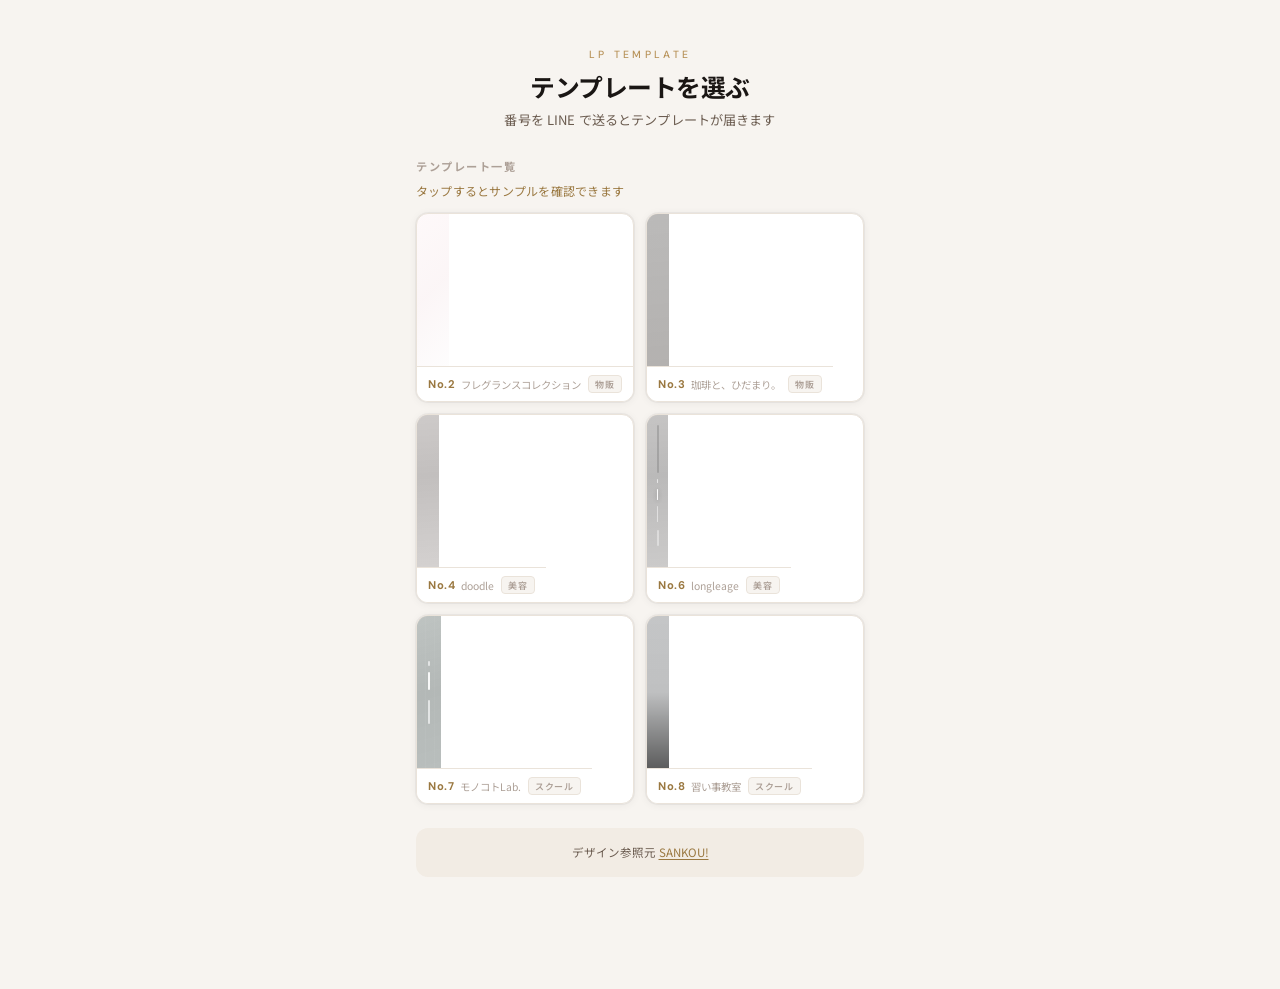
<file: index.html>
<!DOCTYPE html>
<html lang="ja">
<head>
  <meta charset="UTF-8">
  <meta name="viewport" content="width=device-width, initial-scale=1.0, viewport-fit=cover">
  <meta name="theme-color" content="#F7F4F0">
  <title>LP テンプレート選択</title>
  <link rel="preconnect" href="https://fonts.googleapis.com">
  <link rel="preconnect" href="https://fonts.gstatic.com" crossorigin>
  <link href="https://fonts.googleapis.com/css2?family=Noto+Sans+JP:wght@300;400;500;700&family=DM+Sans:wght@300;400;500;700&display=swap" rel="stylesheet">
  <link rel="stylesheet" href="css/style.css">
</head>
<body>

  <div class="page">

    <!-- ヘッダー -->
    <header class="header">
      <span class="header-eyebrow">LP TEMPLATE</span>
      <h1 class="header-title">テンプレートを選ぶ</h1>
      <p class="header-sub">番号を LINE で送るとテンプレートが届きます</p>
    </header>

    <!-- テンプレート一覧 -->
    <section class="section">
      <p class="section-label">テンプレート一覧</p>
      <p class="templates-hint">タップするとサンプルを確認できます</p>
      <div class="templates-grid" id="templates-grid"></div>
    </section>

    <!-- デザイン参照元 -->
    <section class="section section-note">
      <div class="note-card">
        <p class="note-source">
          デザイン参照元
          <a href="https://sankoudesign.com/" target="_blank" rel="noopener noreferrer" class="note-link">SANKOU!</a>
        </p>
      </div>
    </section>

    <!-- アクションバー（画面下固定） -->
    <div class="action-bar" id="action-bar" hidden>
      <div class="action-num">
        <span class="action-num-label">選択中</span>
        <span class="action-num-value" id="action-num-value">—</span>
      </div>
      <button type="button" class="btn-preview-open" id="btn-preview-open">サンプルを見る</button>
      <a class="btn-line" id="btn-line" href="#" target="_blank" rel="noopener noreferrer">
        <span class="btn-line-icon"></span>
        <span>LINE で送る</span>
      </a>
    </div>

  </div>

  <!-- モーダル（ボトムシート） -->
  <div class="modal" id="modal" hidden aria-modal="true" role="dialog" aria-label="サンプル LP プレビュー">
    <div class="modal-backdrop" id="modal-backdrop"></div>
    <div class="modal-sheet" id="modal-sheet">

      <div class="modal-handle"></div>

      <div class="modal-header">
        <div class="modal-header-info">
          <span class="modal-num" id="modal-num">No.1</span>
          <span class="modal-name" id="modal-name"></span>
        </div>
        <button type="button" class="modal-close" id="modal-close" aria-label="閉じる">
          <span class="modal-close-icon"></span>
        </button>
      </div>

      <div class="modal-body">
        <div class="modal-loading" id="modal-loading">
          <div class="loading-spinner"></div>
          <p>読み込み中…</p>
        </div>
        <iframe
          id="modal-iframe"
          class="modal-iframe"
          src="about:blank"
          title="LP サンプルプレビュー"
          scrolling="yes"
          loading="lazy"
        ></iframe>
      </div>

      <div class="modal-footer">
        <p class="modal-footer-note">この番号を LINE で送ると案内が届きます</p>
        <a class="btn-line-modal" id="btn-line-modal" href="#" target="_blank" rel="noopener noreferrer">
          <span class="btn-line-icon"></span>
          <span id="btn-line-modal-text">LINE で送る</span>
        </a>
      </div>

    </div>
  </div>

  <script src="js/app.js"></script>
</body>
</html>
</file>
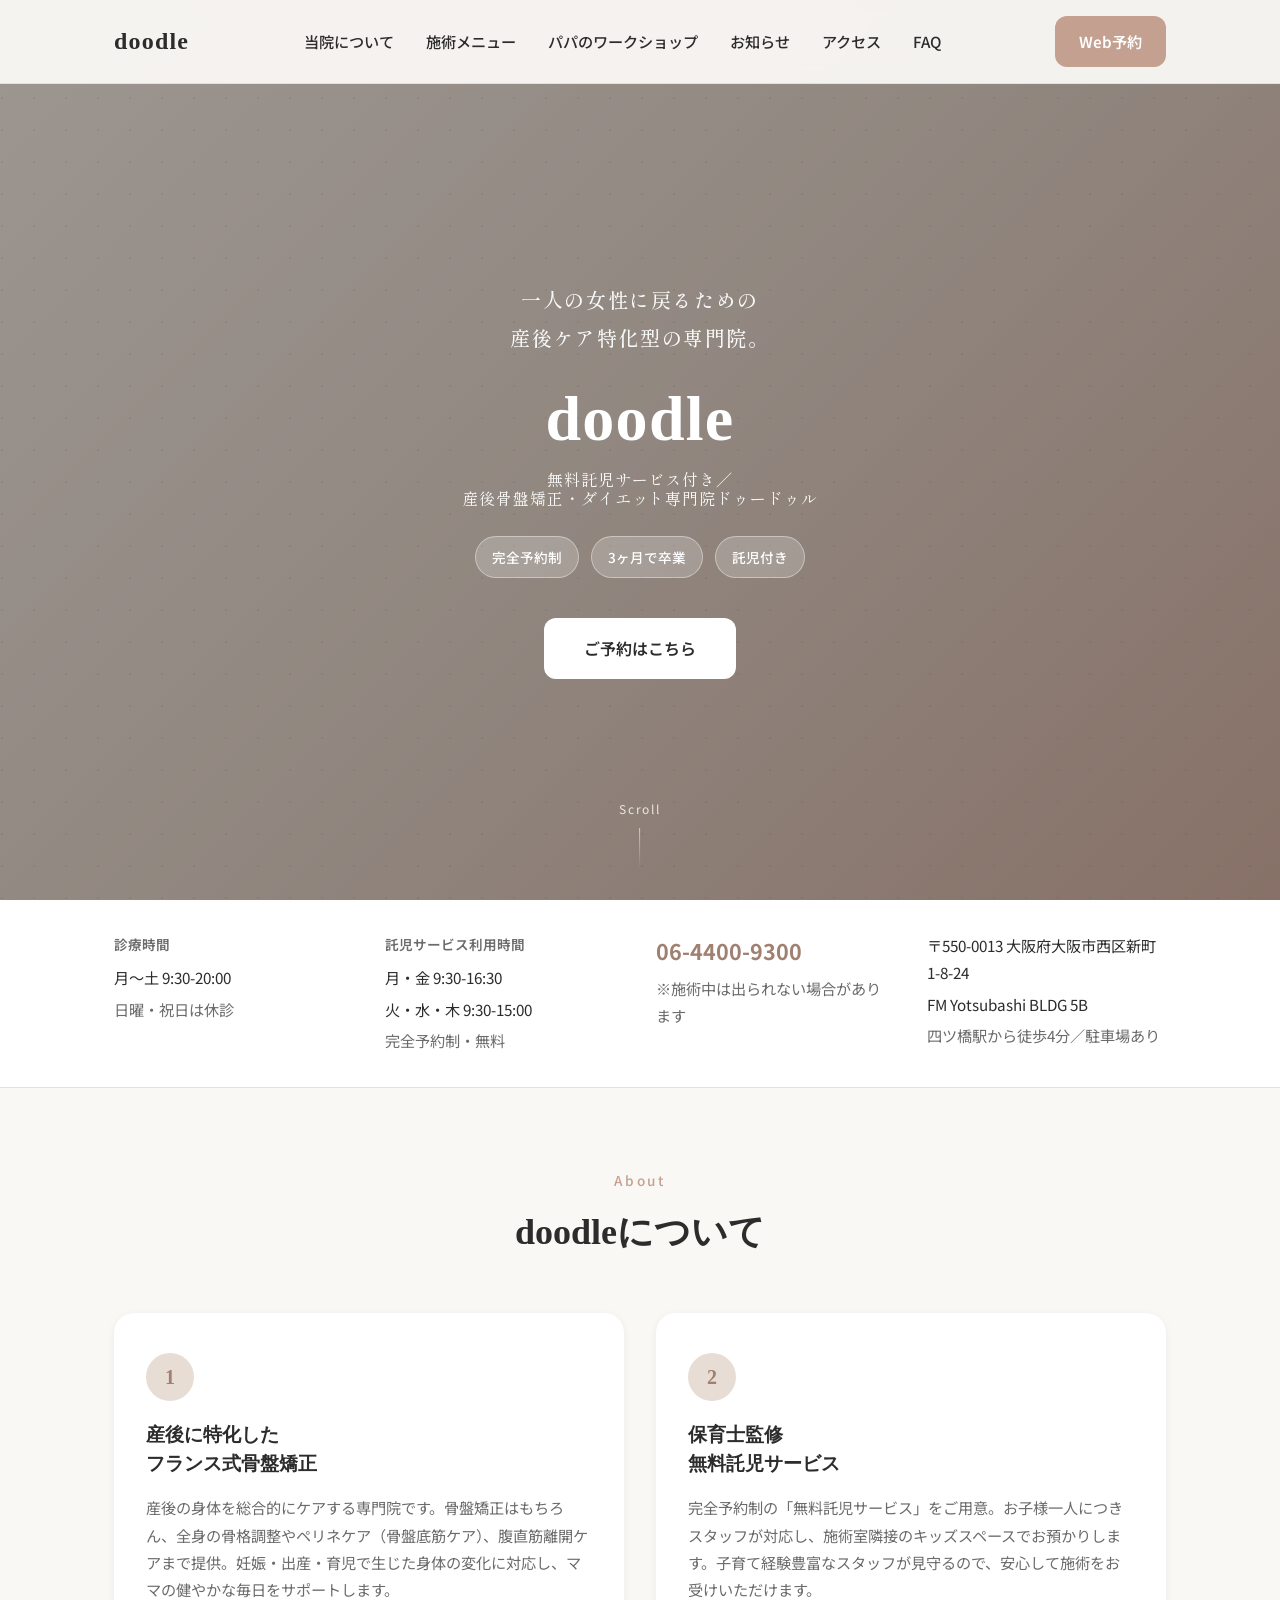
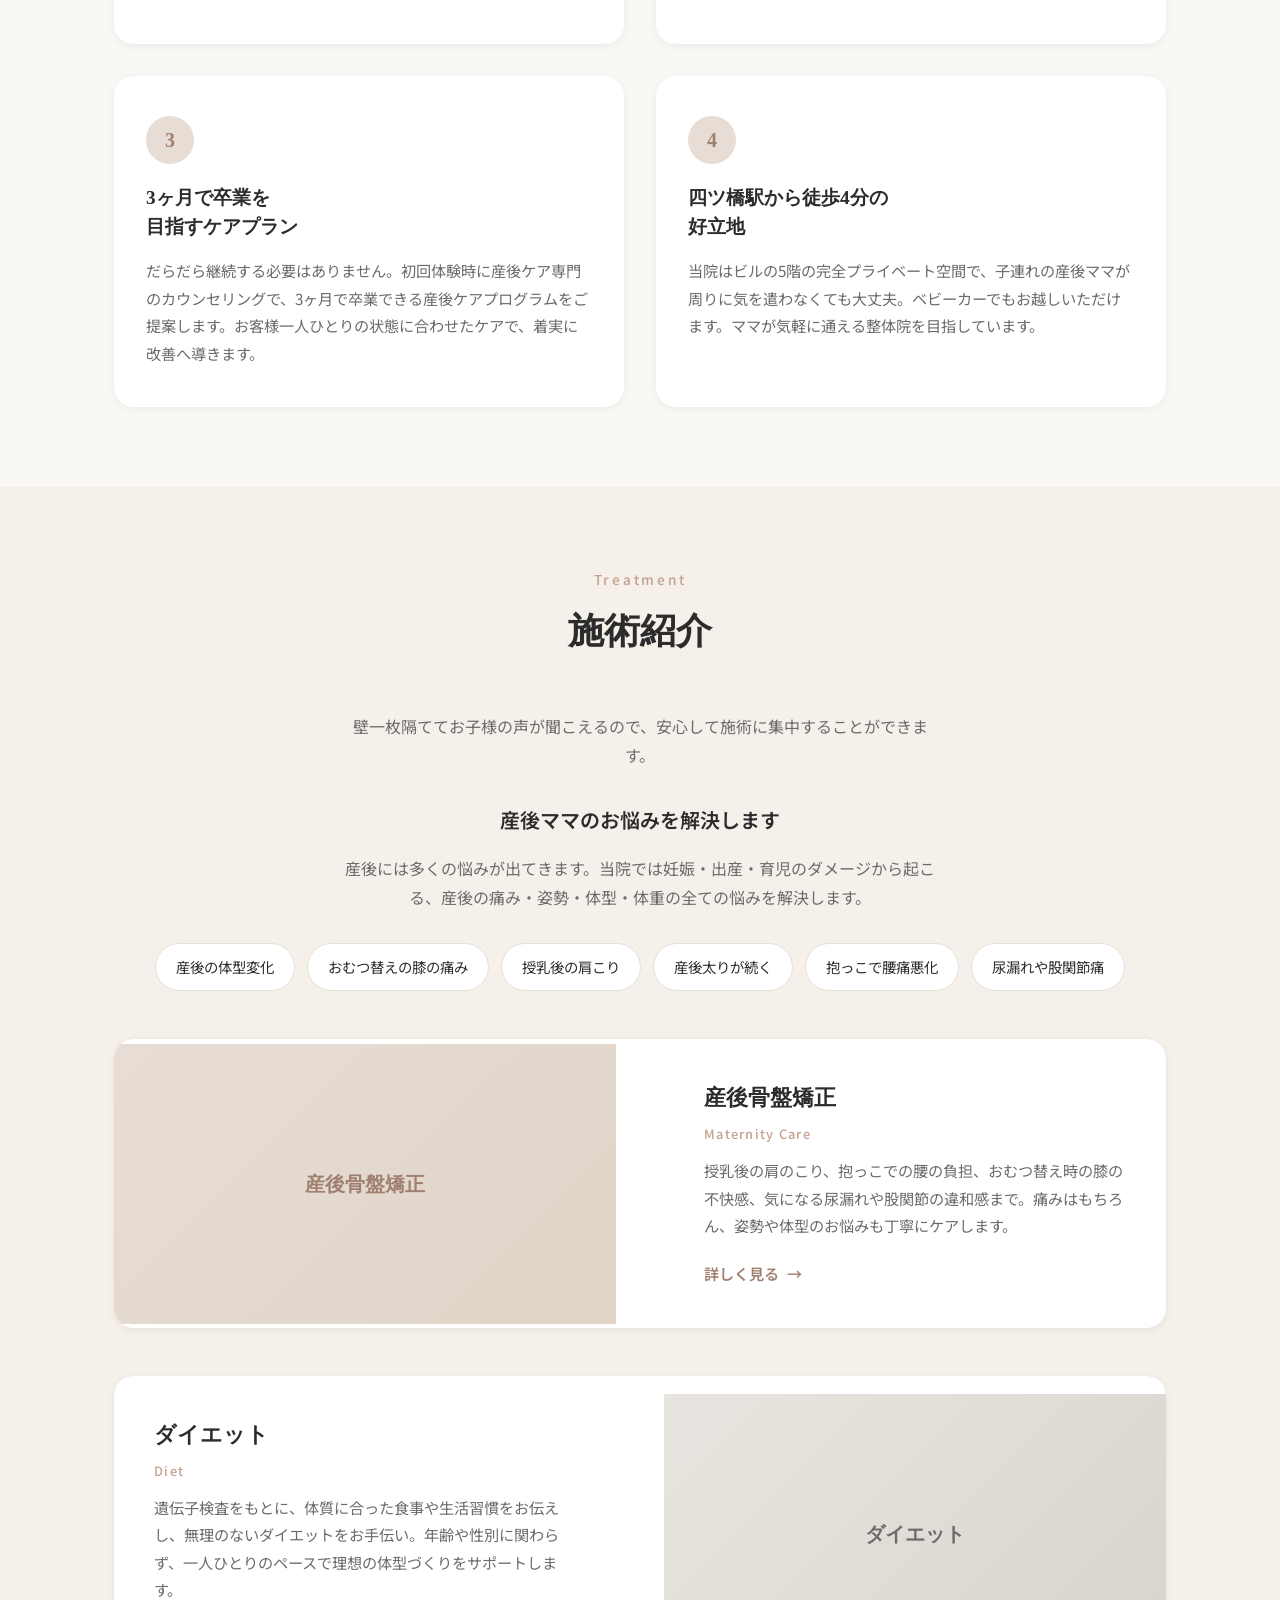
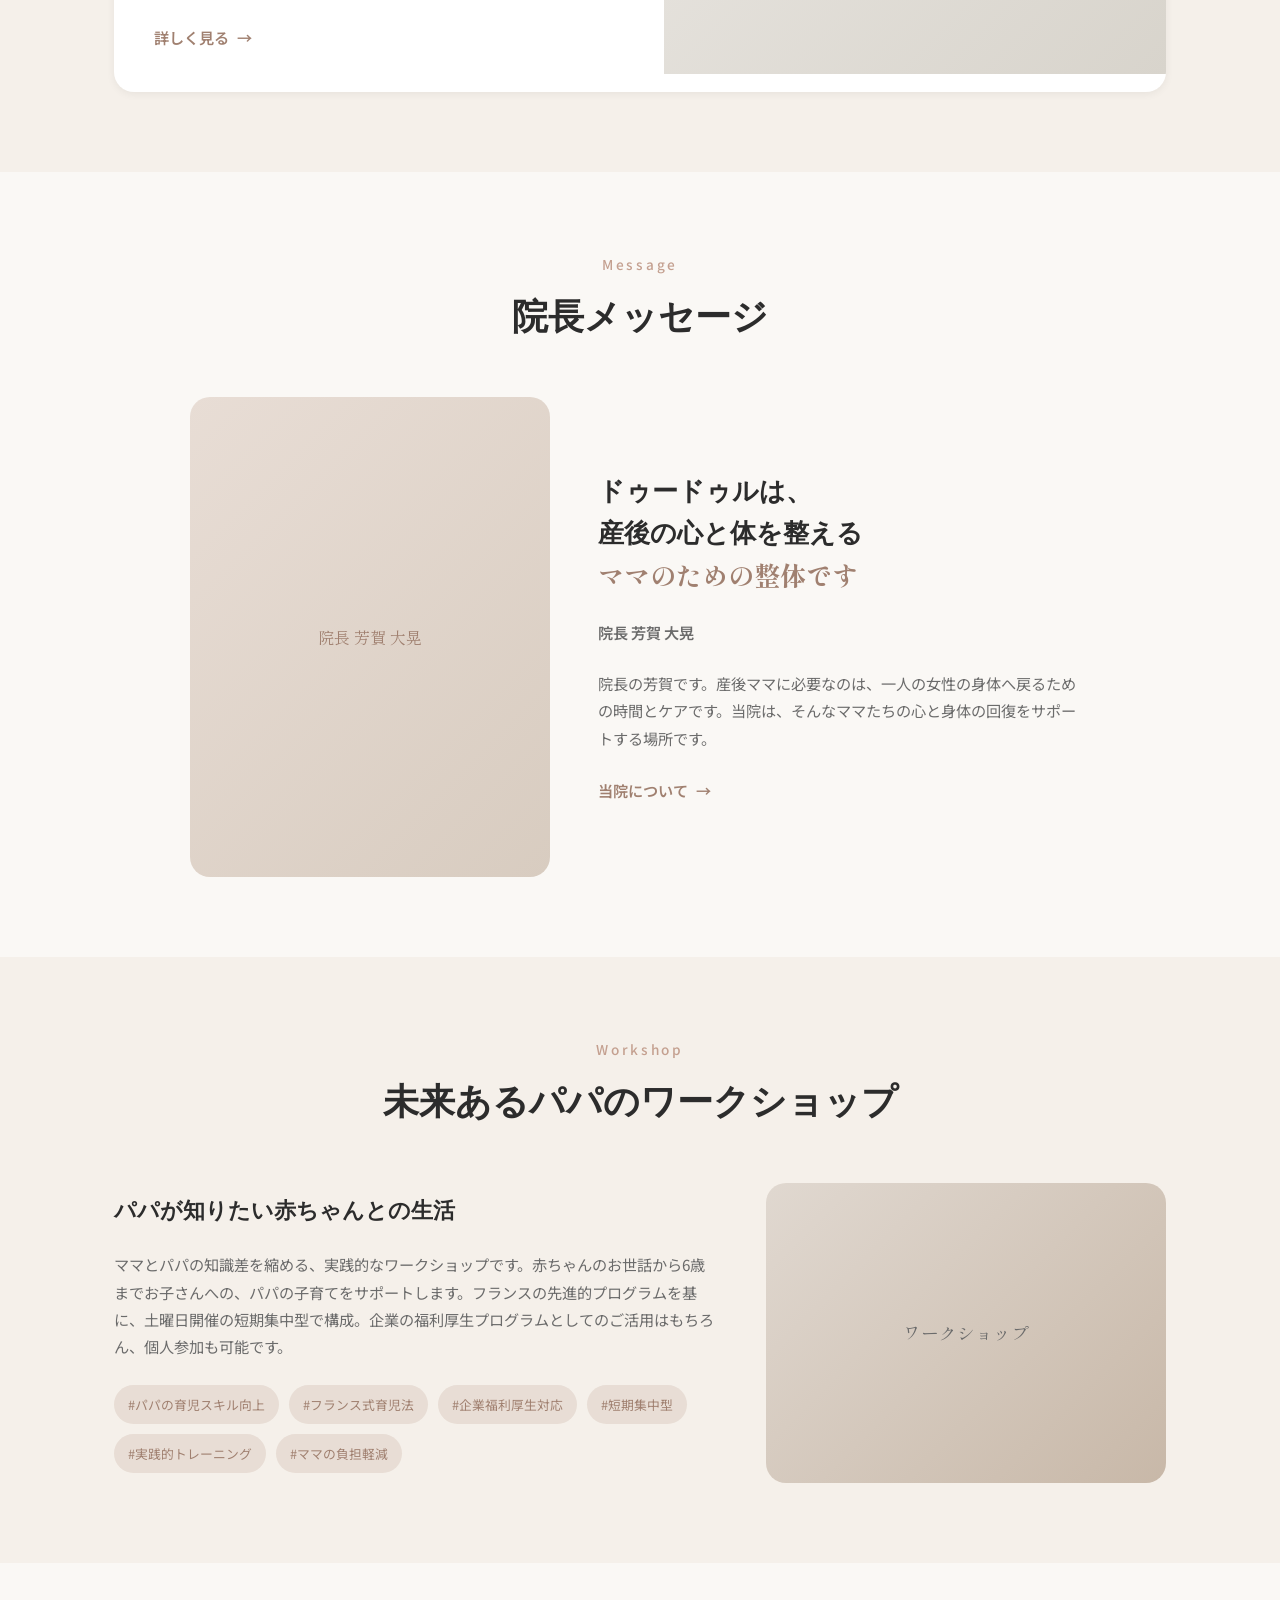
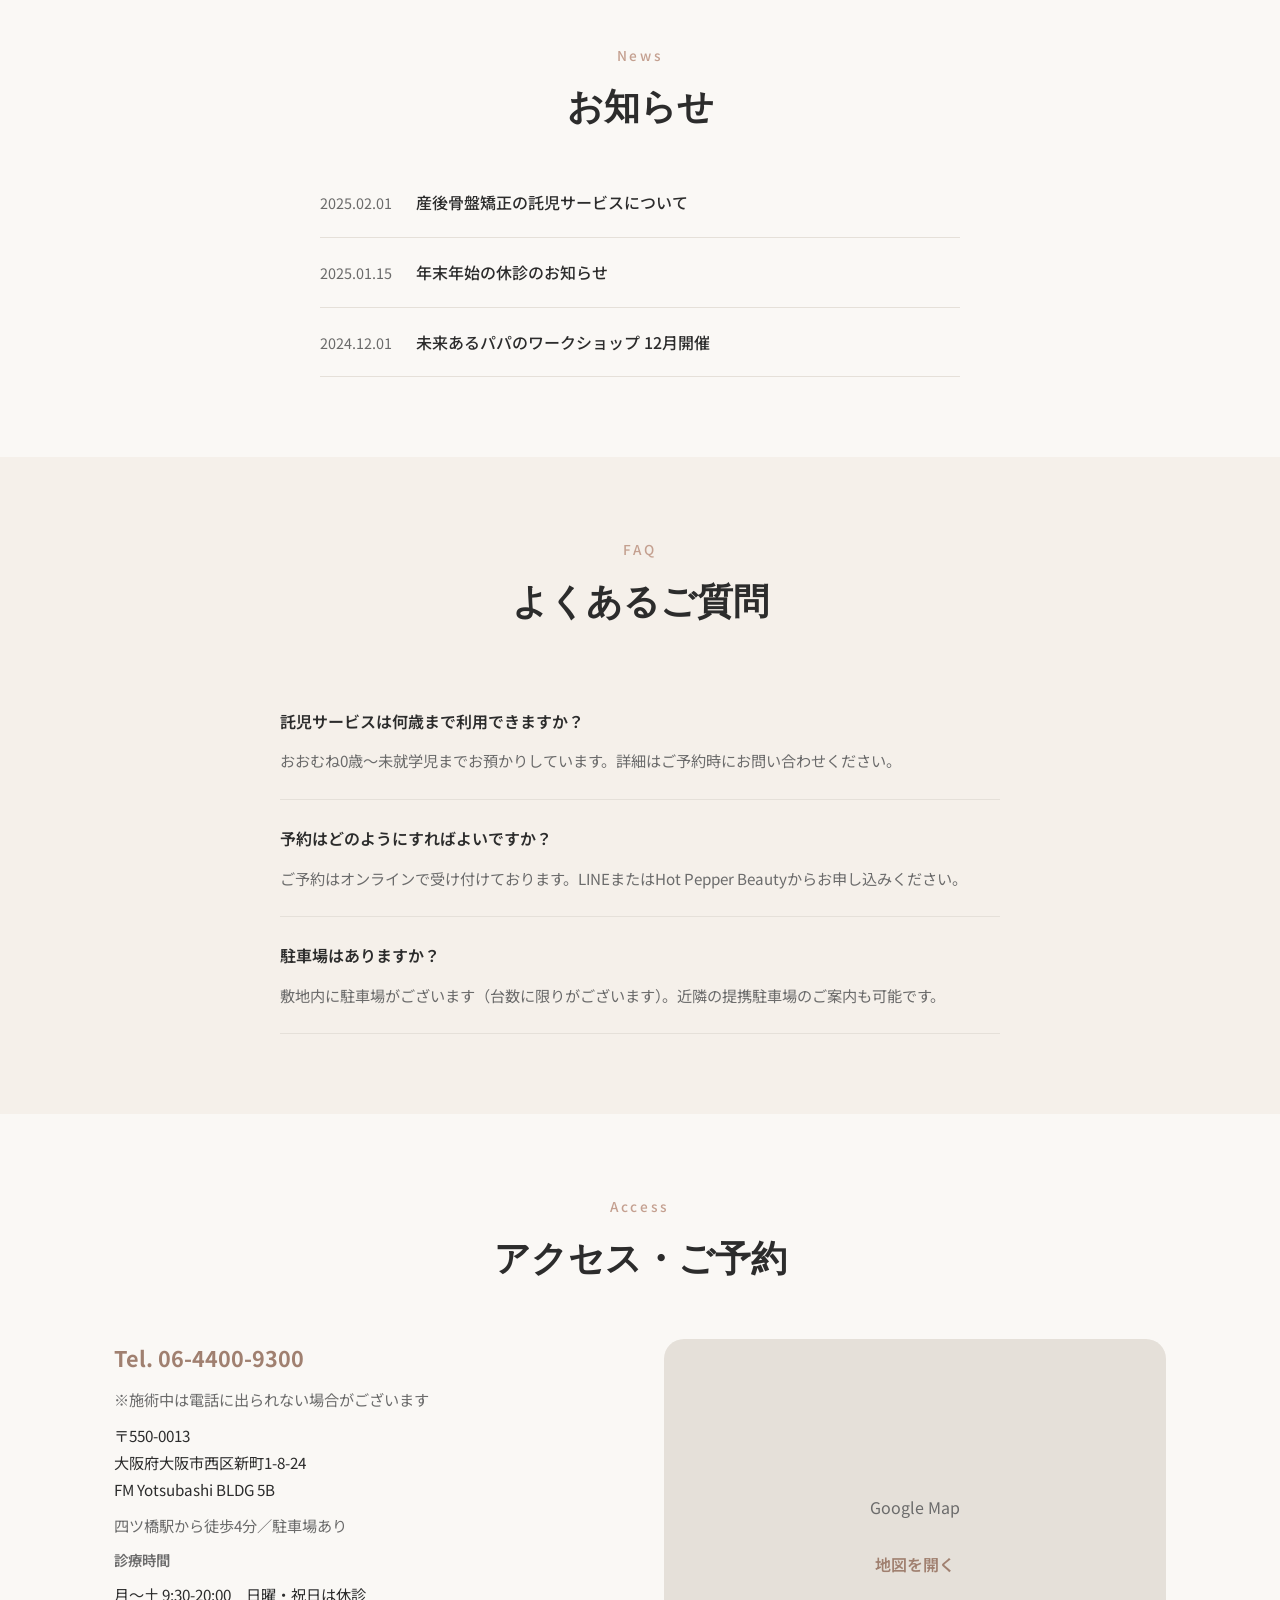
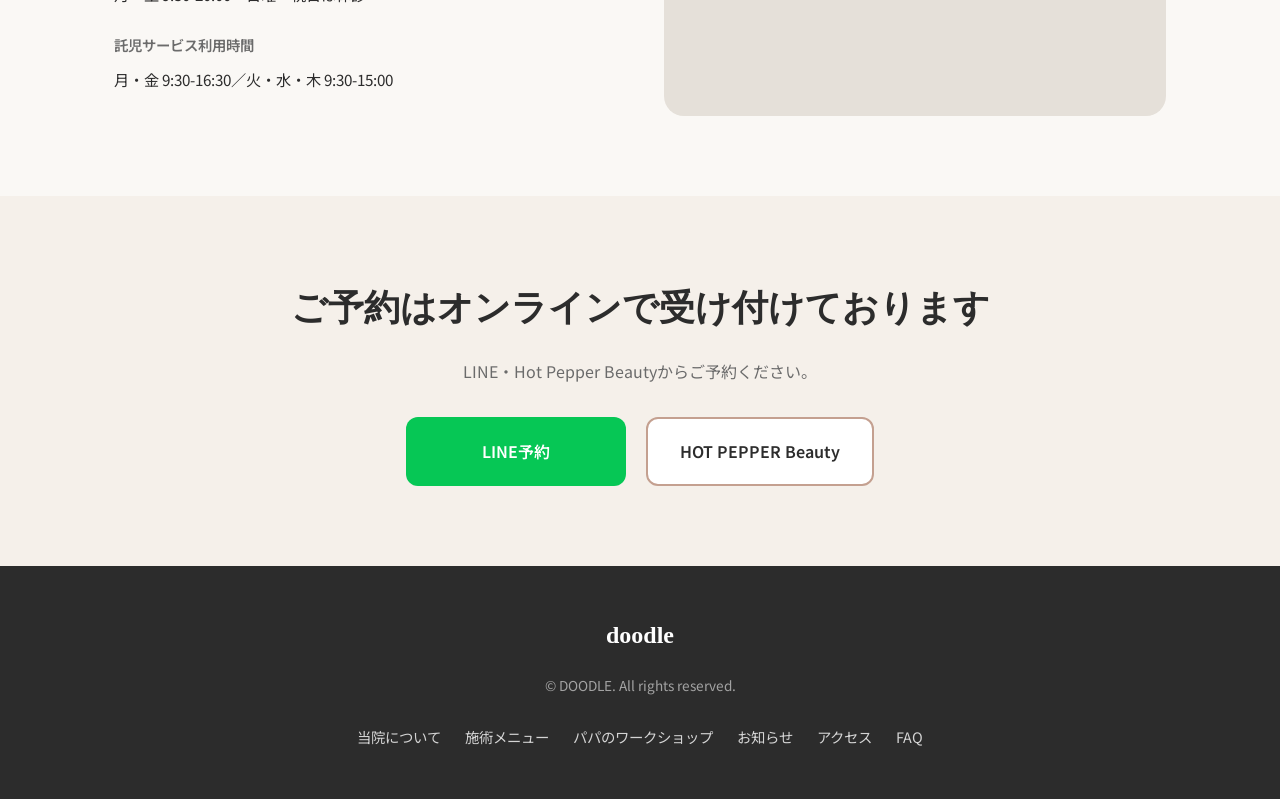
<file: templates/biyou-doodle/index.html>
<!DOCTYPE html>
<html lang="ja">
<head>
  <meta charset="UTF-8">
  <meta name="viewport" content="width=device-width, initial-scale=1.0">
  <meta name="description" content="doodle｜赤ちゃんと通える産後骨盤矯正・ダイエット専門院。無料託児・完全予約制・3ヶ月で卒業を目指すケアプラン。心斎橋・四ツ橋駅から徒歩3分。">
  <title>doodle｜赤ちゃんと通える産後骨盤矯正・ダイエット専門院</title>
  <link rel="icon" href="data:image/svg+xml,<svg xmlns='http://www.w3.org/2000/svg' viewBox='0 0 32 32'><rect width='32' height='32' fill='%23c4a090' rx='6'/><text x='16' y='22' font-family='serif' font-size='18' font-weight='bold' fill='%23fff' text-anchor='middle'>d</text></svg>">
  <link rel="preconnect" href="https://fonts.googleapis.com">
  <link rel="preconnect" href="https://fonts.gstatic.com" crossorigin>
  <link href="https://fonts.googleapis.com/css2?family=Noto+Sans+JP:wght@300;400;500;600;700&family=Shippori+Mincho:wght@400;500;600;700&display=swap" rel="stylesheet">
  <link rel="stylesheet" href="styles.css">
</head>
<body>
  <a href="#main" class="skip-link">メインコンテンツへスキップ</a>
  <!-- ヘッダー -->
  <header class="header" id="header">
    <div class="header-inner">
      <a href="#" class="logo">doodle</a>
      <nav class="nav" aria-label="メインメニュー">
        <ul class="nav-list">
          <li><a href="#about">当院について</a></li>
          <li><a href="#treatment">施術メニュー</a></li>
          <li><a href="#workshop">パパのワークショップ</a></li>
          <li><a href="#news">お知らせ</a></li>
          <li><a href="#access">アクセス</a></li>
          <li><a href="#faq">FAQ</a></li>
        </ul>
      </nav>
      <div class="header-cta">
        <a href="#reserve" class="btn btn-primary">Web予約</a>
      </div>
      <button type="button" class="hamburger" aria-label="メニューを開く" aria-expanded="false">
        <span></span>
        <span></span>
        <span></span>
      </button>
    </div>
    <div class="header-drawer">
      <nav class="drawer-nav">
        <ul>
          <li><a href="#about">当院について</a></li>
          <li><a href="#treatment">施術メニュー</a></li>
          <li><a href="#workshop">パパのワークショップ</a></li>
          <li><a href="#news">お知らせ</a></li>
          <li><a href="#access">アクセス</a></li>
          <li><a href="#faq">FAQ</a></li>
          <li><a href="#reserve" class="btn btn-primary">Web予約</a></li>
        </ul>
      </nav>
    </div>
  </header>

  <main id="main">
    <!-- ヒーロー -->
    <section class="hero">
      <div class="hero-bg">
        <div class="hero-overlay"></div>
        <div class="hero-pattern"></div>
      </div>
      <div class="hero-content">
        <p class="hero-catch">一人の女性に戻るための<br>産後ケア特化型の専門院。</p>
        <h1 class="hero-title">
          <span class="hero-logo">doodle</span>
          <span class="hero-sub">無料託児サービス付き／<br>産後骨盤矯正・ダイエット専門院ドゥードゥル</span>
        </h1>
        <div class="hero-badges">
          <span class="badge">完全予約制</span>
          <span class="badge">3ヶ月で卒業</span>
          <span class="badge">託児付き</span>
        </div>
        <a href="#reserve" class="btn btn-hero">ご予約はこちら</a>
      </div>
      <div class="hero-scroll">
        <span>Scroll</span>
        <div class="scroll-line"></div>
      </div>
    </section>

    <!-- 診療・託児バー -->
    <section class="info-bar">
      <div class="container">
        <div class="info-bar-grid">
          <div class="info-item">
            <h3>診療時間</h3>
            <p>月～土 9:30-20:00</p>
            <p class="muted">日曜・祝日は休診</p>
          </div>
          <div class="info-item">
            <h3>託児サービス利用時間</h3>
            <p>月・金 9:30-16:30</p>
            <p>火・水・木 9:30-15:00</p>
            <p class="muted">完全予約制・無料</p>
          </div>
          <div class="info-item info-tel">
            <p class="tel-num"><a href="tel:06-4400-9300">06-4400-9300</a></p>
            <p class="muted">※施術中は出られない場合があります</p>
          </div>
          <div class="info-item info-address">
            <p>〒550-0013 大阪府大阪市西区新町1-8-24</p>
            <p>FM Yotsubashi BLDG 5B</p>
            <p class="muted">四ツ橋駅から徒歩4分／駐車場あり</p>
          </div>
        </div>
      </div>
    </section>

    <!-- About 当院について -->
    <section class="section section-about" id="about">
      <div class="container">
        <h2 class="section-title">
          <span class="section-title-en">About</span>
          doodleについて
        </h2>
        <div class="about-cards">
          <article class="about-card">
            <div class="about-card-icon">
              <span class="icon-circle">1</span>
            </div>
            <h3>産後に特化した<br>フランス式骨盤矯正</h3>
            <p>産後の身体を総合的にケアする専門院です。骨盤矯正はもちろん、全身の骨格調整やペリネケア（骨盤底筋ケア）、腹直筋離開ケアまで提供。妊娠・出産・育児で生じた身体の変化に対応し、ママの健やかな毎日をサポートします。</p>
          </article>
          <article class="about-card">
            <div class="about-card-icon">
              <span class="icon-circle">2</span>
            </div>
            <h3>保育士監修<br>無料託児サービス</h3>
            <p>完全予約制の「無料託児サービス」をご用意。お子様一人につきスタッフが対応し、施術室隣接のキッズスペースでお預かりします。子育て経験豊富なスタッフが見守るので、安心して施術をお受けいただけます。</p>
          </article>
          <article class="about-card">
            <div class="about-card-icon">
              <span class="icon-circle">3</span>
            </div>
            <h3>3ヶ月で卒業を<br>目指すケアプラン</h3>
            <p>だらだら継続する必要はありません。初回体験時に産後ケア専門のカウンセリングで、3ヶ月で卒業できる産後ケアプログラムをご提案します。お客様一人ひとりの状態に合わせたケアで、着実に改善へ導きます。</p>
          </article>
          <article class="about-card">
            <div class="about-card-icon">
              <span class="icon-circle">4</span>
            </div>
            <h3>四ツ橋駅から徒歩4分の<br>好立地</h3>
            <p>当院はビルの5階の完全プライベート空間で、子連れの産後ママが周りに気を遣わなくても大丈夫。ベビーカーでもお越しいただけます。ママが気軽に通える整体院を目指しています。</p>
          </article>
        </div>
      </div>
    </section>

    <!-- 施術メニュー -->
    <section class="section section-treatment" id="treatment">
      <div class="container">
        <h2 class="section-title">
          <span class="section-title-en">Treatment</span>
          施術紹介
        </h2>
        <p class="section-lead">壁一枚隔ててお子様の声が聞こえるので、安心して施術に集中することができます。</p>
        <h3 class="subsection-title">産後ママのお悩みを解決します</h3>
        <p class="section-lead">産後には多くの悩みが出てきます。当院では妊娠・出産・育児のダメージから起こる、産後の痛み・姿勢・体型・体重の全ての悩みを解決します。</p>
        <ul class="complaint-tags">
          <li>産後の体型変化</li>
          <li>おむつ替えの膝の痛み</li>
          <li>授乳後の肩こり</li>
          <li>産後太りが続く</li>
          <li>抱っこで腰痛悪化</li>
          <li>尿漏れや股関節痛</li>
        </ul>
        <div class="treatment-cards">
          <article class="treatment-card">
            <div class="treatment-card-visual">
              <div class="treatment-placeholder">
                <span>産後骨盤矯正</span>
              </div>
            </div>
            <div class="treatment-card-body">
              <h4>産後骨盤矯正 <small>Maternity Care</small></h4>
              <p>授乳後の肩のこり、抱っこでの腰の負担、おむつ替え時の膝の不快感、気になる尿漏れや股関節の違和感まで。痛みはもちろん、姿勢や体型のお悩みも丁寧にケアします。</p>
              <a href="#reserve" class="link-arrow">詳しく見る</a>
            </div>
          </article>
          <article class="treatment-card">
            <div class="treatment-card-visual">
              <div class="treatment-placeholder treatment-placeholder-diet">
                <span>ダイエット</span>
              </div>
            </div>
            <div class="treatment-card-body">
              <h4>ダイエット <small>Diet</small></h4>
              <p>遺伝子検査をもとに、体質に合った食事や生活習慣をお伝えし、無理のないダイエットをお手伝い。年齢や性別に関わらず、一人ひとりのペースで理想の体型づくりをサポートします。</p>
              <a href="#reserve" class="link-arrow">詳しく見る</a>
            </div>
          </article>
        </div>
      </div>
    </section>

    <!-- 院長メッセージ -->
    <section class="section section-message" id="message">
      <div class="container">
        <h2 class="section-title">
          <span class="section-title-en">Message</span>
          院長メッセージ
        </h2>
        <div class="message-block">
          <div class="message-photo">
            <div class="message-placeholder">
              <span>院長 芳賀 大晃</span>
            </div>
          </div>
          <div class="message-content">
            <h3>ドゥードゥルは、<br>産後の心と体を整える<br><strong>ママのための整体です</strong></h3>
            <p class="message-name">院長 芳賀 大晃</p>
            <p>院長の芳賀です。産後ママに必要なのは、一人の女性の身体へ戻るための時間とケアです。当院は、そんなママたちの心と身体の回復をサポートする場所です。</p>
            <a href="#about" class="link-arrow">当院について</a>
          </div>
        </div>
      </div>
    </section>

    <!-- パパのワークショップ -->
    <section class="section section-workshop" id="workshop">
      <div class="container">
        <h2 class="section-title">
          <span class="section-title-en">Workshop</span>
          未来あるパパのワークショップ
        </h2>
        <div class="workshop-content">
          <div class="workshop-text">
            <h3>パパが知りたい赤ちゃんとの生活</h3>
            <p>ママとパパの知識差を縮める、実践的なワークショップです。赤ちゃんのお世話から6歳までお子さんへの、パパの子育てをサポートします。フランスの先進的プログラムを基に、土曜日開催の短期集中型で構成。企業の福利厚生プログラムとしてのご活用はもちろん、個人参加も可能です。</p>
            <ul class="workshop-tags">
              <li>#パパの育児スキル向上</li>
              <li>#フランス式育児法</li>
              <li>#企業福利厚生対応</li>
              <li>#短期集中型</li>
              <li>#実践的トレーニング</li>
              <li>#ママの負担軽減</li>
            </ul>
          </div>
          <div class="workshop-visual">
            <div class="workshop-placeholder">
              <span>ワークショップ</span>
            </div>
          </div>
        </div>
      </div>
    </section>

    <!-- お知らせ -->
    <section class="section section-news" id="news">
      <div class="container">
        <h2 class="section-title">
          <span class="section-title-en">News</span>
          お知らせ
        </h2>
        <ul class="news-list">
          <li>
            <time datetime="2025-02-01">2025.02.01</time>
            <a href="#">産後骨盤矯正の託児サービスについて</a>
          </li>
          <li>
            <time datetime="2025-01-15">2025.01.15</time>
            <a href="#">年末年始の休診のお知らせ</a>
          </li>
          <li>
            <time datetime="2024-12-01">2024.12.01</time>
            <a href="#">未来あるパパのワークショップ 12月開催</a>
          </li>
        </ul>
      </div>
    </section>

    <!-- FAQ -->
    <section class="section section-faq" id="faq">
      <div class="container">
        <h2 class="section-title">
          <span class="section-title-en">FAQ</span>
          よくあるご質問
        </h2>
        <dl class="faq-list">
          <div class="faq-item">
            <dt>託児サービスは何歳まで利用できますか？</dt>
            <dd>おおむね0歳～未就学児までお預かりしています。詳細はご予約時にお問い合わせください。</dd>
          </div>
          <div class="faq-item">
            <dt>予約はどのようにすればよいですか？</dt>
            <dd>ご予約はオンラインで受け付けております。LINEまたはHot Pepper Beautyからお申し込みください。</dd>
          </div>
          <div class="faq-item">
            <dt>駐車場はありますか？</dt>
            <dd>敷地内に駐車場がございます（台数に限りがございます）。近隣の提携駐車場のご案内も可能です。</dd>
          </div>
        </dl>
      </div>
    </section>

    <!-- アクセス・予約 -->
    <section class="section section-access" id="access">
      <div class="container">
        <h2 class="section-title">
          <span class="section-title-en">Access</span>
          アクセス・ご予約
        </h2>
        <div class="access-grid">
          <div class="access-info">
            <div class="access-address">
              <p class="access-tel"><a href="tel:06-4400-9300">Tel. 06-4400-9300</a></p>
              <p class="muted">※施術中は電話に出られない場合がございます</p>
              <p>〒550-0013<br>大阪府大阪市西区新町1-8-24<br>FM Yotsubashi BLDG 5B</p>
              <p class="muted">四ツ橋駅から徒歩4分／駐車場あり</p>
            </div>
            <div class="access-hours">
              <h4>診療時間</h4>
              <p>月～土 9:30-20:00　日曜・祝日は休診</p>
              <h4>託児サービス利用時間</h4>
              <p>月・金 9:30-16:30／火・水・木 9:30-15:00</p>
            </div>
          </div>
          <div class="access-map">
            <div class="map-placeholder">
              <p>Google Map</p>
              <a href="https://www.google.com/maps?q=大阪府大阪市西区新町1-8-24" target="_blank" rel="noopener">地図を開く</a>
            </div>
          </div>
        </div>
      </div>
    </section>

    <!-- CTA 予約 -->
    <section class="section section-reserve" id="reserve">
      <div class="container">
        <h2 class="section-title">ご予約はオンラインで受け付けております</h2>
        <p class="section-lead">LINE・Hot Pepper Beautyからご予約ください。</p>
        <div class="reserve-buttons">
          <a href="#" class="btn btn-reserve btn-line">LINE予約</a>
          <a href="#" class="btn btn-reserve btn-hpb">HOT PEPPER Beauty</a>
        </div>
      </div>
    </section>
  </main>

  <!-- フッター -->
  <footer class="footer">
    <div class="container">
      <div class="footer-inner">
        <a href="#" class="footer-logo">doodle</a>
        <p class="footer-copy">© DOODLE. All rights reserved.</p>
        <ul class="footer-links">
          <li><a href="#about">当院について</a></li>
          <li><a href="#treatment">施術メニュー</a></li>
          <li><a href="#workshop">パパのワークショップ</a></li>
          <li><a href="#news">お知らせ</a></li>
          <li><a href="#access">アクセス</a></li>
          <li><a href="#faq">FAQ</a></li>
        </ul>
      </div>
    </div>
  </footer>

  <script src="script.js"></script>
</body>
</html>
</file>
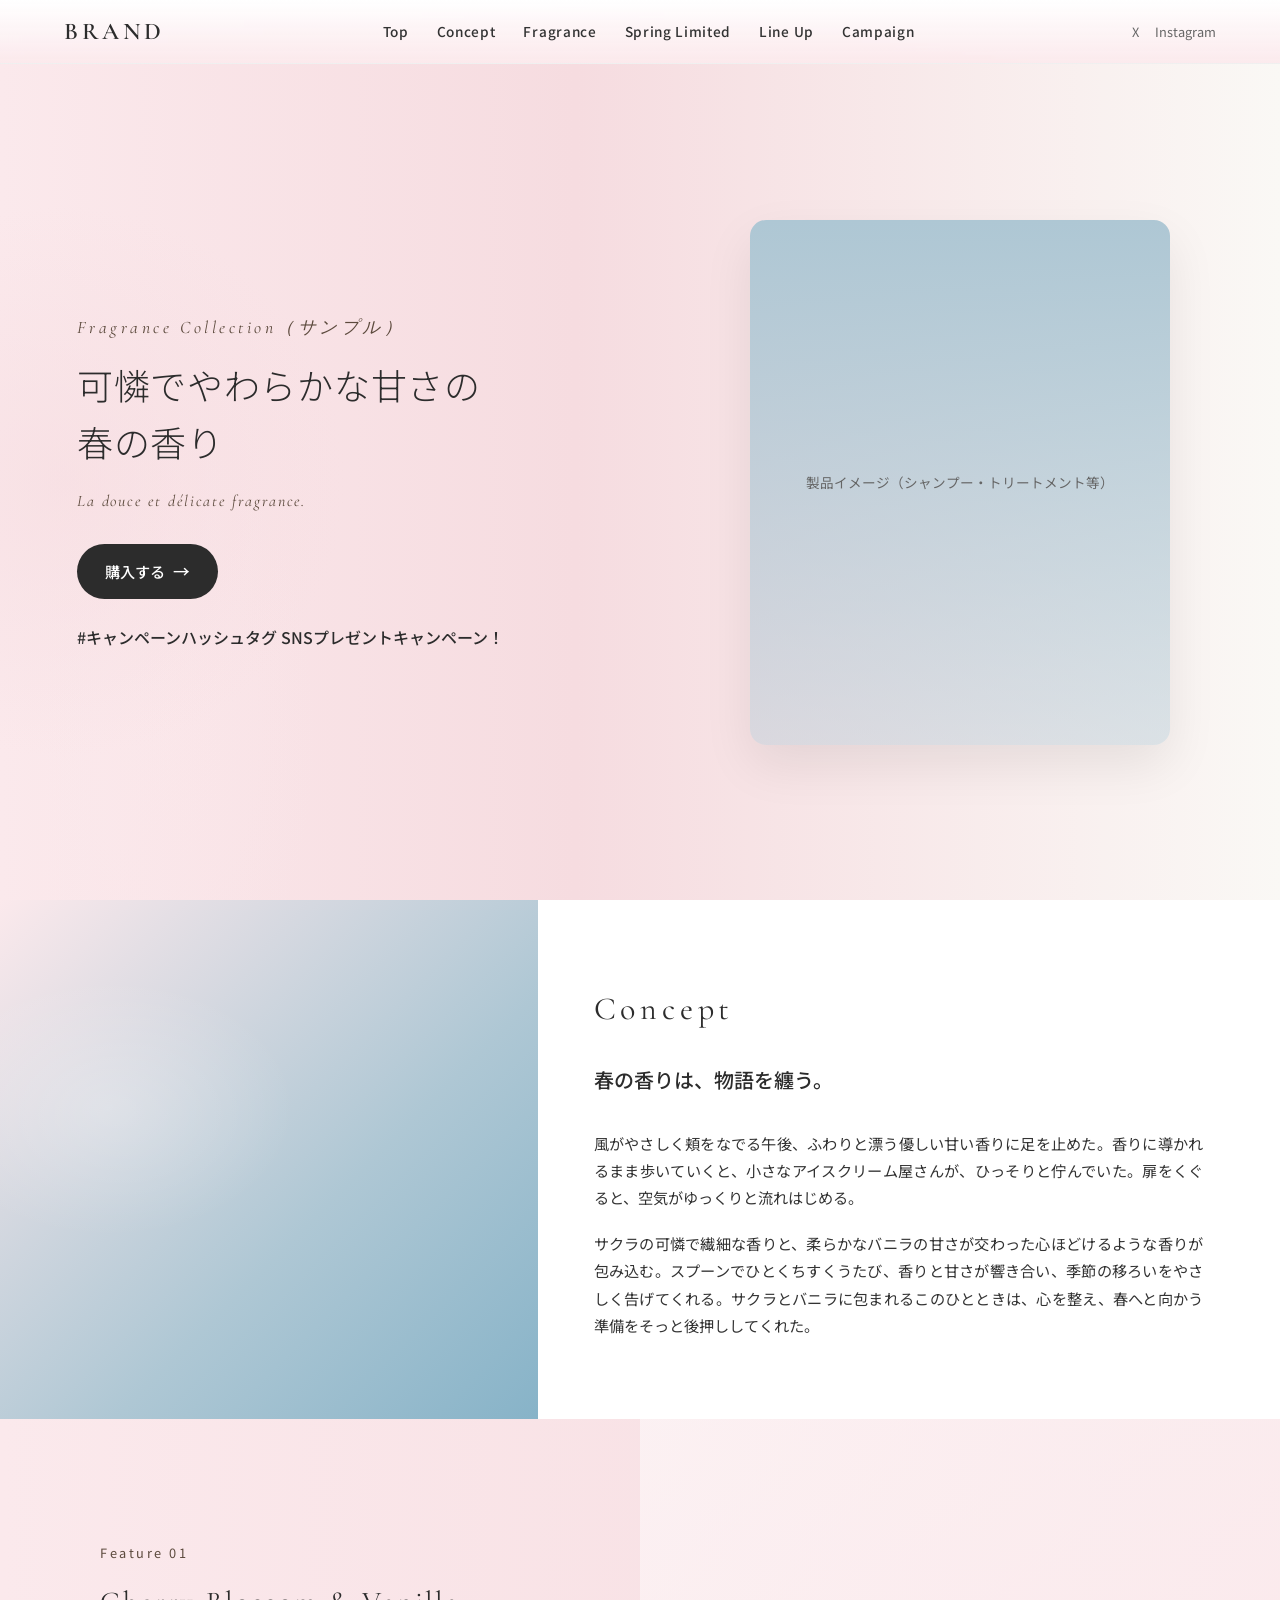
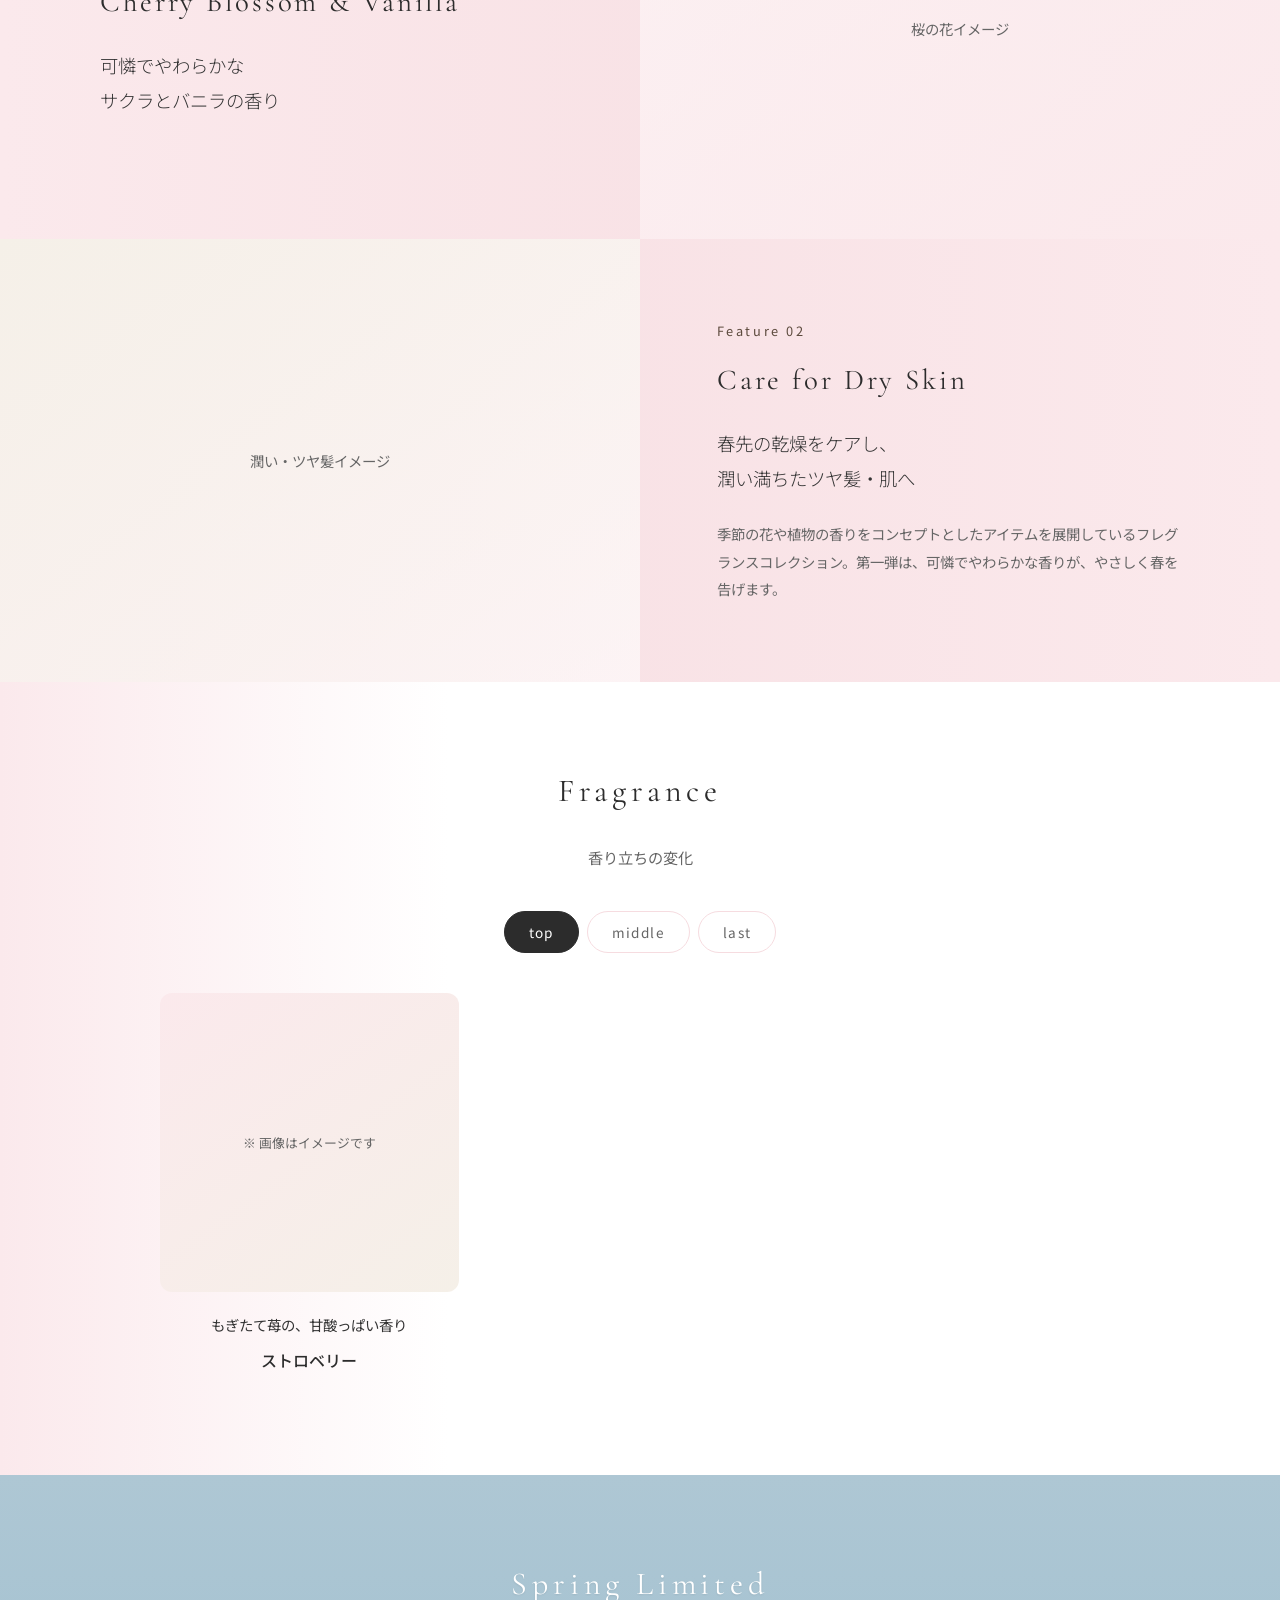
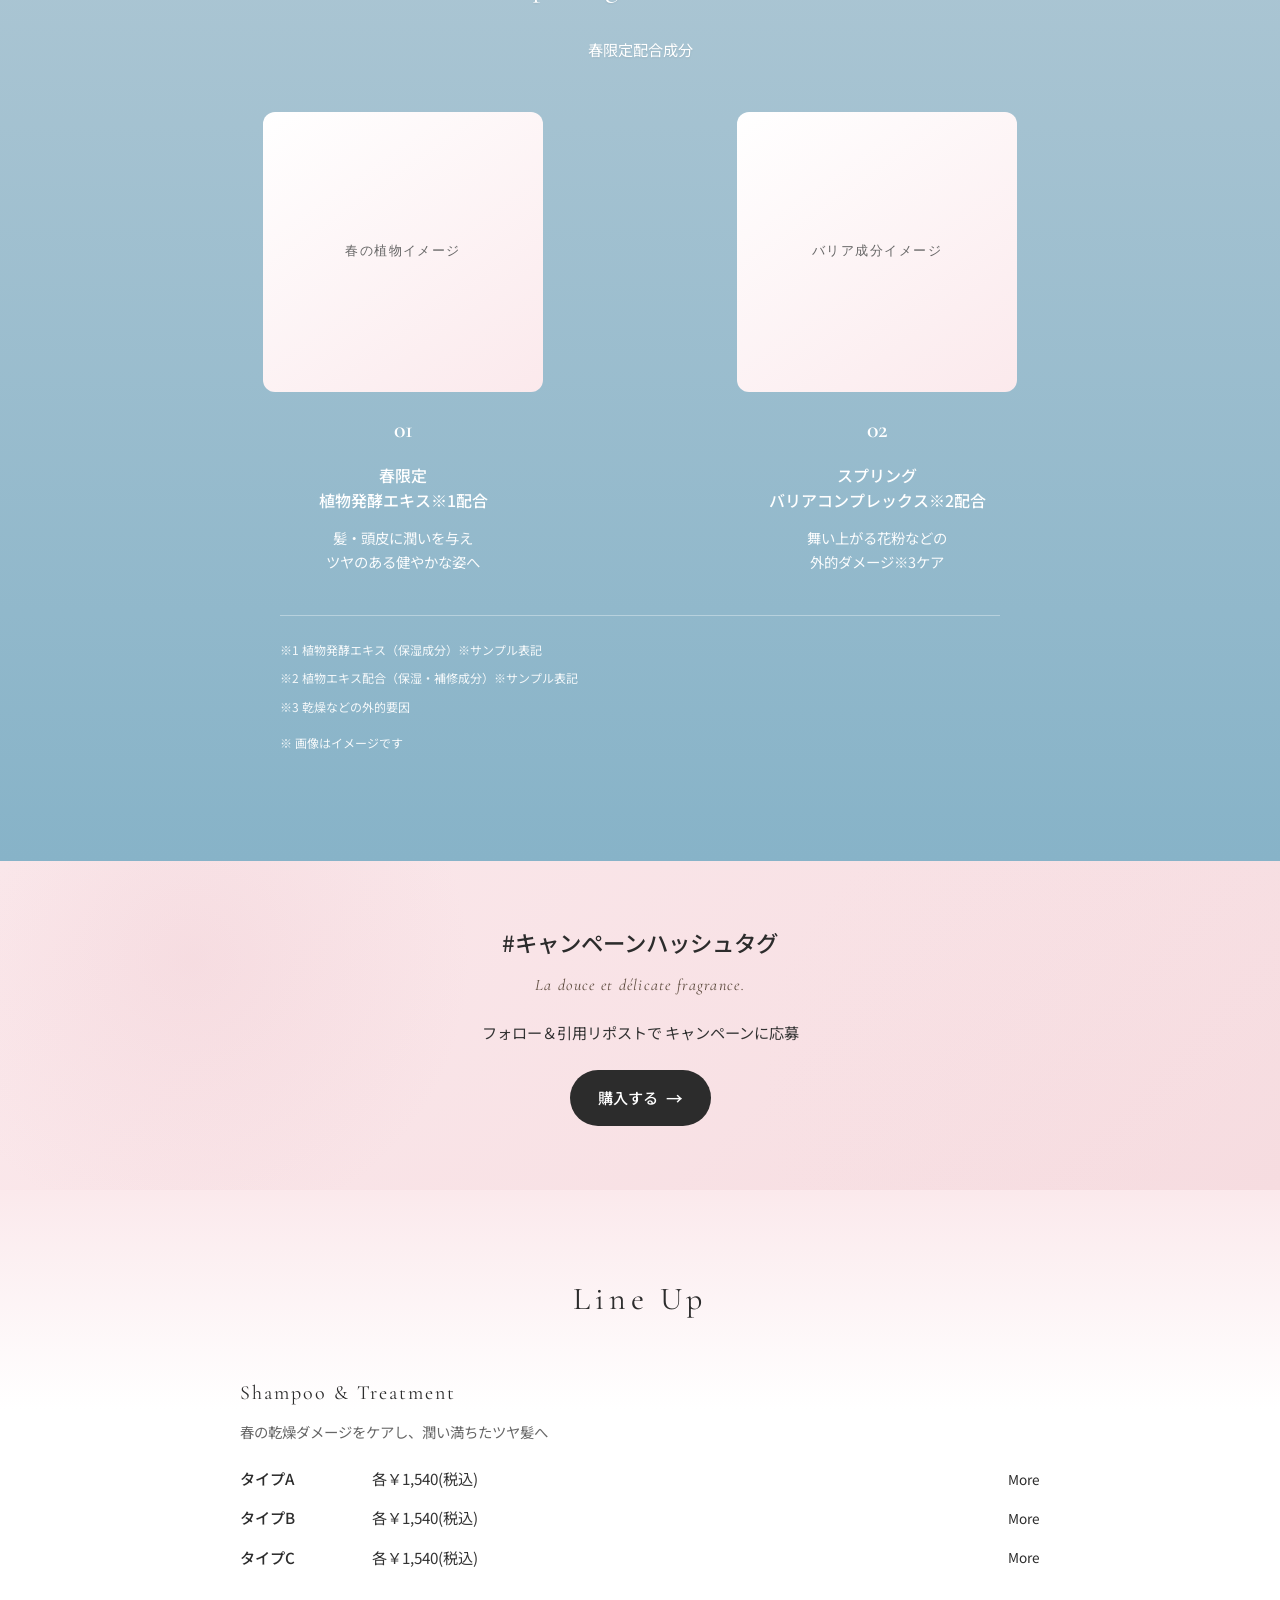
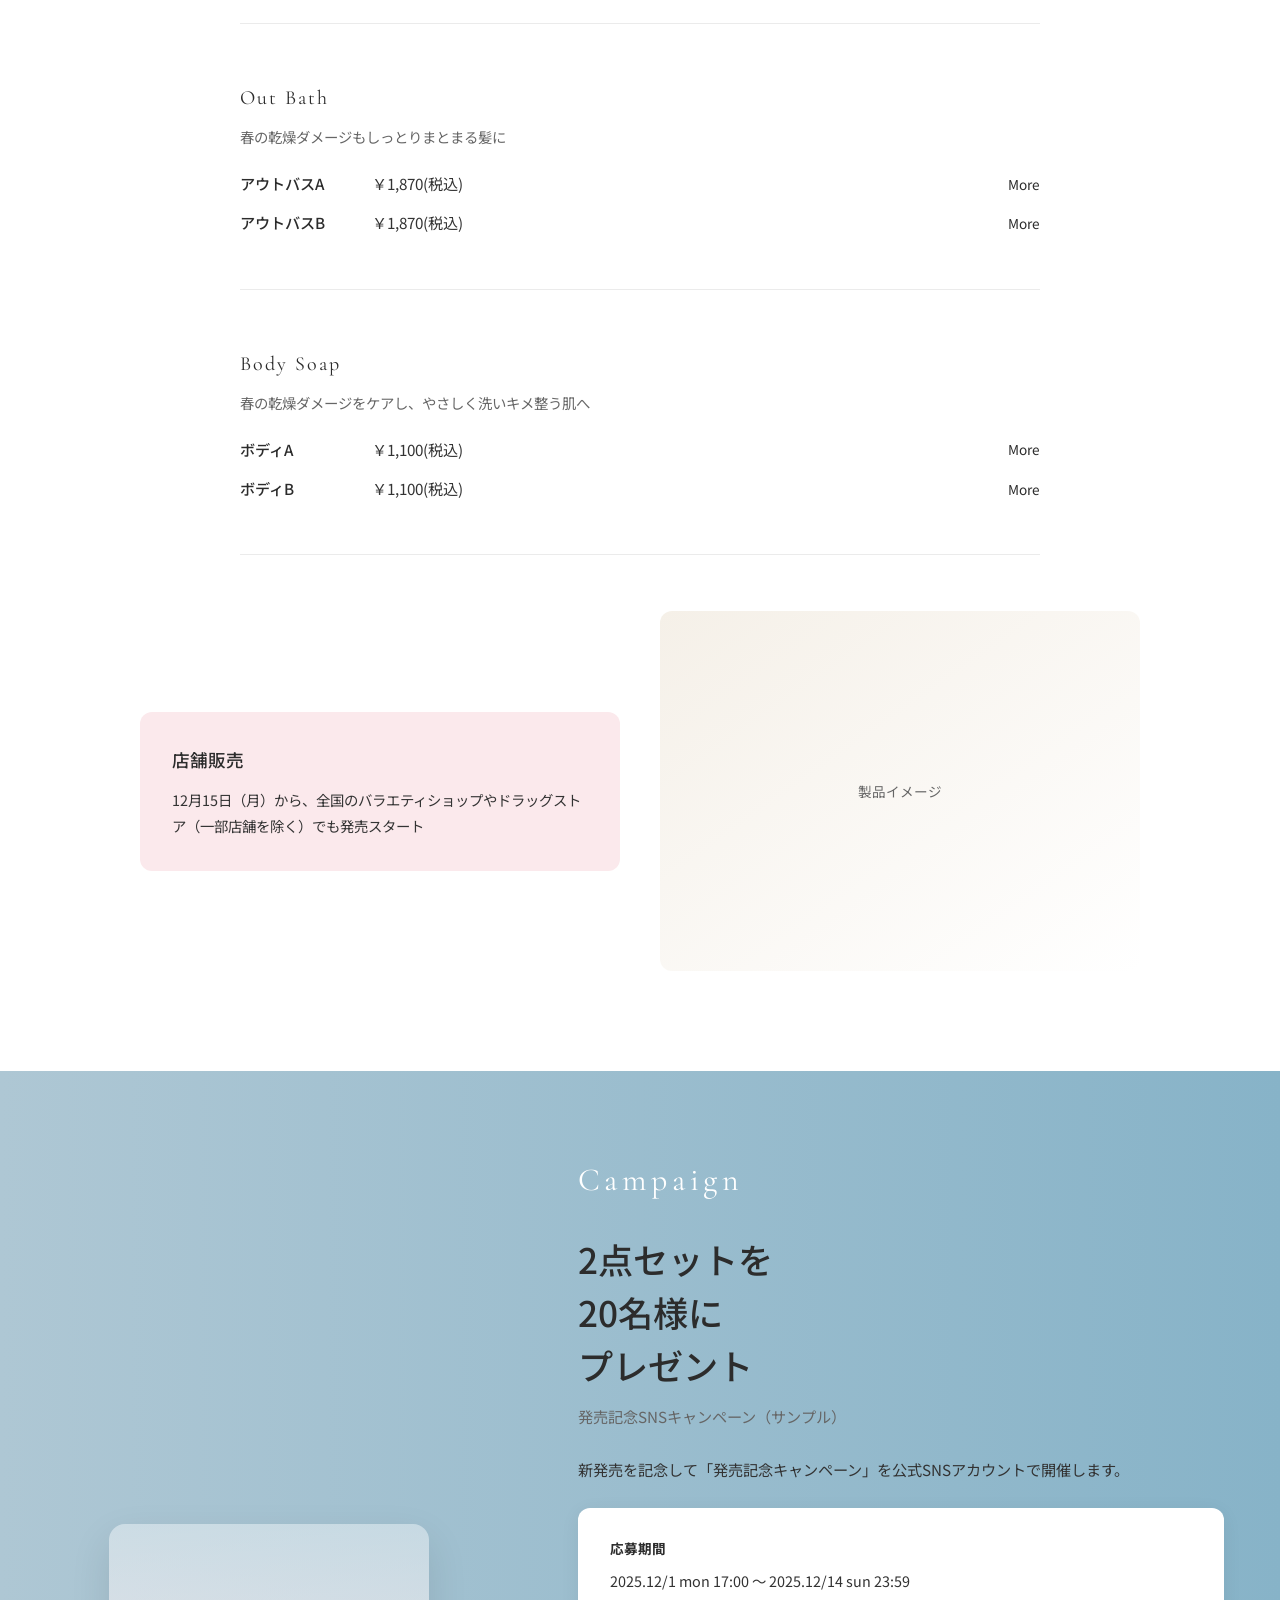
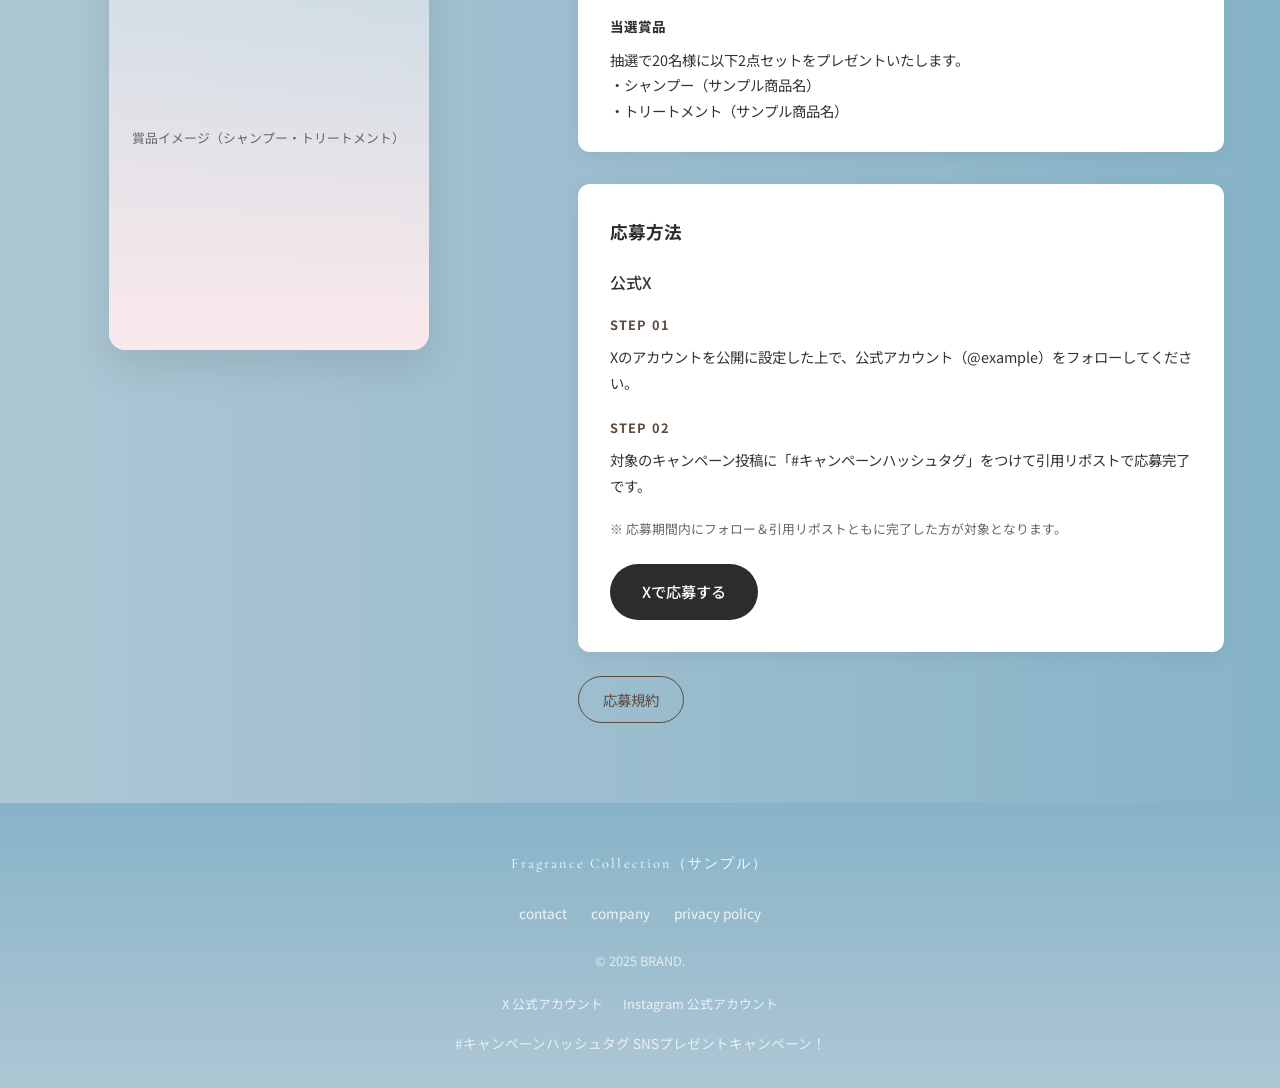
<file: templates/biyou/index.html>
<!DOCTYPE html>
<html lang="ja">
<head>
  <meta charset="UTF-8">
  <meta name="viewport" content="width=device-width, initial-scale=1.0">
  <title>サンプルLP | フレグランスコレクション</title>
  <link rel="stylesheet" href="styles.css">
  <link rel="preconnect" href="https://fonts.googleapis.com">
  <link rel="preconnect" href="https://fonts.gstatic.com" crossorigin>
  <link href="https://fonts.googleapis.com/css2?family=Cormorant+Garamond:ital,wght@0,400;0,600;1,400&family=Noto+Sans+JP:wght@300;400;500;700&display=swap" rel="stylesheet">
</head>
<body>
  <!-- ヘッダー -->
  <header class="header">
    <div class="header-inner">
      <h1 class="logo">BRAND</h1>
      <nav class="nav">
        <a href="#top">Top</a>
        <a href="#concept">Concept</a>
        <a href="#fragrance">Fragrance</a>
        <a href="#spring-limited">Spring Limited</a>
        <a href="#lineup">Line Up</a>
        <a href="#campaign">Campaign</a>
      </nav>
      <div class="header-sns">
        <a href="#" class="sns-link" aria-label="X 公式">X</a>
        <a href="#" class="sns-link" aria-label="Instagram 公式">Instagram</a>
      </div>
    </div>
  </header>

  <!-- メインビジュアル・ヒーロー -->
  <section id="top" class="hero">
    <div class="hero-inner">
      <div class="hero-left">
        <div class="hero-bg-texture" aria-hidden="true"></div>
        <div class="hero-content">
          <p class="hero-en">Fragrance Collection（サンプル）</p>
          <h2 class="hero-ttl">可憐でやわらかな甘さの<br>春の香り</h2>
          <p class="hero-sub">La douce et délicate fragrance.</p>
          <a href="#campaign" class="btn-purchase">購入する <span class="btn-arrow">→</span></a>
        </div>
        <p class="hero-campaign-text">#キャンペーンハッシュタグ SNSプレゼントキャンペーン！</p>
      </div>
      <div class="hero-right">
        <div class="hero-product-area">
          <span class="img-placeholder">製品イメージ（シャンプー・トリートメント等）</span>
        </div>
      </div>
    </div>
  </section>

  <!-- Concept -->
  <section id="concept" class="section concept">
    <div class="concept-inner">
      <div class="concept-left">
        <div class="concept-bg-texture" aria-hidden="true"></div>
      </div>
      <div class="concept-right">
        <h2 class="section-ttl">Concept</h2>
        <p class="concept-lead">春の香りは、物語を纏う。</p>
        <div class="concept-story">
          <p>風がやさしく頬をなでる午後、ふわりと漂う優しい甘い香りに足を止めた。香りに導かれるまま歩いていくと、小さなアイスクリーム屋さんが、ひっそりと佇んでいた。扉をくぐると、空気がゆっくりと流れはじめる。</p>
          <p>サクラの可憐で繊細な香りと、柔らかなバニラの甘さが交わった心ほどけるような香りが包み込む。スプーンでひとくちすくうたび、香りと甘さが響き合い、季節の移ろいをやさしく告げてくれる。サクラとバニラに包まれるこのひとときは、心を整え、春へと向かう準備をそっと後押ししてくれた。</p>
        </div>
      </div>
    </div>
  </section>

  <!-- Feature 01 -->
  <section class="section feature feature-01">
    <div class="feature-inner">
      <div class="feature-copy">
        <span class="feature-label">Feature 01</span>
        <h2 class="feature-ttl">Cherry Blossom & Vanilla</h2>
        <p class="feature-desc">可憐でやわらかな<br>サクラとバニラの香り</p>
      </div>
      <div class="feature-visual">
        <span class="img-placeholder">桜の花イメージ</span>
      </div>
    </div>
  </section>

  <!-- Feature 02 -->
  <section class="section feature feature-02">
    <div class="feature-inner">
      <div class="feature-visual">
        <span class="img-placeholder">潤い・ツヤ髪イメージ</span>
      </div>
      <div class="feature-copy">
        <span class="feature-label">Feature 02</span>
        <h2 class="feature-ttl">Care for Dry Skin</h2>
        <p class="feature-desc">春先の乾燥をケアし、<br>潤い満ちたツヤ髪・肌へ</p>
        <p class="feature-note">季節の花や植物の香りをコンセプトとしたアイテムを展開しているフレグランスコレクション。第一弾は、可憐でやわらかな香りが、やさしく春を告げます。</p>
      </div>
    </div>
  </section>

  <!-- Fragrance -->
  <section id="fragrance" class="section fragrance">
    <h2 class="section-ttl">Fragrance</h2>
    <p class="fragrance-subttl">香り立ちの変化</p>
    <div class="fragrance-tabs">
      <button type="button" class="fragrance-tab active" data-tab="top">top</button>
      <button type="button" class="fragrance-tab" data-tab="middle">middle</button>
      <button type="button" class="fragrance-tab" data-tab="last">last</button>
    </div>
    <div class="fragrance-cards">
      <div class="fragrance-card active" data-card="top">
        <div class="fragrance-card-img"><span class="img-placeholder">※ 画像はイメージです</span></div>
        <p class="fragrance-card-desc">もぎたて苺の、甘酸っぱい香り</p>
        <p class="fragrance-card-name">ストロベリー</p>
      </div>
      <div class="fragrance-card" data-card="middle">
        <div class="fragrance-card-img"><span class="img-placeholder">※ 画像はイメージです</span></div>
        <p class="fragrance-card-desc">可憐で、みずみずしい香り</p>
        <p class="fragrance-card-name">サクラ・ミュゲ</p>
      </div>
      <div class="fragrance-card" data-card="last">
        <div class="fragrance-card-img"><span class="img-placeholder">※ 画像はイメージです</span></div>
        <p class="fragrance-card-desc">奥行きのある、やわらかな甘さ</p>
        <p class="fragrance-card-name">バニラ</p>
      </div>
    </div>
  </section>

  <!-- Spring Limited -->
  <section id="spring-limited" class="section spring-limited">
    <h2 class="section-ttl">Spring Limited</h2>
    <p class="spring-limited-subttl">春限定配合成分</p>
    <div class="spring-limited-items">
      <div class="spring-item">
        <div class="spring-item-img"><span class="img-placeholder">春の植物イメージ</span></div>
        <span class="spring-item-num">01</span>
        <h3 class="spring-item-ttl">春限定<br>植物発酵エキス※1配合</h3>
        <p class="spring-item-desc">髪・頭皮に潤いを与え<br>ツヤのある健やかな姿へ</p>
      </div>
      <div class="spring-item">
        <div class="spring-item-img"><span class="img-placeholder">バリア成分イメージ</span></div>
        <span class="spring-item-num">02</span>
        <h3 class="spring-item-ttl">スプリング<br>バリアコンプレックス※2配合</h3>
        <p class="spring-item-desc">舞い上がる花粉などの<br>外的ダメージ※3ケア</p>
      </div>
    </div>
    <div class="spring-notes">
      <p>※1 植物発酵エキス（保湿成分）※サンプル表記</p>
      <p>※2 植物エキス配合（保湿・補修成分）※サンプル表記</p>
      <p>※3 乾燥などの外的要因</p>
      <p class="img-note">※ 画像はイメージです</p>
    </div>
  </section>

  <!-- Campaign Banner ミドル -->
  <section class="section campaign-banner-mid">
    <div class="campaign-banner-mid-texture" aria-hidden="true"></div>
    <p class="campaign-hashtag">#キャンペーンハッシュタグ</p>
    <p class="campaign-en">La douce et délicate fragrance.</p>
    <p class="campaign-cta">フォロー＆引用リポストで キャンペーンに応募</p>
    <a href="#campaign" class="btn-purchase">購入する <span class="btn-arrow">→</span></a>
  </section>

  <!-- Line Up -->
  <section id="lineup" class="section lineup">
    <h2 class="section-ttl">Line Up</h2>
    <div class="lineup-block">
      <h3 class="lineup-block-ttl">Shampoo & Treatment</h3>
      <p class="lineup-block-desc">春の乾燥ダメージをケアし、潤い満ちたツヤ髪へ</p>
      <ul class="lineup-products">
        <li><span class="product-type">タイプA</span> 各￥1,540(税込) <a href="#">More</a></li>
        <li><span class="product-type">タイプB</span> 各￥1,540(税込) <a href="#">More</a></li>
        <li><span class="product-type">タイプC</span> 各￥1,540(税込) <a href="#">More</a></li>
      </ul>
    </div>
    <div class="lineup-block">
      <h3 class="lineup-block-ttl">Out Bath</h3>
      <p class="lineup-block-desc">春の乾燥ダメージもしっとりまとまる髪に</p>
      <ul class="lineup-products">
        <li><span class="product-type">アウトバスA</span> ￥1,870(税込) <a href="#">More</a></li>
        <li><span class="product-type">アウトバスB</span> ￥1,870(税込) <a href="#">More</a></li>
      </ul>
    </div>
    <div class="lineup-block">
      <h3 class="lineup-block-ttl">Body Soap</h3>
      <p class="lineup-block-desc">春の乾燥ダメージをケアし、やさしく洗いキメ整う肌へ</p>
      <ul class="lineup-products">
        <li><span class="product-type">ボディA</span> ￥1,100(税込) <a href="#">More</a></li>
        <li><span class="product-type">ボディB</span> ￥1,100(税込) <a href="#">More</a></li>
      </ul>
    </div>
    <div class="lineup-store-wrap">
      <div class="lineup-store">
        <h3 class="lineup-store-ttl">店舗販売</h3>
        <p>12月15日（月）から、全国のバラエティショップやドラッグストア（一部店舗を除く）でも発売スタート</p>
      </div>
      <div class="lineup-store-visual">
        <span class="img-placeholder">製品イメージ</span>
      </div>
    </div>
  </section>

  <!-- Campaign -->
  <section id="campaign" class="section campaign">
    <div class="campaign-inner">
      <div class="campaign-left">
        <div class="campaign-product-area">
          <span class="img-placeholder">賞品イメージ（シャンプー・トリートメント）</span>
        </div>
      </div>
      <div class="campaign-right">
        <h2 class="section-ttl">Campaign</h2>
        <div class="campaign-head">
          <p class="campaign-head-ttl">2点セットを<br>20名様に<br>プレゼント</p>
          <p class="campaign-head-sub">発売記念SNSキャンペーン（サンプル）</p>
        </div>
        <p class="campaign-desc">新発売を記念して「発売記念キャンペーン」を公式SNSアカウントで開催します。</p>
        <dl class="campaign-dl">
          <dt>応募期間</dt>
          <dd>2025.12/1 mon 17:00 ～ 2025.12/14 sun 23:59</dd>
          <dt>当選賞品</dt>
          <dd>抽選で20名様に以下2点セットをプレゼントいたします。<br>
            ・シャンプー（サンプル商品名）<br>
            ・トリートメント（サンプル商品名）
          </dd>
        </dl>
        <div class="campaign-method">
          <h3>応募方法</h3>
          <h4>公式X</h4>
          <div class="campaign-steps">
            <div class="campaign-step">
              <span class="step-num">STEP 01</span>
              <p>Xのアカウントを公開に設定した上で、公式アカウント（@example）をフォローしてください。</p>
            </div>
            <div class="campaign-step">
              <span class="step-num">STEP 02</span>
              <p>対象のキャンペーン投稿に「#キャンペーンハッシュタグ」をつけて引用リポストで応募完了です。</p>
            </div>
          </div>
          <p class="campaign-note">※ 応募期間内にフォロー＆引用リポストともに完了した方が対象となります。</p>
          <a href="#" class="btn-apply">Xで応募する</a>
        </div>
        <button type="button" class="btn-terms" data-modal="terms">応募規約</button>
      </div>
    </div>
  </section>

  <!-- フッター -->
  <footer class="footer">
    <p class="footer-en">Fragrance Collection（サンプル）</p>
    <nav class="footer-nav">
      <a href="#">contact</a>
      <a href="#">company</a>
      <a href="#">privacy policy</a>
    </nav>
    <p class="footer-copy">© 2025 BRAND.</p>
    <div class="footer-sns">
      <a href="#">X 公式アカウント</a>
      <a href="#">Instagram 公式アカウント</a>
    </div>
    <p class="footer-campaign">#キャンペーンハッシュタグ SNSプレゼントキャンペーン！</p>
  </footer>

  <!-- モーダル：応募規約 -->
  <div id="modal-terms" class="modal" role="dialog" aria-labelledby="modal-terms-ttl" aria-hidden="true">
    <div class="modal-overlay" data-close="terms"></div>
    <div class="modal-inner">
      <div class="modal-header">
        <h2 id="modal-terms-ttl">応募規約</h2>
        <button type="button" class="modal-close" data-close="terms" aria-label="閉じる">&times;</button>
      </div>
      <div class="modal-body">
        <p>当社が企画・実施する「発売記念SNSキャンペーン」（以下「本キャンペーン」といいます）にご応募いただく前に、本応募規約をよくお読みください。なお、本キャンペーンにご応募いただいた方（以下「応募者」といいます）は、ご応募いただいた時点で、以下の内容に同意いただいたものとみなします。</p>
        <h3>応募期間</h3>
        <p>2025年12月1日（月）17:00～12月14日（日）23:59</p>
        <h3>プレゼント</h3>
        <p>抽選で20名様に以下2点セットをプレゼントします<br>・シャンプー（サンプル商品名）<br>・トリートメント（サンプル商品名）</p>
        <h3>応募方法</h3>
        <p>１）Xのアカウントを公開に設定したうえで、公式アカウント（@example）をフォローしてください。<br>２）対象のキャンペーン投稿をリポストで応募完了です。<br>※応募期間内にフォロー＆リポストともに完了した方が対象となります。</p>
        <h3>当選発表</h3>
        <p>・応募期間終了後、厳正なる抽選のうえ、当選者を決定いたします。<br>・当選者には、公式アカウントからダイレクトメッセージにてプレゼント発送に関するご案内及びプレゼントの発送先のご確認（個人情報の安全な受け渡し）をさせていただきます。<br>・ダイレクトメッセージの送信（当選発表）は12月下旬頃、プレゼントの発送は1月中旬頃を予定しておりますが、諸事情により遅れることがございます。</p>
        <h3>注意事項</h3>
        <p>・お一人様1回限りの応募とさせていただきます。当キャンペーン内での重複当選は無効とし、個人情報取得後に重複当選が発覚した場合は、1当選分のみを有効とさせていただきます。<br>・本応募規約に違反した場合、その他、不正な応募であると当社が判断した場合、応募や当選権利が無効もしくは取消しとなることがございます。<br>・Xのメッセージ受信拒否や登録メールアドレスが変更されているなどの理由で当選のご案内がお届けできない場合や、指定する期間中にご返信を確認できない場合は、当選権利が無効もしくは取消しとなることがございます。<br>・ご応募は日本国内にお住まいの方に限らせていただき、プレゼントの発送は日本国内に限らせていただきます。</p>
        <h3>キャンペーンに関するお問い合わせ</h3>
        <p>お問い合わせ窓口<br>TEL:000-0000-0000<br>受付時間:9:00～18:00（土・日・祝・当社指定の休日を除く。）※サンプル表記</p>
      </div>
    </div>
  </div>

  <script src="script.js"></script>
</body>
</html>
</file>
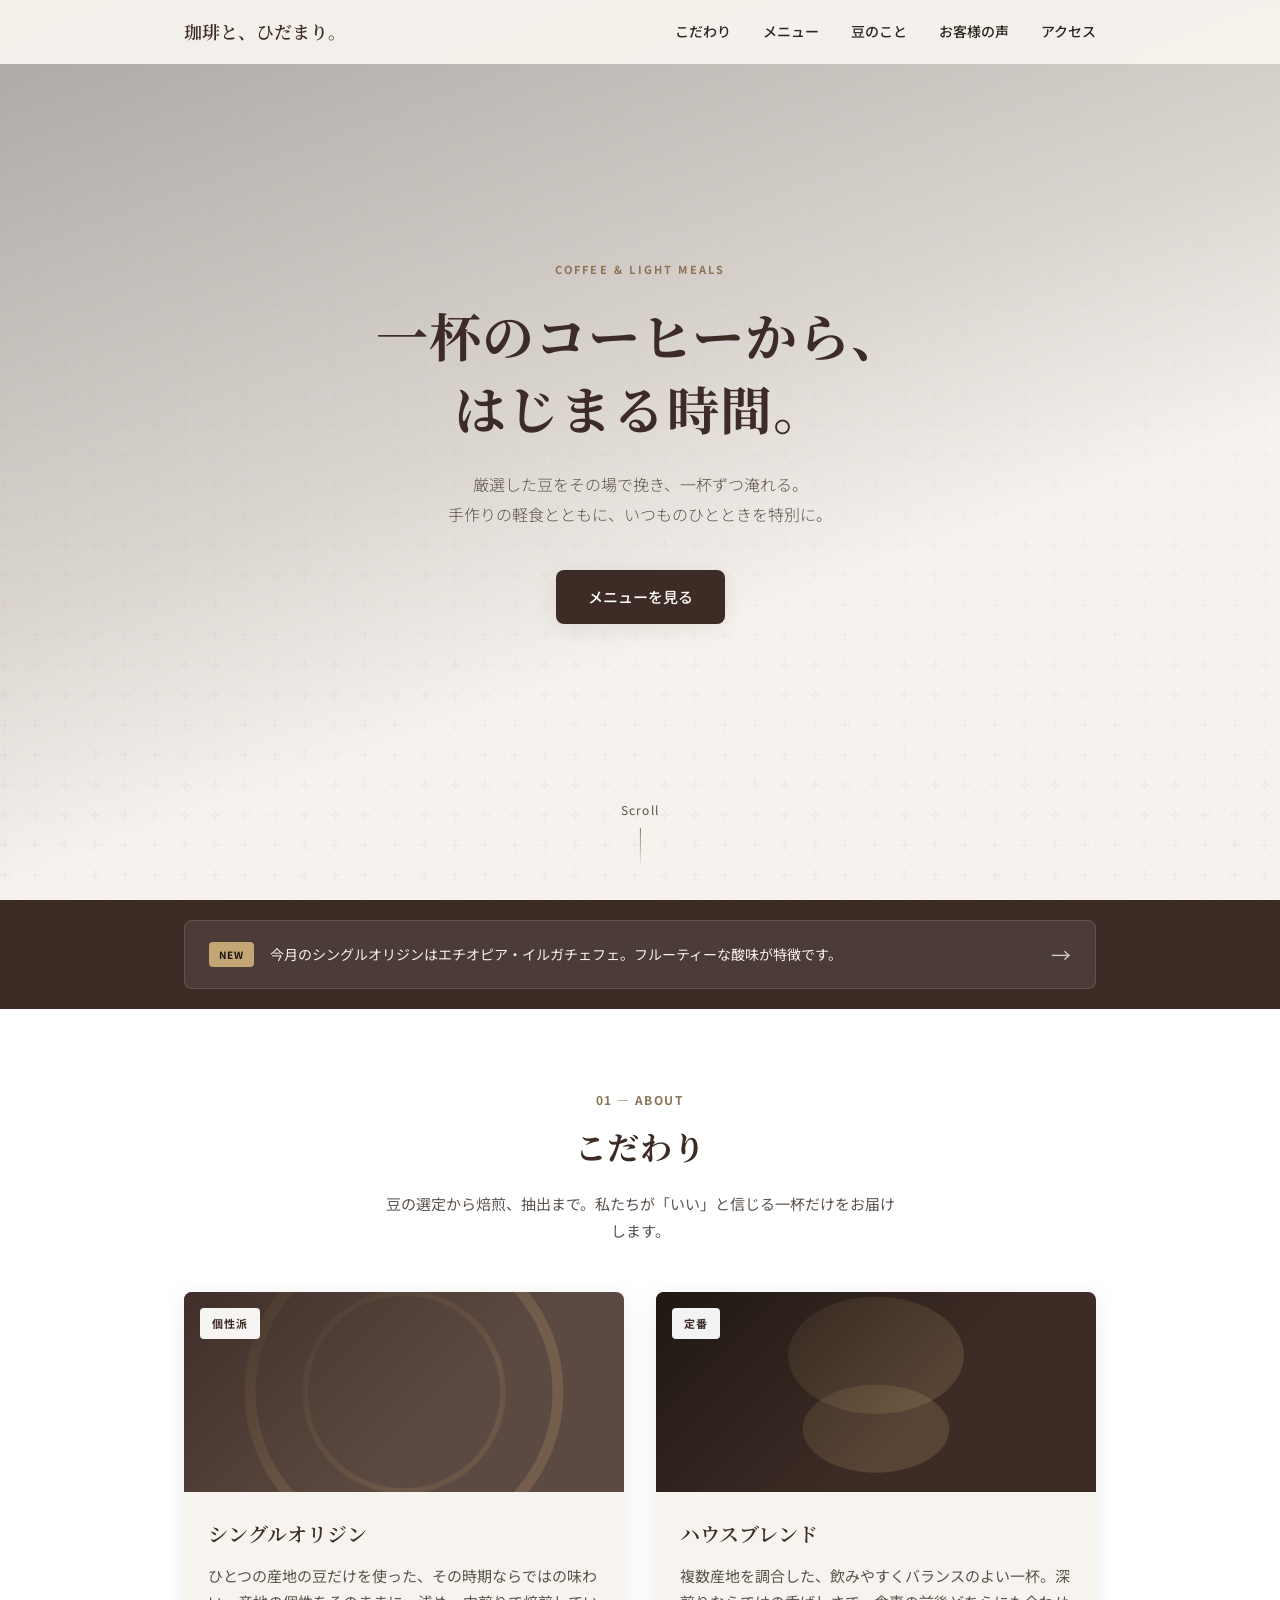
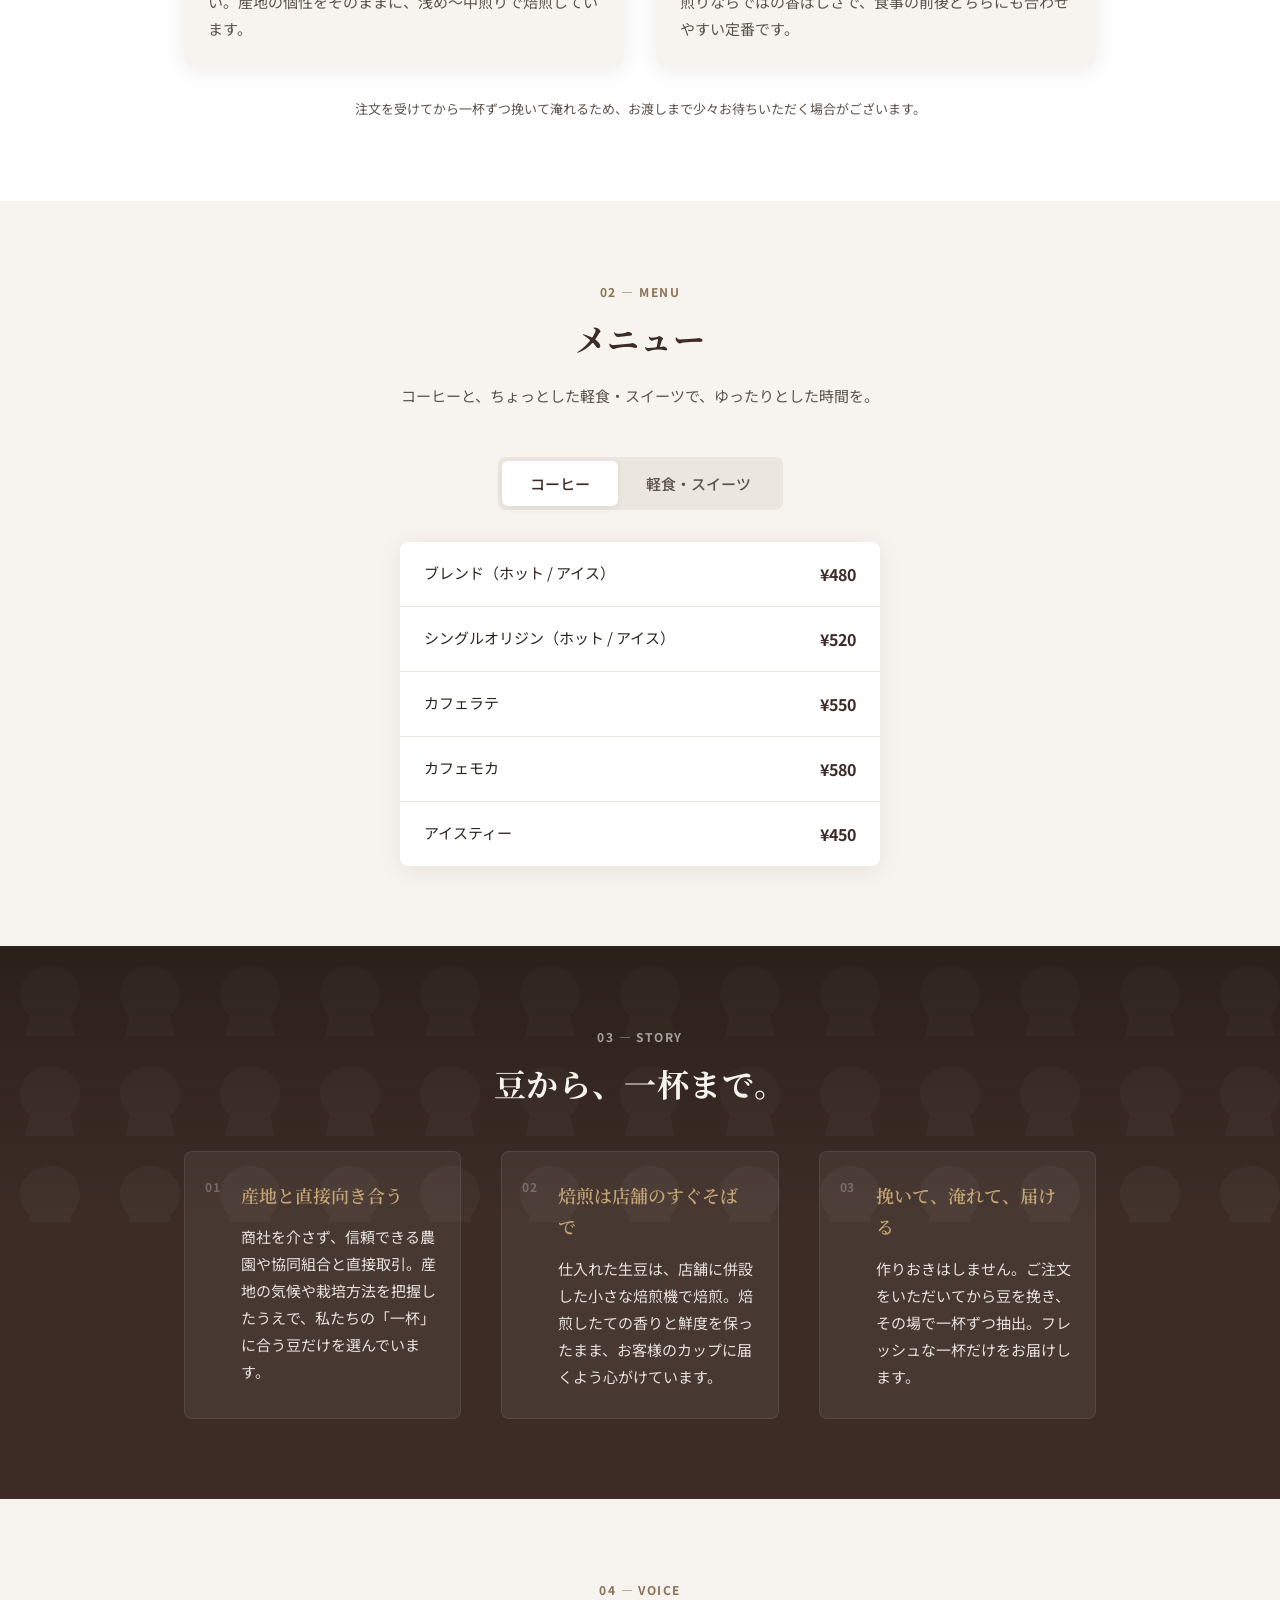
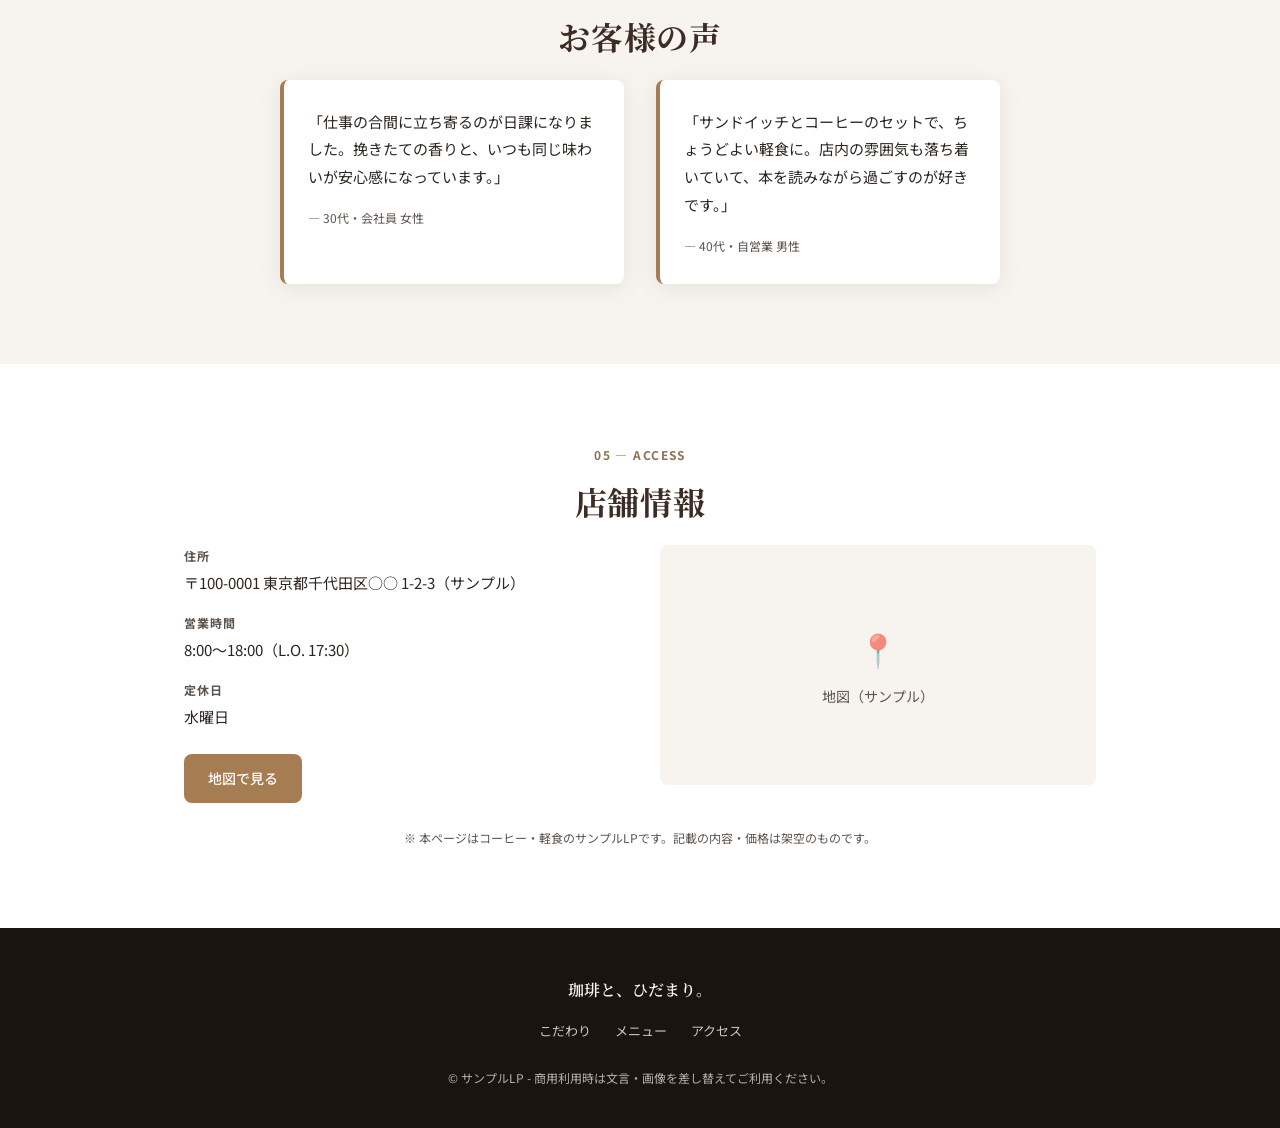
<file: templates/butuhan/index.html>
<!DOCTYPE html>
<html lang="ja">
<head>
  <meta charset="UTF-8">
  <meta name="viewport" content="width=device-width, initial-scale=1.0">
  <meta name="description" content="一杯のコーヒーから、はじまる時間。厳選豆と手作りの軽食で、いつものひとときを特別に。">
  <title>珈琲と、ひだまり。｜コーヒーと軽食のサンプルLP</title>
  <link rel="preconnect" href="https://fonts.googleapis.com">
  <link rel="preconnect" href="https://fonts.gstatic.com" crossorigin>
  <link href="https://fonts.googleapis.com/css2?family=Noto+Serif+JP:wght@400;600;700&family=Noto+Sans+JP:wght@300;400;500;700&display=swap" rel="stylesheet">
  <link rel="stylesheet" href="styles.css">
</head>
<body>
  <a href="#main" class="skip-link">メインコンテンツへスキップ</a>

  <header class="header" id="header">
    <div class="header-inner">
      <a href="#" class="logo">珈琲と、ひだまり。</a>
      <nav class="nav" aria-label="メインメニュー">
        <a href="#about">こだわり</a>
        <a href="#menu">メニュー</a>
        <a href="#story">豆のこと</a>
        <a href="#voice">お客様の声</a>
        <a href="#access">アクセス</a>
      </nav>
      <button type="button" class="nav-toggle" aria-label="メニューを開く" aria-expanded="false">
        <span class="nav-toggle-line"></span>
        <span class="nav-toggle-line"></span>
        <span class="nav-toggle-line"></span>
      </button>
    </div>
    <div class="nav-sp" id="nav-sp">
      <a href="#about">こだわり</a>
      <a href="#menu">メニュー</a>
      <a href="#story">豆のこと</a>
      <a href="#voice">お客様の声</a>
      <a href="#access">アクセス</a>
    </div>
  </header>

  <main id="main">
    <section class="hero">
      <div class="hero-bg" aria-hidden="true"></div>
      <div class="hero-grain" aria-hidden="true"></div>
      <div class="hero-inner">
        <p class="hero-label" data-inview>COFFEE & LIGHT MEALS</p>
        <h1 class="hero-catch" data-inview>一杯のコーヒーから、<br>はじまる時間。</h1>
        <p class="hero-lead" data-inview>厳選した豆をその場で挽き、一杯ずつ淹れる。<br class="u-pc">手作りの軽食とともに、いつものひとときを特別に。</p>
        <a href="#menu" class="hero-cta" data-inview>メニューを見る</a>
      </div>
      <div class="hero-scroll" aria-hidden="true">
        <span>Scroll</span>
        <span class="hero-scroll-line"></span>
      </div>
    </section>

    <section class="campaign" data-inview>
      <div class="container">
        <a href="#menu" class="campaign-inner">
          <span class="campaign-badge">NEW</span>
          <span class="campaign-text">今月のシングルオリジンはエチオピア・イルガチェフェ。フルーティーな酸味が特徴です。</span>
          <span class="campaign-arrow" aria-hidden="true">→</span>
        </a>
      </div>
    </section>

    <section id="about" class="section about">
      <div class="container">
        <p class="section-label" data-inview>01 — ABOUT</p>
        <h2 class="section-ttl" data-inview>こだわり</h2>
        <p class="section-lead" data-inview>豆の選定から焙煎、抽出まで。私たちが「いい」と信じる一杯だけをお届けします。</p>
        <div class="about-grid">
          <article class="about-card" data-inview>
            <div class="about-card-img about-card-img--single">
              <span class="about-card-tag">個性派</span>
            </div>
            <div class="about-card-body">
              <h3 class="about-card-ttl">シングルオリジン</h3>
              <p class="about-card-desc">ひとつの産地の豆だけを使った、その時期ならではの味わい。産地の個性をそのままに、浅め〜中煎りで焙煎しています。</p>
            </div>
          </article>
          <article class="about-card" data-inview>
            <div class="about-card-img about-card-img--blend">
              <span class="about-card-tag">定番</span>
            </div>
            <div class="about-card-body">
              <h3 class="about-card-ttl">ハウスブレンド</h3>
              <p class="about-card-desc">複数産地を調合した、飲みやすくバランスのよい一杯。深煎りならではの香ばしさで、食事の前後どちらにも合わせやすい定番です。</p>
            </div>
          </article>
        </div>
        <p class="about-note" data-inview>注文を受けてから一杯ずつ挽いて淹れるため、お渡しまで少々お待ちいただく場合がございます。</p>
      </div>
    </section>

    <section id="menu" class="section menu">
      <div class="container">
        <p class="section-label" data-inview>02 — MENU</p>
        <h2 class="section-ttl" data-inview>メニュー</h2>
        <p class="section-lead" data-inview>コーヒーと、ちょっとした軽食・スイーツで、ゆったりとした時間を。</p>
        <div class="menu-tabs" role="tablist" data-inview>
          <button type="button" class="menu-tab is-active" id="tab-coffee" role="tab" data-tab="coffee" aria-selected="true" aria-controls="panel-coffee">コーヒー</button>
          <button type="button" class="menu-tab" id="tab-food" role="tab" data-tab="food" aria-selected="false" aria-controls="panel-food">軽食・スイーツ</button>
        </div>
        <div class="menu-panels">
          <div class="menu-panel is-active" id="panel-coffee" role="tabpanel" aria-labelledby="tab-coffee">
            <ul class="menu-list">
              <li class="menu-item">
                <span class="menu-name">ブレンド（ホット / アイス）</span>
                <span class="menu-price">¥480</span>
              </li>
              <li class="menu-item">
                <span class="menu-name">シングルオリジン（ホット / アイス）</span>
                <span class="menu-price">¥520</span>
              </li>
              <li class="menu-item">
                <span class="menu-name">カフェラテ</span>
                <span class="menu-price">¥550</span>
              </li>
              <li class="menu-item">
                <span class="menu-name">カフェモカ</span>
                <span class="menu-price">¥580</span>
              </li>
              <li class="menu-item">
                <span class="menu-name">アイスティー</span>
                <span class="menu-price">¥450</span>
              </li>
            </ul>
          </div>
          <div class="menu-panel" id="panel-food" role="tabpanel" aria-labelledby="tab-food" hidden>
            <ul class="menu-list">
              <li class="menu-item">
                <span class="menu-name">日替わりサンドイッチ</span>
                <span class="menu-price">¥680</span>
              </li>
              <li class="menu-item">
                <span class="menu-name">トーストセット（バター / ジャム）</span>
                <span class="menu-price">¥420</span>
              </li>
              <li class="menu-item">
                <span class="menu-name">本日のスープ</span>
                <span class="menu-price">¥350</span>
              </li>
              <li class="menu-item">
                <span class="menu-name">焼き菓子（日替わり）</span>
                <span class="menu-price">¥380</span>
              </li>
              <li class="menu-item">
                <span class="menu-name">ケーキセット（ドリンク付き）</span>
                <span class="menu-price">¥780</span>
              </li>
            </ul>
          </div>
        </div>
      </div>
    </section>

    <section id="story" class="section story">
      <div class="story-visual" aria-hidden="true"></div>
      <div class="container">
        <p class="section-label section-label--light" data-inview>03 — STORY</p>
        <h2 class="section-ttl" data-inview>豆から、一杯まで。</h2>
        <div class="story-content">
          <div class="story-block" data-inview>
            <span class="story-num" aria-hidden="true">01</span>
            <h3 class="story-ttl">産地と直接向き合う</h3>
            <p>商社を介さず、信頼できる農園や協同組合と直接取引。産地の気候や栽培方法を把握したうえで、私たちの「一杯」に合う豆だけを選んでいます。</p>
          </div>
          <div class="story-block" data-inview>
            <span class="story-num" aria-hidden="true">02</span>
            <h3 class="story-ttl">焙煎は店舗のすぐそばで</h3>
            <p>仕入れた生豆は、店舗に併設した小さな焙煎機で焙煎。焙煎したての香りと鮮度を保ったまま、お客様のカップに届くよう心がけています。</p>
          </div>
          <div class="story-block" data-inview>
            <span class="story-num" aria-hidden="true">03</span>
            <h3 class="story-ttl">挽いて、淹れて、届ける</h3>
            <p>作りおきはしません。ご注文をいただいてから豆を挽き、その場で一杯ずつ抽出。フレッシュな一杯だけをお届けします。</p>
          </div>
        </div>
      </div>
    </section>

    <section id="voice" class="section voice">
      <div class="container">
        <p class="section-label" data-inview>04 — VOICE</p>
        <h2 class="section-ttl" data-inview>お客様の声</h2>
        <div class="voice-list">
          <blockquote class="voice-item" data-inview>
            <p class="voice-text">「仕事の合間に立ち寄るのが日課になりました。挽きたての香りと、いつも同じ味わいが安心感になっています。」</p>
            <footer class="voice-meta">— 30代・会社員 女性</footer>
          </blockquote>
          <blockquote class="voice-item" data-inview>
            <p class="voice-text">「サンドイッチとコーヒーのセットで、ちょうどよい軽食に。店内の雰囲気も落ち着いていて、本を読みながら過ごすのが好きです。」</p>
            <footer class="voice-meta">— 40代・自営業 男性</footer>
          </blockquote>
        </div>
      </div>
    </section>

    <section id="access" class="section access">
      <div class="container">
        <p class="section-label" data-inview>05 — ACCESS</p>
        <h2 class="section-ttl" data-inview>店舗情報</h2>
        <div class="access-inner">
          <div class="access-info" data-inview>
            <dl class="access-dl">
              <dt>住所</dt>
              <dd>〒100-0001 東京都千代田区○○ 1-2-3（サンプル）</dd>
              <dt>営業時間</dt>
              <dd>8:00〜18:00（L.O. 17:30）</dd>
              <dt>定休日</dt>
              <dd>水曜日</dd>
            </dl>
            <a href="#" class="access-cta">地図で見る</a>
          </div>
          <div class="access-map" data-inview>
            <div class="access-map-placeholder" aria-hidden="true">
              <span class="access-map-icon" aria-hidden="true">📍</span>
              <span>地図（サンプル）</span>
            </div>
          </div>
        </div>
        <p class="access-note">※ 本ページはコーヒー・軽食のサンプルLPです。記載の内容・価格は架空のものです。</p>
      </div>
    </section>
  </main>

  <footer class="footer">
    <div class="container">
      <p class="footer-logo">珈琲と、ひだまり。</p>
      <nav class="footer-nav" aria-label="フッターナビゲーション">
        <a href="#about">こだわり</a>
        <a href="#menu">メニュー</a>
        <a href="#access">アクセス</a>
      </nav>
      <p class="footer-copy">&copy; サンプルLP - 商用利用時は文言・画像を差し替えてご利用ください。</p>
    </div>
  </footer>

  <script src="script.js"></script>
</body>
</html>
</file>
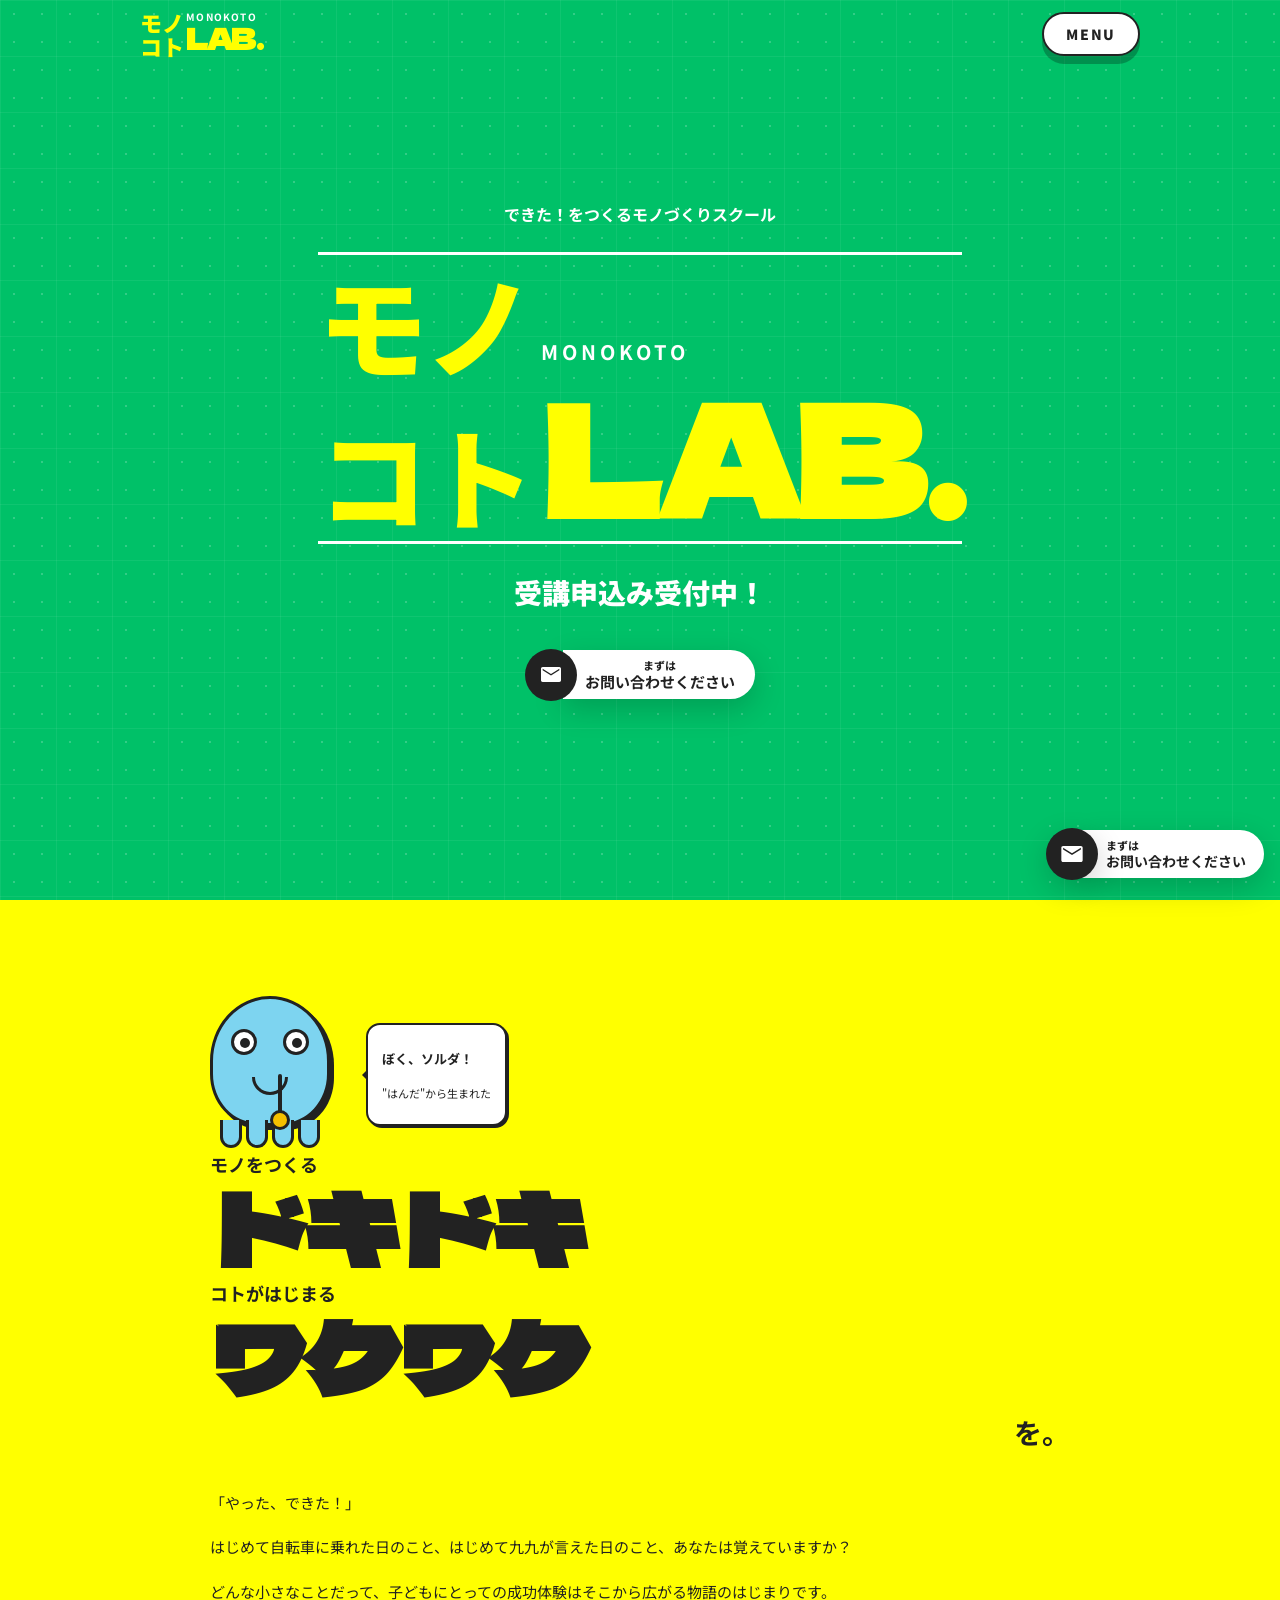
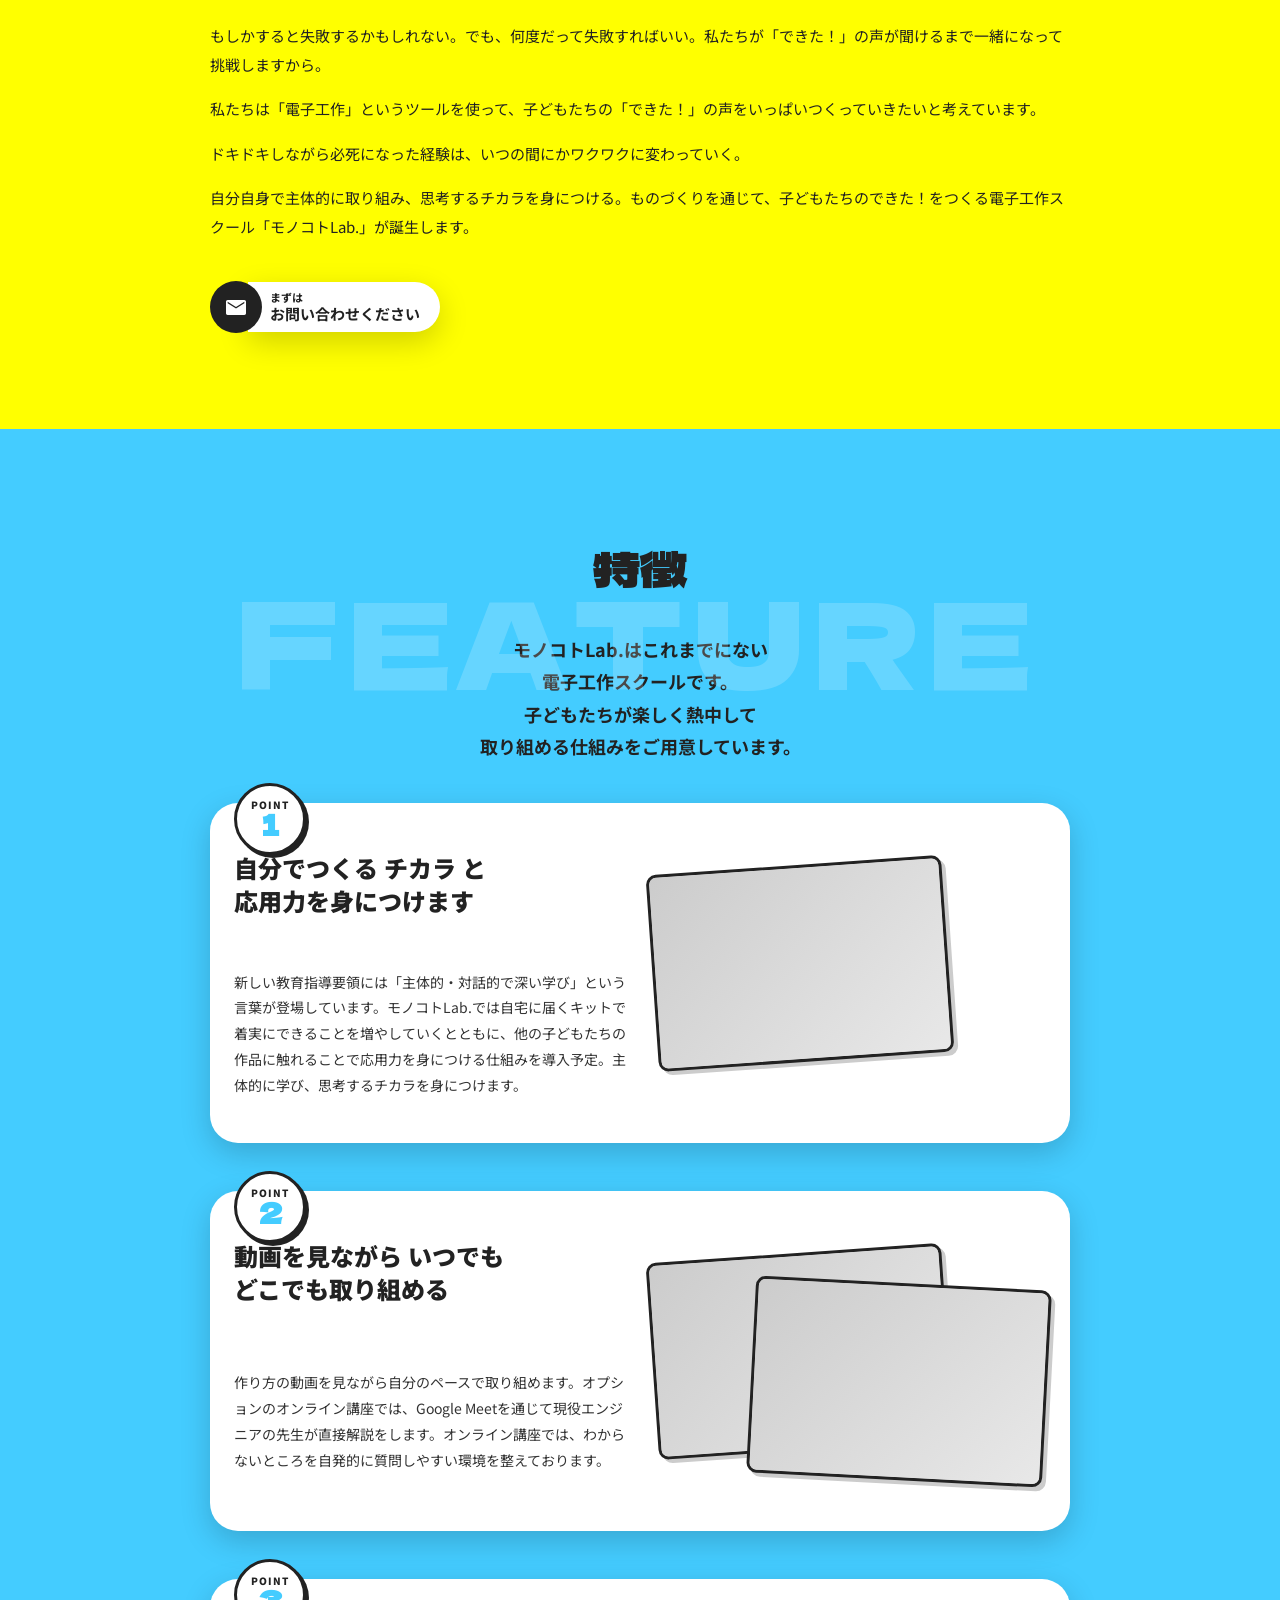
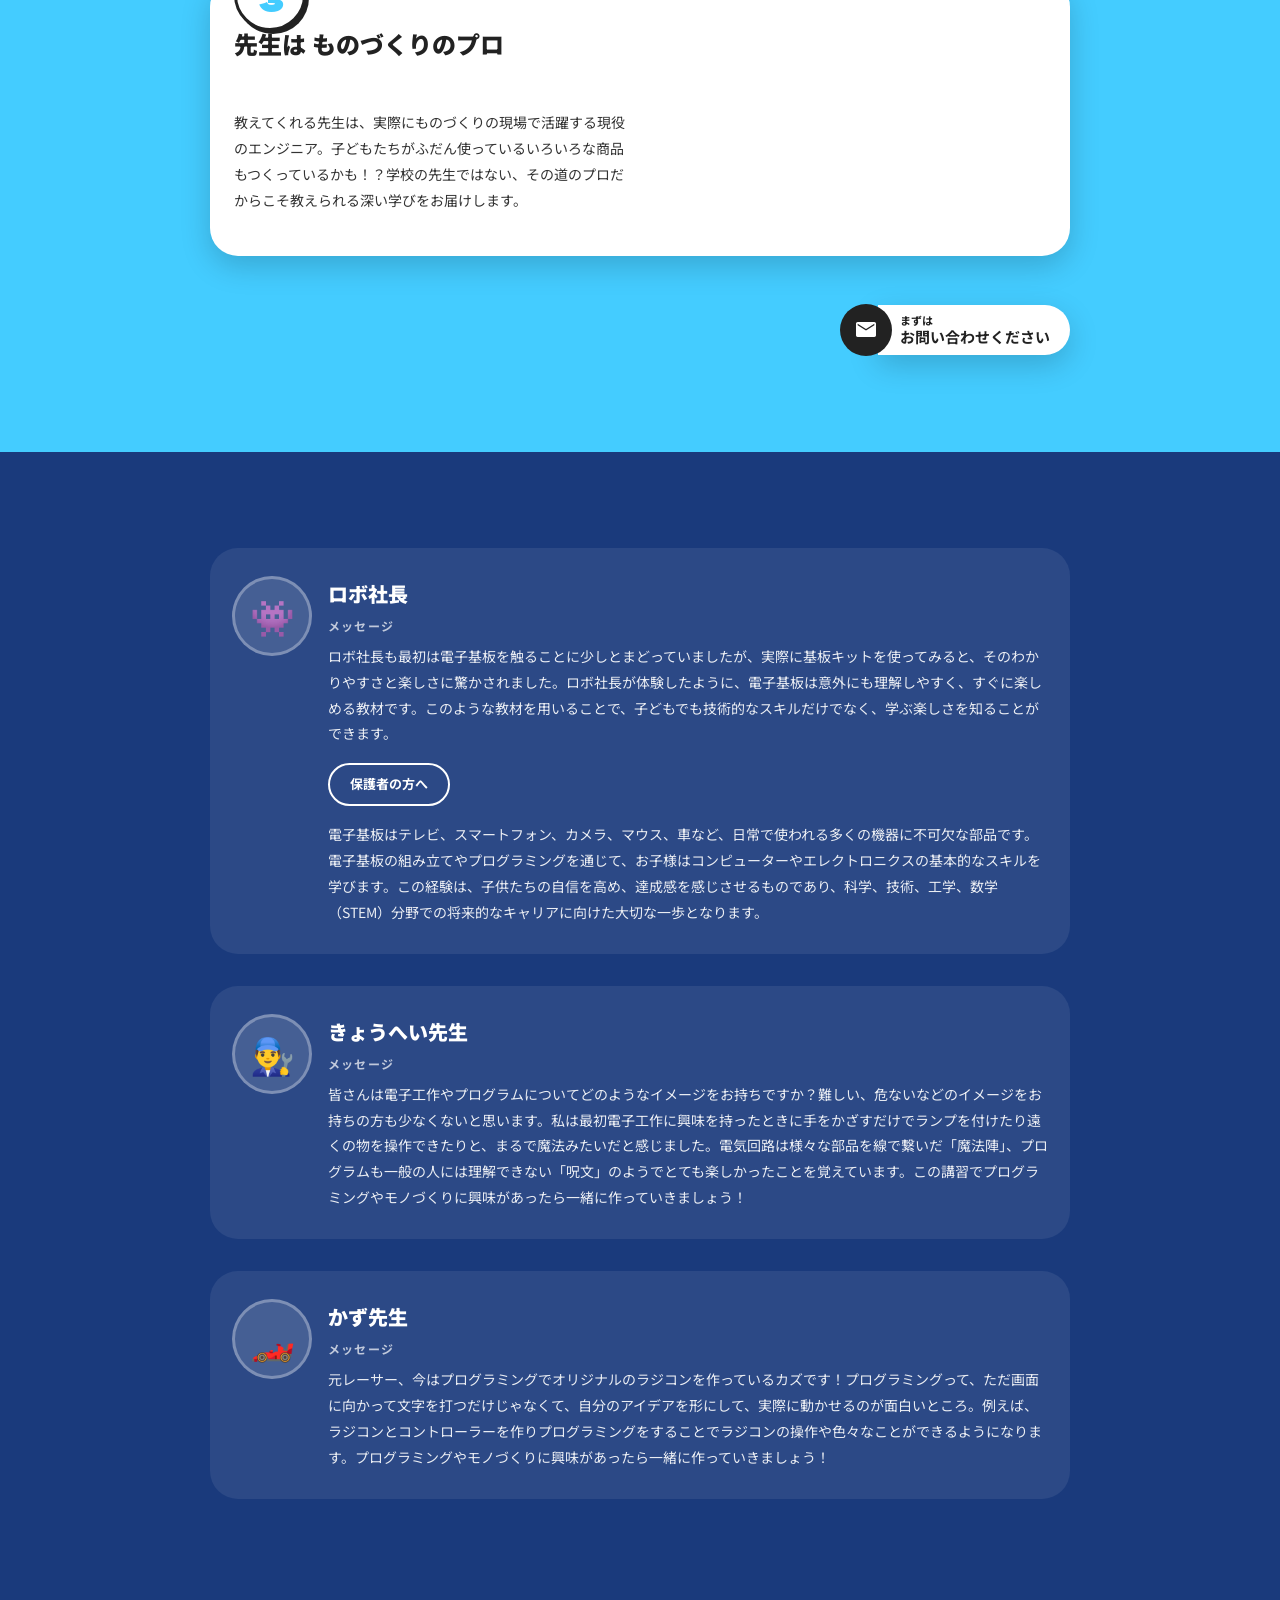
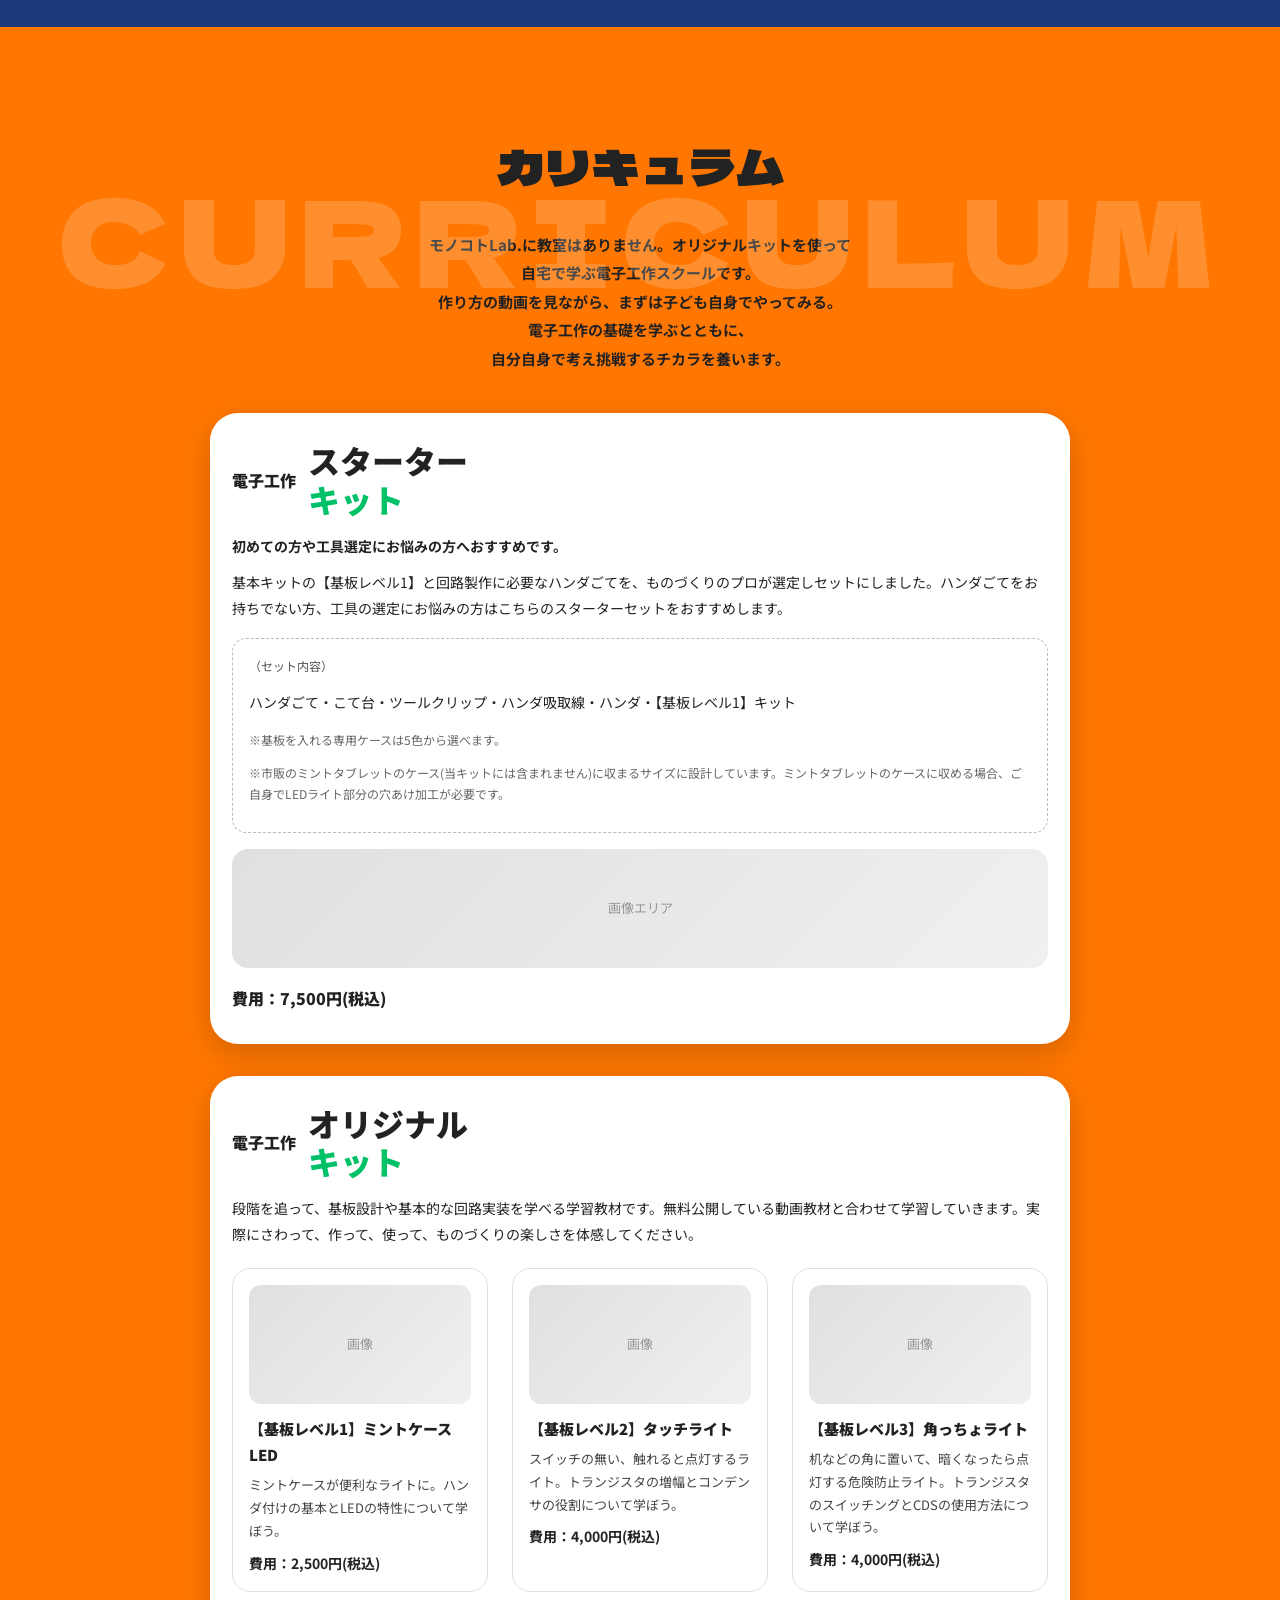
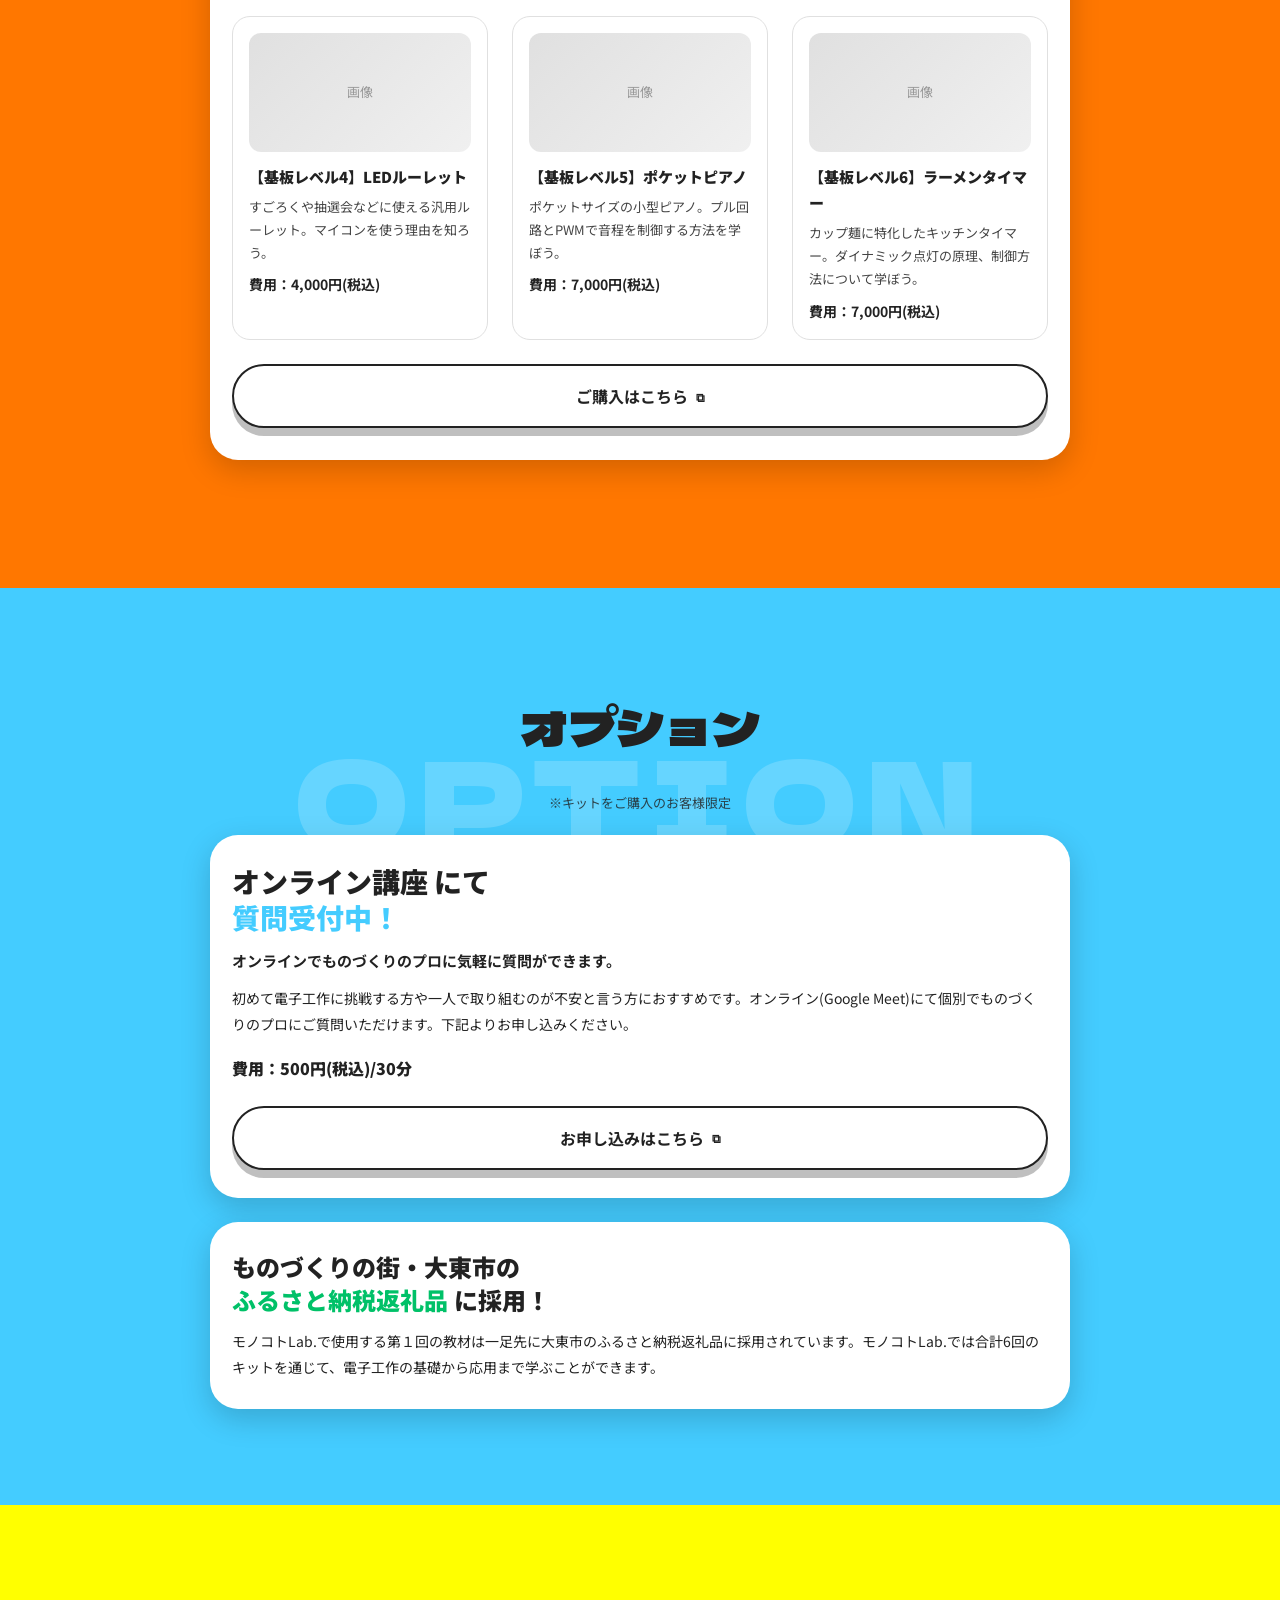
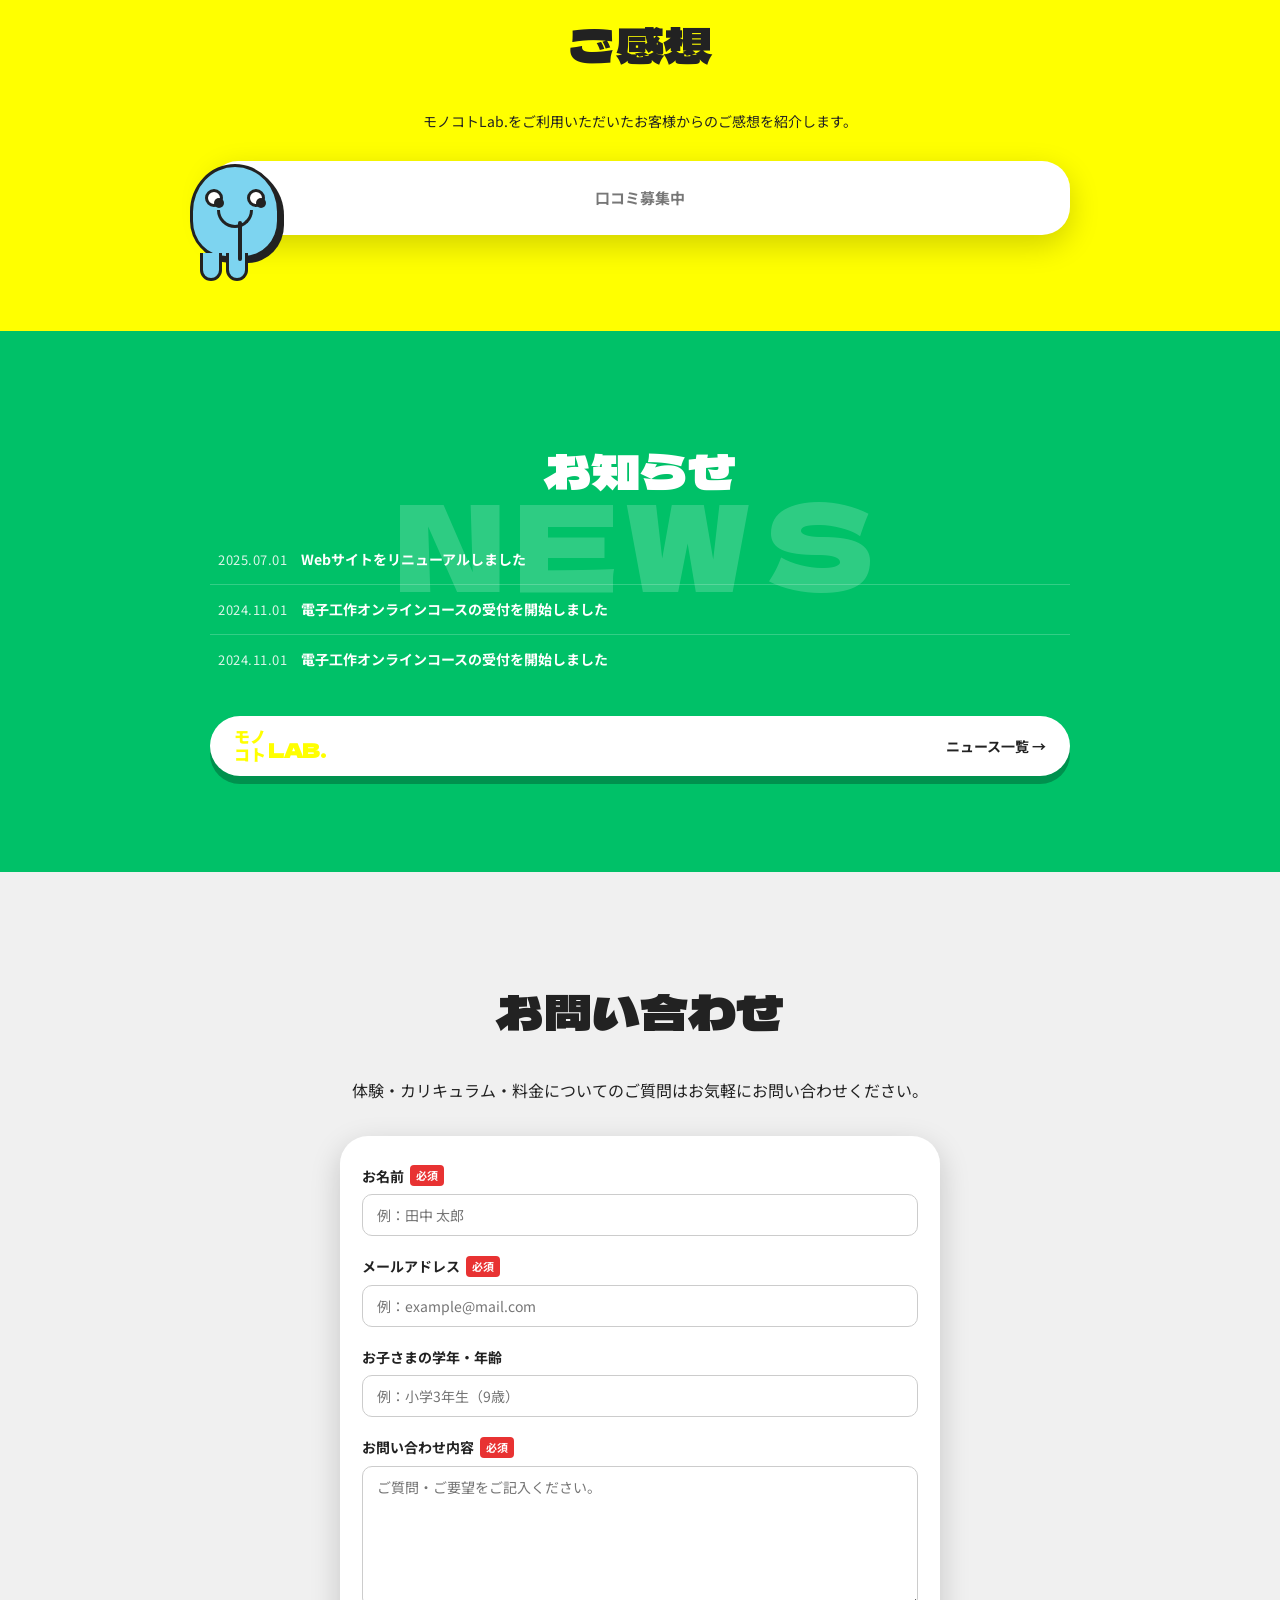
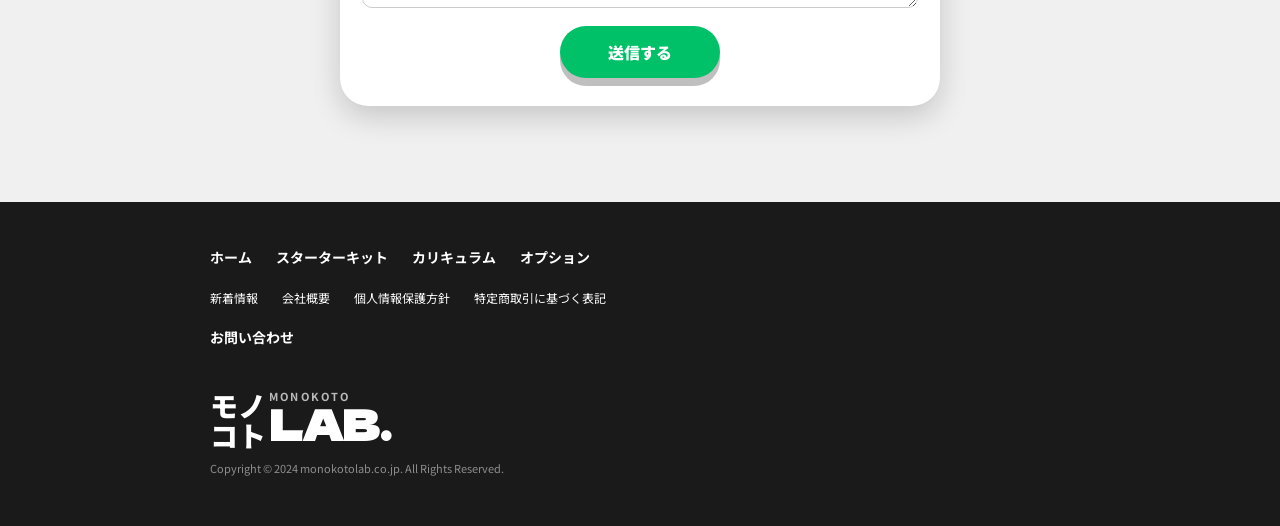
<file: templates/school-lp7/index.html>
<!DOCTYPE html>
<html lang="ja">
<head>
  <meta charset="UTF-8" />
  <title>モノコトLab.｜TKエンジニアリング株式会社</title>
  <meta name="viewport" content="width=device-width, initial-scale=1.0" />
  <meta name="description" content="できた！をつくるモノづくりスクール。電子工作キットで子どもたちの「できた！」の声をつくる学習スクール。" />

  <!-- Google Fonts（実サイトのフォントに近似） -->
  <link rel="preconnect" href="https://fonts.googleapis.com" />
  <link rel="preconnect" href="https://fonts.gstatic.com" crossorigin />
  <link href="https://fonts.googleapis.com/css2?family=Dela+Gothic+One&family=Noto+Sans+JP:wght@400;700;900&display=swap" rel="stylesheet" />

  <link rel="stylesheet" href="assets/css/style.css" />
</head>
<body>

  <!-- ==============================================
       固定ヘッダー
       ============================================== -->
  <header class="site-header" id="top">
    <div class="site-header__inner">

      <!-- ▼ ロゴ（クライアントごとに差し替え） -->
      <a href="#top" class="site-logo">
        <div class="site-logo__left">
          <span class="site-logo__mono">モノ</span>
          <span class="site-logo__koto">コト</span>
        </div>
        <div class="site-logo__right">
          <span class="site-logo__monokoto">MONOKOTO</span>
          <span class="site-logo__lab">LAB.</span>
        </div>
      </a>

      <!-- ▼ MENUボタン -->
      <button class="menu-btn" id="js-menu-btn" aria-expanded="false" aria-controls="js-global-nav">
        MENU
      </button>

      <!-- ▼ グローバルナビゲーション（MENUボタンで開閉） -->
      <nav class="global-nav" id="js-global-nav" aria-hidden="true">
        <ul>
          <li><a href="#top">ホーム</a></li>
          <li><a href="#curriculum">スターターキット</a></li>
          <li><a href="#curriculum">カリキュラム</a></li>
          <li><a href="#option">オプション</a></li>
          <li><a href="#news">新着情報</a></li>
          <li><a href="#contact">お問い合わせ</a></li>
        </ul>
      </nav>

    </div>
  </header>

  <!-- ==============================================
       フローティングCTAボタン（画面右下に常時表示）
       ▼ リンク先・文言はクライアントごとに変更
       ============================================== -->
  <a href="#contact" class="floating-cta">
    <span class="floating-cta__icon">
      <svg xmlns="http://www.w3.org/2000/svg" viewBox="0 0 24 18" fill="white" width="22" height="16">
        <path d="M22 0H2C0.9 0 0 .9 0 2v14c0 1.1.9 2 2 2h20c1.1 0 2-.9 2-2V2c0-1.1-.9-2-2-2zm0 4l-10 6.25L2 4V2l10 6.25L22 2v2z"/>
      </svg>
    </span>
    <span class="floating-cta__text">
      <small>まずは</small>
      お問い合わせください
    </span>
  </a>

  <main>

    <!-- ==============================================
         ① HEROセクション（エメラルドグリーン）
         ============================================== -->
    <section id="hero" class="section section--hero">
      <!-- 回路基板風の背景パターン（CSSで表現） -->
      <div class="hero-circuit" aria-hidden="true"></div>

      <div class="section__inner hero__inner">

        <!-- ▼ サブキャッチコピー（クライアントごとに変更） -->
        <p class="hero-subcatch">できた！をつくるモノづくりスクール</p>

        <!-- 白い横線 -->
        <div class="hero-rule" aria-hidden="true"></div>

        <!-- ▼ メインロゴ（大）：クライアントのロゴ画像に差し替え可 -->
        <div class="hero-logo" aria-label="モノコト LAB.">
          <div class="hero-logo__row">
            <span class="hero-logo__mono">モノ</span>
            <span class="hero-logo__monokoto">MONOKOTO</span>
          </div>
          <div class="hero-logo__row">
            <span class="hero-logo__koto">コト</span>
            <span class="hero-logo__lab">LAB.</span>
          </div>
        </div>

        <!-- 白い横線 -->
        <div class="hero-rule" aria-hidden="true"></div>

        <!-- ▼ 受講受付テキスト（クライアントごとに変更） -->
        <p class="hero-announce">受講申込み受付中！</p>

        <!-- ▼ CTAボタン -->
        <div class="hero-cta">
          <a href="#contact" class="cta-pill">
            <span class="cta-pill__icon">
              <svg xmlns="http://www.w3.org/2000/svg" viewBox="0 0 24 18" fill="white" width="20" height="15">
                <path d="M22 0H2C0.9 0 0 .9 0 2v14c0 1.1.9 2 2 2h20c1.1 0 2-.9 2-2V2c0-1.1-.9-2-2-2zm0 4l-10 6.25L2 4V2l10 6.25L22 2v2z"/>
              </svg>
            </span>
            <span class="cta-pill__text">
              <small>まずは</small>
              お問い合わせください
            </span>
          </a>
        </div>

      </div>
    </section>

    <!-- ==============================================
         ② MESSAGEセクション（ビビッドイエロー）
         ============================================== -->
    <section id="message" class="section section--message">
      <div class="section__inner">

        <!-- ▼ マスコットキャラクター「ソルダ」
             ▼ 実画像は <img src="assets/img/character-solda.png" alt="ソルダ"> に差し替え -->
        <div class="message-character" aria-hidden="true">
          <div class="character">
            <div class="character__body">
              <div class="character__eye character__eye--l"></div>
              <div class="character__eye character__eye--r"></div>
              <div class="character__mouth"></div>
            </div>
            <div class="character__leg character__leg--1"></div>
            <div class="character__leg character__leg--2"></div>
            <div class="character__leg character__leg--3"></div>
            <div class="character__leg character__leg--4"></div>
            <div class="character__cord"></div>
            <div class="character__reel"></div>
          </div>
          <div class="character-balloon">
            <p>ぼく、ソルダ！</p>
            <p class="balloon-sub">"はんだ"から生まれた</p>
          </div>
        </div>

        <!-- ▼ キャッチコピー（縦書き風レイアウト）
             ▼ クライアントごとにテキスト変更 -->
        <div class="message-catch">
          <div class="message-catch__group">
            <span class="catch-small">モノをつくる</span>
            <span class="catch-big">ドキドキ</span>
          </div>
          <div class="message-catch__group">
            <span class="catch-small">コトがはじまる</span>
            <span class="catch-big">ワクワク</span>
          </div>
          <span class="catch-end">を。</span>
        </div>

        <!-- ▼ メッセージ本文（クライアントごとに差し替え） -->
        <div class="message-body">
          <p>「やった、できた！」</p>
          <p>はじめて自転車に乗れた日のこと、はじめて九九が言えた日のこと、あなたは覚えていますか？</p>
          <p>どんな小さなことだって、子どもにとっての成功体験はそこから広がる物語のはじまりです。</p>
          <p>もしかすると失敗するかもしれない。でも、何度だって失敗すればいい。私たちが「できた！」の声が聞けるまで一緒になって挑戦しますから。</p>
          <p>私たちは「電子工作」というツールを使って、子どもたちの「できた！」の声をいっぱいつくっていきたいと考えています。</p>
          <p>ドキドキしながら必死になった経験は、いつの間にかワクワクに変わっていく。</p>
          <p>自分自身で主体的に取り組み、思考するチカラを身につける。ものづくりを通じて、子どもたちのできた！をつくる電子工作スクール「モノコトLab.」が誕生します。</p>

          <a href="#contact" class="cta-pill cta-pill--dark">
            <span class="cta-pill__icon">
              <svg xmlns="http://www.w3.org/2000/svg" viewBox="0 0 24 18" fill="white" width="20" height="15">
                <path d="M22 0H2C0.9 0 0 .9 0 2v14c0 1.1.9 2 2 2h20c1.1 0 2-.9 2-2V2c0-1.1-.9-2-2-2zm0 4l-10 6.25L2 4V2l10 6.25L22 2v2z"/>
              </svg>
            </span>
            <span class="cta-pill__text">
              <small>まずは</small>
              お問い合わせください
            </span>
          </a>
        </div>

      </div>
    </section>

    <!-- ==============================================
         ③ FEATUREセクション（スカイブルー）
         ============================================== -->
    <section id="features" class="section section--features">
      <div class="section__inner">

        <!-- ▼ 背景の大文字装飾（視覚的アクセント） -->
        <div class="section-bg-word" aria-hidden="true">FEATURE</div>

        <!-- ▼ セクションタイトル（クライアントごとに変更） -->
        <h2 class="section-title">特徴</h2>

        <!-- ▼ リード文（クライアントごとに変更） -->
        <p class="features-lead">
          モノコトLab.はこれまでにない<br />
          電子工作スクールです。<br />
          子どもたちが楽しく熱中して<br />
          取り組める仕組みをご用意しています。
        </p>

        <!-- ▼ POINTカード（枚数・内容はクライアントごとに変更）
             ▼ 写真エリアは assets/img/ に画像を置いて <img> タグに差し替え -->

        <!-- POINT 1 -->
        <article class="feature-card">
          <div class="feature-card__badge">
            <span class="badge-label">POINT</span>
            <span class="badge-num">1</span>
          </div>
          <div class="feature-card__content">
            <h3 class="feature-card__title">
              自分でつくる チカラ と<br />
              応用力を身につけます
            </h3>
            <p class="feature-card__text">
              新しい教育指導要領には「主体的・対話的で深い学び」という言葉が登場しています。モノコトLab.では自宅に届くキットで着実にできることを増やしていくとともに、他の子どもたちの作品に触れることで応用力を身につける仕組みを導入予定。主体的に学び、思考するチカラを身につけます。
            </p>
            <!-- ▼ 写真エリア（実画像に差し替え） -->
            <div class="feature-card__photos">
              <div class="photo-frame photo-frame--tilt-l">
                <!-- <img src="assets/img/feature1-photo.jpg" alt="電子工作をする様子"> -->
                <div class="photo-placeholder"></div>
              </div>
            </div>
          </div>
        </article>

        <!-- POINT 2 -->
        <article class="feature-card">
          <div class="feature-card__badge">
            <span class="badge-label">POINT</span>
            <span class="badge-num">2</span>
          </div>
          <div class="feature-card__content">
            <h3 class="feature-card__title">
              動画を見ながら いつでも<br />
              どこでも取り組める
            </h3>
            <p class="feature-card__text">
              作り方の動画を見ながら自分のペースで取り組めます。オプションのオンライン講座では、Google Meetを通じて現役エンジニアの先生が直接解説をします。オンライン講座では、わからないところを自発的に質問しやすい環境を整えております。
            </p>
            <div class="feature-card__photos">
              <div class="photo-frame photo-frame--tilt-l">
                <!-- <img src="assets/img/feature2-photo1.jpg" alt="タブレットで動画を見る子どもたち"> -->
                <div class="photo-placeholder"></div>
              </div>
              <div class="photo-frame photo-frame--tilt-r photo-frame--offset">
                <!-- <img src="assets/img/feature2-photo2.jpg" alt="自宅で取り組む子ども"> -->
                <div class="photo-placeholder"></div>
              </div>
            </div>
          </div>
        </article>

        <!-- POINT 3 -->
        <article class="feature-card">
          <div class="feature-card__badge">
            <span class="badge-label">POINT</span>
            <span class="badge-num">3</span>
          </div>
          <div class="feature-card__content">
            <h3 class="feature-card__title">
              先生は ものづくりのプロ
            </h3>
            <p class="feature-card__text">
              教えてくれる先生は、実際にものづくりの現場で活躍する現役のエンジニア。子どもたちがふだん使っているいろいろな商品もつくっているかも！？学校の先生ではない、その道のプロだからこそ教えられる深い学びをお届けします。
            </p>
          </div>
        </article>

        <div class="section-cta">
          <a href="#contact" class="cta-pill cta-pill--white">
            <span class="cta-pill__icon">
              <svg xmlns="http://www.w3.org/2000/svg" viewBox="0 0 24 18" fill="white" width="20" height="15">
                <path d="M22 0H2C0.9 0 0 .9 0 2v14c0 1.1.9 2 2 2h20c1.1 0 2-.9 2-2V2c0-1.1-.9-2-2-2zm0 4l-10 6.25L2 4V2l10 6.25L22 2v2z"/>
              </svg>
            </span>
            <span class="cta-pill__text">
              <small>まずは</small>
              お問い合わせください
            </span>
          </a>
        </div>

      </div>
    </section>

    <!-- ==============================================
         ④ TEACHERSセクション（ネイビーブルー）
         ============================================== -->
    <section id="teachers" class="section section--teachers">
      <div class="section__inner">

        <!-- ▼ 先生プロフィールカード（クライアントごとに追加・変更）
             ▼ 写真は assets/img/ に画像を置いて差し替え -->

        <!-- ロボ社長 -->
        <article class="teacher-card">
          <div class="teacher-card__icon">
            <!-- <img src="assets/img/teacher-robo.png" alt="ロボ社長"> -->
            <div class="teacher-icon-placeholder">👾</div>
          </div>
          <div class="teacher-card__body">
            <h3 class="teacher-card__name">ロボ社長</h3>
            <p class="teacher-card__label">メッセージ</p>
            <p class="teacher-card__text">
              ロボ社長も最初は電子基板を触ることに少しとまどっていましたが、実際に基板キットを使ってみると、そのわかりやすさと楽しさに驚かされました。ロボ社長が体験したように、電子基板は意外にも理解しやすく、すぐに楽しめる教材です。このような教材を用いることで、子どもでも技術的なスキルだけでなく、学ぶ楽しさを知ることができます。
            </p>
            <a href="#contact" class="teacher-card__btn">保護者の方へ</a>
            <p class="teacher-card__text teacher-card__text--sub">
              電子基板はテレビ、スマートフォン、カメラ、マウス、車など、日常で使われる多くの機器に不可欠な部品です。電子基板の組み立てやプログラミングを通じて、お子様はコンピューターやエレクトロニクスの基本的なスキルを学びます。この経験は、子供たちの自信を高め、達成感を感じさせるものであり、科学、技術、工学、数学（STEM）分野での将来的なキャリアに向けた大切な一歩となります。
            </p>
          </div>
        </article>

        <!-- きょうへい先生 -->
        <article class="teacher-card">
          <div class="teacher-card__icon">
            <!-- <img src="assets/img/teacher-kyohei.jpg" alt="きょうへい先生"> -->
            <div class="teacher-icon-placeholder">👨‍🔧</div>
          </div>
          <div class="teacher-card__body">
            <h3 class="teacher-card__name">きょうへい先生</h3>
            <p class="teacher-card__label">メッセージ</p>
            <p class="teacher-card__text">
              皆さんは電子工作やプログラムについてどのようなイメージをお持ちですか？難しい、危ないなどのイメージをお持ちの方も少なくないと思います。私は最初電子工作に興味を持ったときに手をかざすだけでランプを付けたり遠くの物を操作できたりと、まるで魔法みたいだと感じました。電気回路は様々な部品を線で繋いだ「魔法陣」、プログラムも一般の人には理解できない「呪文」のようでとても楽しかったことを覚えています。この講習でプログラミングやモノづくりに興味があったら一緒に作っていきましょう！
            </p>
          </div>
        </article>

        <!-- かず先生 -->
        <article class="teacher-card">
          <div class="teacher-card__icon">
            <!-- <img src="assets/img/teacher-kazu.jpg" alt="かず先生"> -->
            <div class="teacher-icon-placeholder">🏎️</div>
          </div>
          <div class="teacher-card__body">
            <h3 class="teacher-card__name">かず先生</h3>
            <p class="teacher-card__label">メッセージ</p>
            <p class="teacher-card__text">
              元レーサー、今はプログラミングでオリジナルのラジコンを作っているカズです！プログラミングって、ただ画面に向かって文字を打つだけじゃなくて、自分のアイデアを形にして、実際に動かせるのが面白いところ。例えば、ラジコンとコントローラーを作りプログラミングをすることでラジコンの操作や色々なことができるようになります。プログラミングやモノづくりに興味があったら一緒に作っていきましょう！
            </p>
          </div>
        </article>

      </div>
    </section>

    <!-- ==============================================
         ⑤ CURRICULUMセクション（オレンジ）
         ============================================== -->
    <section id="curriculum" class="section section--curriculum">
      <div class="section__inner">

        <div class="section-bg-word" aria-hidden="true">CURRICULUM</div>

        <h2 class="section-title">カリキュラム</h2>

        <!-- ▼ カリキュラム説明（クライアントごとに変更） -->
        <p class="curriculum-lead">
          モノコトLab.に教室はありません。オリジナルキットを使って<br />
          自宅で学ぶ電子工作スクールです。<br />
          作り方の動画を見ながら、まずは子ども自身でやってみる。<br />
          電子工作の基礎を学ぶとともに、<br />
          自分自身で考え挑戦するチカラを養います。
        </p>

        <!-- ▼ スターターキットカード -->
        <div class="kit-card">
          <div class="kit-card__header">
            <p class="kit-card__category">電子工作</p>
            <h3 class="kit-card__title">スターター<br /><span class="kit-title-green">キット</span></h3>
          </div>
          <p class="kit-card__lead"><strong>初めての方や工具選定にお悩みの方へおすすめです。</strong></p>
          <p class="kit-card__desc">
            基本キットの【基板レベル1】と回路製作に必要なハンダごてを、ものづくりのプロが選定しセットにしました。ハンダごてをお持ちでない方、工具の選定にお悩みの方はこちらのスターターセットをおすすめします。
          </p>
          <!-- ▼ 内容物テキスト -->
          <div class="kit-card__contents">
            <p class="kit-card__contents-label">（セット内容）</p>
            <p>ハンダごて・こて台・ツールクリップ・ハンダ吸取線・ハンダ・【基板レベル1】キット</p>
            <p class="kit-card__note">※基板を入れる専用ケースは5色から選べます。</p>
            <p class="kit-card__note">※市販のミントタブレットのケース(当キットには含まれません)に収まるサイズに設計しています。ミントタブレットのケースに収める場合、ご自身でLEDライト部分の穴あけ加工が必要です。</p>
          </div>
          <!-- ▼ 画像スライダー（実画像は差し替え） -->
          <div class="kit-card__slider">
            <div class="slide-placeholder">
              <!-- <img src="assets/img/starter-kit.jpg" alt="スターターキット"> -->
              画像エリア
            </div>
          </div>
          <p class="kit-card__price">費用：7,500円(税込)</p>
        </div>

        <!-- ▼ オリジナルキットカード（6種） -->
        <div class="kit-card">
          <div class="kit-card__header">
            <p class="kit-card__category">電子工作</p>
            <h3 class="kit-card__title">オリジナル<br /><span class="kit-title-green">キット</span></h3>
          </div>
          <p class="kit-card__desc">
            段階を追って、基板設計や基本的な回路実装を学べる学習教材です。無料公開している動画教材と合わせて学習していきます。実際にさわって、作って、使って、ものづくりの楽しさを体感してください。
          </p>

          <!-- ▼ 各レベルのキット（クライアントごとに追加・変更） -->
          <div class="kit-levels">

            <div class="kit-level-item">
              <div class="kit-level-item__slider">
                <!-- <img src="assets/img/kit-lv1.jpg" alt="基板レベル1"> -->
                <div class="slide-placeholder">画像</div>
              </div>
              <h4 class="kit-level-item__title">【基板レベル1】ミントケースLED</h4>
              <p class="kit-level-item__desc">ミントケースが便利なライトに。ハンダ付けの基本とLEDの特性について学ぼう。</p>
              <p class="kit-level-item__price">費用：2,500円(税込)</p>
            </div>

            <div class="kit-level-item">
              <div class="kit-level-item__slider">
                <div class="slide-placeholder">画像</div>
              </div>
              <h4 class="kit-level-item__title">【基板レベル2】タッチライト</h4>
              <p class="kit-level-item__desc">スイッチの無い、触れると点灯するライト。トランジスタの増幅とコンデンサの役割について学ぼう。</p>
              <p class="kit-level-item__price">費用：4,000円(税込)</p>
            </div>

            <div class="kit-level-item">
              <div class="kit-level-item__slider">
                <div class="slide-placeholder">画像</div>
              </div>
              <h4 class="kit-level-item__title">【基板レベル3】角っちょライト</h4>
              <p class="kit-level-item__desc">机などの角に置いて、暗くなったら点灯する危険防止ライト。トランジスタのスイッチングとCDSの使用方法について学ぼう。</p>
              <p class="kit-level-item__price">費用：4,000円(税込)</p>
            </div>

            <div class="kit-level-item">
              <div class="kit-level-item__slider">
                <div class="slide-placeholder">画像</div>
              </div>
              <h4 class="kit-level-item__title">【基板レベル4】LEDルーレット</h4>
              <p class="kit-level-item__desc">すごろくや抽選会などに使える汎用ルーレット。マイコンを使う理由を知ろう。</p>
              <p class="kit-level-item__price">費用：4,000円(税込)</p>
            </div>

            <div class="kit-level-item">
              <div class="kit-level-item__slider">
                <div class="slide-placeholder">画像</div>
              </div>
              <h4 class="kit-level-item__title">【基板レベル5】ポケットピアノ</h4>
              <p class="kit-level-item__desc">ポケットサイズの小型ピアノ。プル回路とPWMで音程を制御する方法を学ぼう。</p>
              <p class="kit-level-item__price">費用：7,000円(税込)</p>
            </div>

            <div class="kit-level-item">
              <div class="kit-level-item__slider">
                <div class="slide-placeholder">画像</div>
              </div>
              <h4 class="kit-level-item__title">【基板レベル6】ラーメンタイマー</h4>
              <p class="kit-level-item__desc">カップ麺に特化したキッチンタイマー。ダイナミック点灯の原理、制御方法について学ぼう。</p>
              <p class="kit-level-item__price">費用：7,000円(税込)</p>
            </div>

          </div><!-- /.kit-levels -->

          <!-- ▼ 購入ボタン（リンク先はクライアントごとに変更） -->
          <a href="#" class="ext-btn">ご購入はこちら <span class="ext-btn__icon">⧉</span></a>

        </div><!-- /.kit-card -->

      </div>
    </section>

    <!-- ==============================================
         ⑥ OPTIONセクション（スカイブルー）
         ============================================== -->
    <section id="option" class="section section--option">
      <div class="section__inner">

        <div class="section-bg-word" aria-hidden="true">OPTION</div>

        <h2 class="section-title">オプション</h2>
        <p class="section-note">※キットをご購入のお客様限定</p>

        <!-- ▼ オンライン講座カード（クライアントごとに変更） -->
        <div class="option-card">
          <h3 class="option-card__title">
            オンライン講座 にて<br />
            <span class="option-card__highlight">質問受付中！</span>
          </h3>
          <p class="option-card__subtitle">オンラインでものづくりのプロに気軽に質問ができます。</p>
          <p class="option-card__desc">
            初めて電子工作に挑戦する方や一人で取り組むのが不安と言う方におすすめです。オンライン(Google Meet)にて個別でものづくりのプロにご質問いただけます。下記よりお申し込みください。
          </p>
          <p class="option-card__price">費用：500円(税込)/30分</p>
          <a href="#" class="ext-btn">お申し込みはこちら <span class="ext-btn__icon">⧉</span></a>
        </div>

        <!-- ▼ ふるさと納税カード（クライアントごとに変更・不要なら削除） -->
        <div class="furusato-card">
          <h3 class="furusato-card__title">
            ものづくりの街・大東市の<br />
            <span class="furusato-card__highlight">ふるさと納税返礼品</span> に採用！
          </h3>
          <p class="furusato-card__desc">
            モノコトLab.で使用する第１回の教材は一足先に大東市のふるさと納税返礼品に採用されています。モノコトLab.では合計6回のキットを通じて、電子工作の基礎から応用まで学ぶことができます。
          </p>
        </div>

      </div>
    </section>

    <!-- ==============================================
         ⑦ REVIEWSセクション（ビビッドイエロー）
         ============================================== -->
    <section id="reviews" class="section section--reviews">
      <div class="section__inner">

        <h2 class="section-title">ご感想</h2>
        <p class="reviews-lead">モノコトLab.をご利用いただいたお客様からのご感想を紹介します。</p>

        <!-- ▼ 口コミカード（クライアントの実際の感想に差し替え） -->
        <div class="review-cards">
          <div class="review-card">
            <p class="review-card__text">口コミ募集中</p>
          </div>
        </div>

        <!-- ▼ マスコットキャラクター（装飾） -->
        <div class="reviews-character" aria-hidden="true">
          <div class="character character--small">
            <div class="character__body">
              <div class="character__eye character__eye--l"></div>
              <div class="character__eye character__eye--r"></div>
              <div class="character__mouth"></div>
            </div>
            <div class="character__leg character__leg--1"></div>
            <div class="character__leg character__leg--2"></div>
            <div class="character__cord"></div>
          </div>
        </div>

      </div>
    </section>

    <!-- ==============================================
         ⑧ NEWSセクション（エメラルドグリーン）
         ============================================== -->
    <section id="news" class="section section--news">
      <div class="section__inner">

        <div class="section-bg-word" aria-hidden="true">NEWS</div>

        <h2 class="section-title section-title--white">お知らせ</h2>

        <!-- ▼ ニュースリスト（CMSで差し替えやすい構造にしてある） -->
        <ul class="news-list">
          <li class="news-item">
            <button class="news-item__inner" id="news-2025-07-01">
              <time datetime="2025-07-01" class="news-item__date">2025.07.01</time>
              <span class="news-item__title">Webサイトをリニューアルしました</span>
            </button>
          </li>
          <li class="news-item">
            <button class="news-item__inner" id="news-2024-11-01">
              <time datetime="2024-11-01" class="news-item__date">2024.11.01</time>
              <span class="news-item__title">電子工作オンラインコースの受付を開始しました</span>
            </button>
          </li>
          <li class="news-item">
            <button class="news-item__inner" id="news-2024-11-01b">
              <time datetime="2024-11-01" class="news-item__date">2024.11.01</time>
              <span class="news-item__title">電子工作オンラインコースの受付を開始しました</span>
            </button>
          </li>
        </ul>

        <!-- ▼ ニュース一覧リンク（ヘッダーバー風のデザイン） -->
        <div class="news-footer-bar">
          <div class="site-logo site-logo--small">
            <div class="site-logo__left">
              <span class="site-logo__mono">モノ</span>
              <span class="site-logo__koto">コト</span>
            </div>
            <div class="site-logo__right">
              <span class="site-logo__monokoto">MONOKOTO</span>
              <span class="site-logo__lab">LAB.</span>
            </div>
          </div>
          <a href="#" class="news-more-link">ニュース一覧 →</a>
        </div>

      </div>
    </section>

    <!-- ==============================================
         お問い合わせセクション（シンプルフォーム）
         ▼ 実運用ではFormspreeやmicrocmsなどのサービスと連携
         ============================================== -->
    <section id="contact" class="section section--contact">
      <div class="section__inner">
        <h2 class="section-title section-title--center">お問い合わせ</h2>
        <p class="section-text-center">
          体験・カリキュラム・料金についてのご質問はお気軽にお問い合わせください。
        </p>

        <form class="contact-form" action="#" method="post">
          <div class="contact-form__row">
            <label for="contact-name">お名前 <span class="required">必須</span></label>
            <input type="text" id="contact-name" name="name" required placeholder="例：田中 太郎" />
          </div>
          <div class="contact-form__row">
            <label for="contact-email">メールアドレス <span class="required">必須</span></label>
            <input type="email" id="contact-email" name="email" required placeholder="例：example@mail.com" />
          </div>
          <div class="contact-form__row">
            <label for="contact-child">お子さまの学年・年齢</label>
            <input type="text" id="contact-child" name="child_age" placeholder="例：小学3年生（9歳）" />
          </div>
          <div class="contact-form__row">
            <label for="contact-message">お問い合わせ内容 <span class="required">必須</span></label>
            <textarea id="contact-message" name="message" rows="6" required placeholder="ご質問・ご要望をご記入ください。"></textarea>
          </div>
          <div class="contact-form__actions">
            <button type="submit" class="submit-btn">送信する</button>
          </div>
        </form>

      </div>
    </section>

  </main>

  <!-- ==============================================
       フッター
       ============================================== -->
  <footer class="site-footer">
    <div class="site-footer__inner">

      <!-- ▼ フッターナビゲーション（クライアントごとにリンク先変更） -->
      <nav class="footer-nav" aria-label="フッターナビゲーション">
        <ul class="footer-nav__main">
          <li><a href="#top">ホーム</a></li>
          <li><a href="#curriculum">スターターキット</a></li>
          <li><a href="#curriculum">カリキュラム</a></li>
          <li><a href="#option">オプション</a></li>
        </ul>
        <ul class="footer-nav__sub">
          <li><a href="#news">新着情報</a></li>
          <li><a href="#">会社概要</a></li>
          <li><a href="#">個人情報保護方針</a></li>
          <li><a href="#">特定商取引に基づく表記</a></li>
        </ul>
        <ul class="footer-nav__contact">
          <li><a href="#contact">お問い合わせ</a></li>
        </ul>
      </nav>

      <!-- ▼ フッターロゴ + コピーライト -->
      <div class="footer-brand">
        <div class="footer-logo">
          <div class="footer-logo__left">
            <span class="footer-logo__mono">モノ</span>
            <span class="footer-logo__koto">コト</span>
          </div>
          <div class="footer-logo__right">
            <span class="footer-logo__monokoto">MONOKOTO</span>
            <span class="footer-logo__lab">LAB.</span>
          </div>
        </div>
        <small class="footer-copy">Copyright ©︎ 2024 monokotolab.co.jp. All Rights Reserved.</small>
      </div>

    </div>
  </footer>

  <script src="assets/js/main.js"></script>
</body>
</html>
</file>
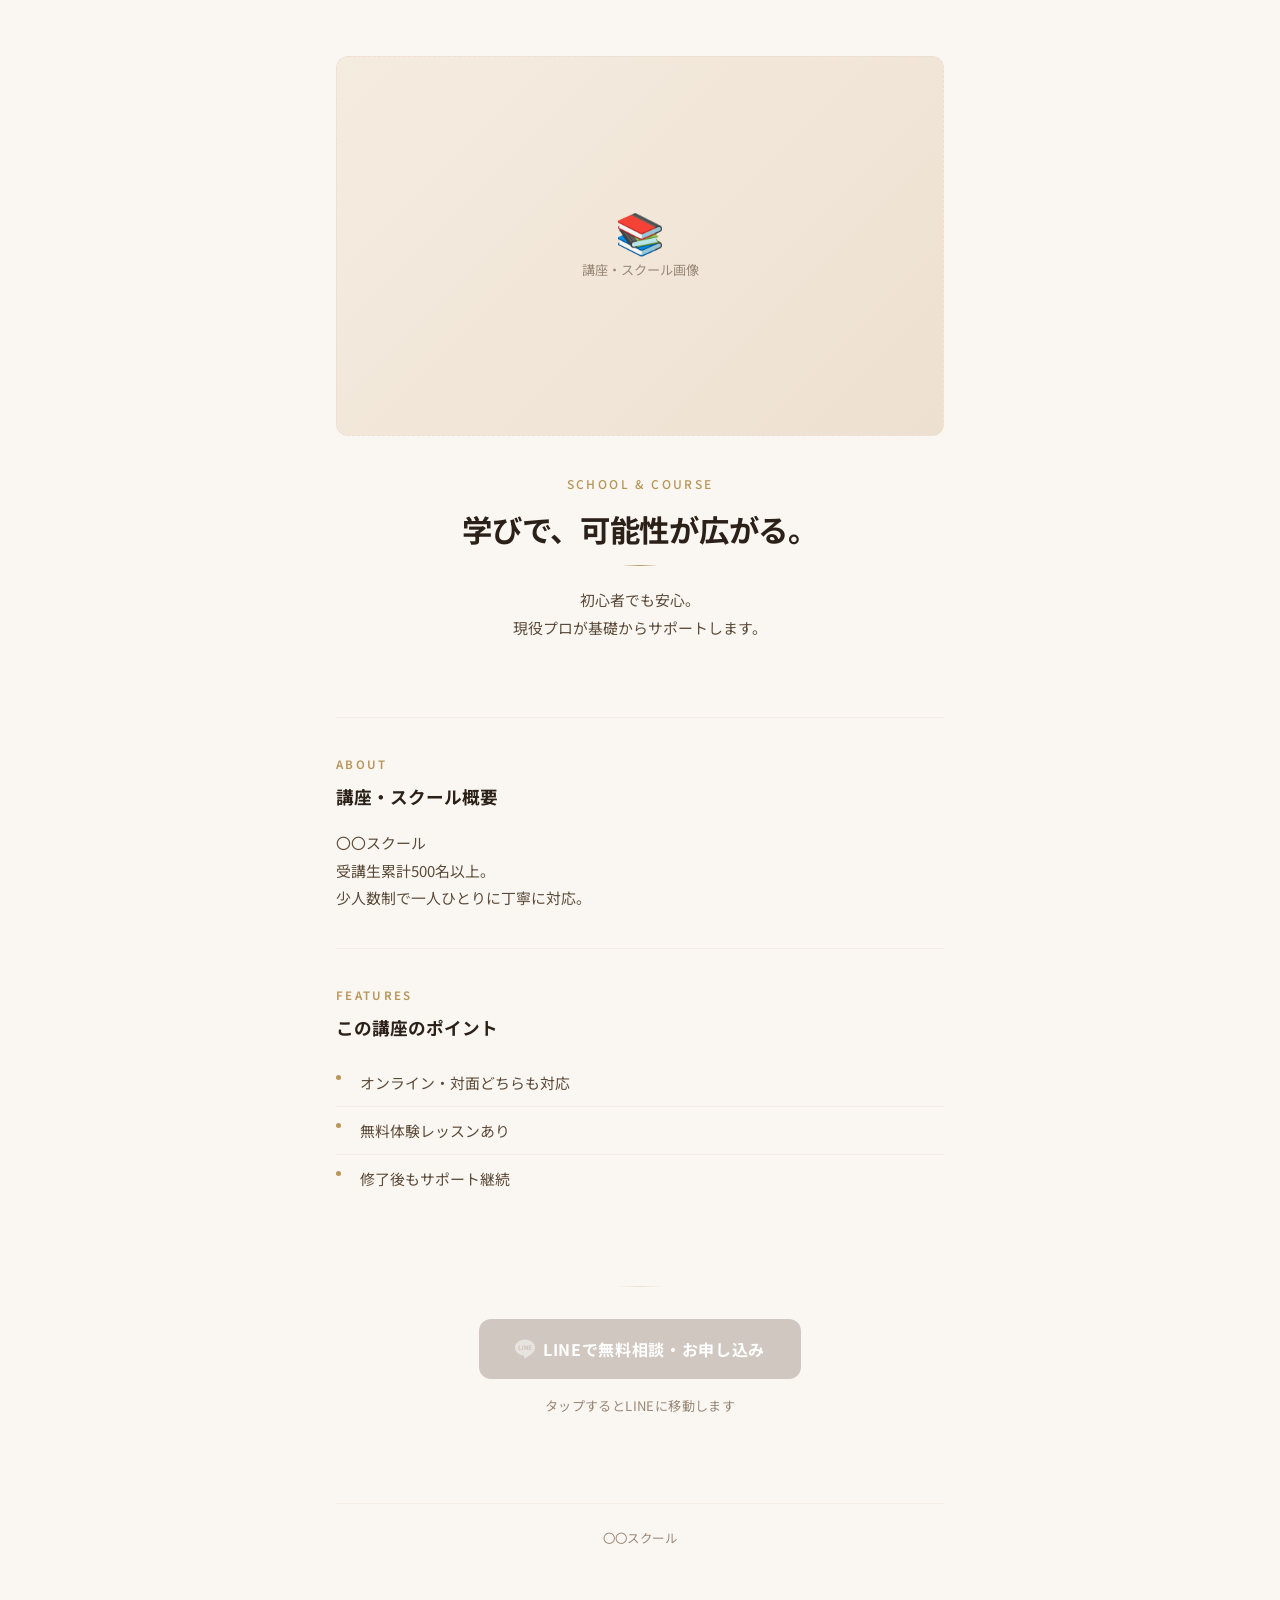
<file: templates/school.html>
<!DOCTYPE html>
<html lang="ja">
<head>
  <meta charset="UTF-8">
  <meta name="viewport" content="width=device-width, initial-scale=1.0">
  <title>スクール｜LPテンプレート</title>
  <link rel="preconnect" href="https://fonts.googleapis.com">
  <link rel="preconnect" href="https://fonts.gstatic.com" crossorigin>
  <link href="https://fonts.googleapis.com/css2?family=Noto+Sans+JP:wght@400;500;700&display=swap" rel="stylesheet">
  <link rel="stylesheet" href="../css/template.css">
</head>
<body>
  <div class="lp">

    <section class="lp-hero">
      <div id="hero-visual">
        <div class="lp-hero-placeholder">
          <span>📚</span>
          <span>講座・スクール画像</span>
        </div>
      </div>
      <span class="lp-eyebrow">School &amp; Course</span>
      <h1 class="lp-catch" id="catch">学びで、可能性が広がる。</h1>
      <div class="lp-divider"></div>
      <p class="lp-sub" id="sub">初心者でも安心。
現役プロが基礎からサポートします。</p>
    </section>

    <section class="lp-section">
      <span class="lp-section-label">About</span>
      <h2>講座・スクール概要</h2>
      <p id="company">〇〇スクール
受講生累計500名以上。
少人数制で一人ひとりに丁寧に対応。</p>
    </section>

    <section class="lp-section">
      <span class="lp-section-label">Features</span>
      <h2>この講座のポイント</h2>
      <ul class="lp-features" id="features">
        <li>オンライン・対面どちらも対応</li>
        <li>無料体験レッスンあり</li>
        <li>修了後もサポート継続</li>
      </ul>
    </section>

    <section class="lp-cta">
      <div class="lp-cta-rule"></div>
      <a href="#" id="line-btn" class="btn-line">LINEで無料相談・お申し込み</a>
      <p class="lp-cta-note">タップするとLINEに移動します</p>
    </section>

    <footer class="lp-footer" id="lp-footer">〇〇スクール</footer>
  </div>

  <script>
    (function () {
      var p = new URLSearchParams(location.search);
      var get = function (k) { var v = p.get(k); return v ? decodeURIComponent(v) : null; };

      var img      = get('img');
      var catchTxt = get('catch');
      var sub      = get('sub');
      var company  = get('company');
      var features = get('features');
      var lineUrl  = get('lineUrl');

      if (img) {
        document.getElementById('hero-visual').innerHTML =
          '<img class="lp-hero-img" src="' + img.replace(/"/g,'&quot;') + '" alt="">';
      }
      if (catchTxt) document.getElementById('catch').textContent = catchTxt;
      if (sub)      document.getElementById('sub').textContent = sub;
      if (company) {
        document.getElementById('company').textContent = company;
        document.getElementById('lp-footer').textContent = company.split('\n')[0] || '';
      }
      if (features) {
        var items = features.split('\n').filter(Boolean);
        document.getElementById('features').innerHTML =
          items.map(function (s) { return '<li>' + s.trim() + '</li>'; }).join('');
      }
      var btn = document.getElementById('line-btn');
      if (lineUrl) { btn.href = lineUrl; }
      else { btn.classList.add('disabled'); btn.removeAttribute('href'); }
    })();
  </script>
</body>
</html>
</file>
<file: css/style.css>
/* ================================================
   LP テンプレート選択サイト
   スマホ最適化 / シンプル & 洗練
   ================================================ */

:root {
  --bg:          #F7F4F0;
  --surface:     #FFFFFF;
  --surface-s:   #FDFAF6;
  --border:      #EAE3DA;
  --text:        #1A1614;
  --text-sub:    #6B5C50;
  --text-muted:  #ADA097;
  --accent:      #B8935A;
  --accent-lt:   #D4AE72;
  --accent-dk:   #9A7840;
  --line-green:  #06C755;
  --r-sm:        8px;
  --r:           12px;
  --r-lg:        20px;
  --sh:          0 1px 8px rgba(0,0,0,.06), 0 0 0 1px rgba(0,0,0,.04);
  --sh-raised:   0 4px 20px rgba(0,0,0,.10), 0 1px 4px rgba(0,0,0,.06);
  --sh-sel:      0 0 0 2px var(--accent);
  --font:        "Noto Sans JP", sans-serif;
  --font-en:     "DM Sans", sans-serif;
  --ease:        cubic-bezier(0.25, 0.8, 0.25, 1);
  --ease-spring: cubic-bezier(0.34, 1.56, 0.64, 1);
}

*, *::before, *::after { box-sizing: border-box; }

html {
  font-size: 16px;
  -webkit-text-size-adjust: 100%;
}

body {
  margin: 0;
  font-family: var(--font);
  background: var(--bg);
  color: var(--text);
  min-height: 100dvh;
  -webkit-font-smoothing: antialiased;
  overscroll-behavior-y: none;
  padding-bottom: calc(88px + env(safe-area-inset-bottom));
}

/* ================================================
   レイアウト
   ================================================ */
.page {
  max-width: 480px;
  margin: 0 auto;
  padding: 0 1rem;
}

/* ================================================
   ヘッダー
   ================================================ */
.header {
  padding: 3rem 0 1.75rem;
  text-align: center;
}

.header-eyebrow {
  display: block;
  margin: 0 0 0.6rem;
  font-family: var(--font-en);
  font-size: 0.65rem;
  font-weight: 500;
  letter-spacing: 0.32em;
  color: var(--accent);
  text-transform: uppercase;
}

.header-title {
  margin: 0 0 0.5rem;
  font-size: 1.55rem;
  font-weight: 700;
  letter-spacing: -0.02em;
  color: var(--text);
  line-height: 1.25;
}

.header-sub {
  margin: 0;
  font-size: 0.82rem;
  font-weight: 400;
  color: var(--text-sub);
  letter-spacing: 0.01em;
  line-height: 1.55;
}

/* ================================================
   ステップインジケーター
   ================================================ */
.steps {
  display: flex;
  align-items: center;
  justify-content: center;
  gap: 0;
  margin: 0 0 2rem;
  padding: 0.875rem 0;
  border-top: 1px solid var(--border);
  border-bottom: 1px solid var(--border);
}

.step {
  display: flex;
  flex-direction: column;
  align-items: center;
  gap: 0.3rem;
  flex-shrink: 0;
  opacity: 0.38;
  transition: opacity .3s var(--ease);
}

.step.active {
  opacity: 1;
}

.step-num {
  width: 26px;
  height: 26px;
  border-radius: 50%;
  background: var(--border);
  color: var(--text-muted);
  font-family: var(--font-en);
  font-size: 0.72rem;
  font-weight: 700;
  display: flex;
  align-items: center;
  justify-content: center;
  transition: background .3s, color .3s;
}

.step.active .step-num {
  background: var(--accent);
  color: #fff;
}

.step-label {
  font-size: 0.65rem;
  font-weight: 500;
  letter-spacing: 0.04em;
  color: var(--text-sub);
  white-space: nowrap;
}

.step.active .step-label {
  color: var(--text);
  font-weight: 700;
}

.step-line {
  flex: 1;
  max-width: 48px;
  height: 1px;
  background: var(--border);
  margin: 0 0.5rem;
  margin-bottom: 1rem;
}

/* ================================================
   セクション共通
   ================================================ */
.section {
  margin-bottom: 1.5rem;
}

.section-label {
  margin: 0 0 0.875rem;
  font-size: 0.7rem;
  font-weight: 700;
  letter-spacing: 0.14em;
  text-transform: uppercase;
  color: var(--text-muted);
}

/* カスタム案内セクション */
.section-note {
  margin-top: 0.25rem;
}

.note-card {
  padding: 0.9rem 0.9rem 1rem;
  border-radius: var(--r);
  background: #F2ECE4;
  color: var(--text-sub);
  font-size: 0.78rem;
  line-height: 1.7;
}

.note-title {
  margin: 0 0 0.35rem;
  font-size: 0.78rem;
  font-weight: 700;
  color: var(--text);
}

.note-source {
  margin: 0;
  font-size: 0.72rem;
  color: var(--text-sub);
  line-height: 1.6;
  text-align: center;
}

.note-text {
  margin: 0;
}

.note-text + .note-text {
  margin-top: 0.35rem;
}

.note-link {
  color: var(--accent-dk);
  text-decoration: underline;
  text-underline-offset: 0.15em;
}

.note-strong {
  font-weight: 700;
  color: var(--accent-dk);
}

/* ================================================
   ① ジャンル選択
   ================================================ */
.genre-row {
  display: grid;
  grid-template-columns: repeat(4, 1fr);
  gap: 0.5rem;
}

.genre-btn {
  display: flex;
  flex-direction: column;
  align-items: center;
  justify-content: center;
  gap: 0.3rem;
  padding: 0.875rem 0.25rem;
  min-height: 76px;
  background: var(--surface);
  border: 1.5px solid var(--border);
  border-radius: var(--r);
  cursor: pointer;
  font-family: inherit;
  color: var(--text);
  box-shadow: var(--sh);
  transition: border-color .18s, background .18s, box-shadow .18s, transform .14s var(--ease-spring);
  -webkit-tap-highlight-color: transparent;
  touch-action: manipulation;
  position: relative;
  overflow: hidden;
}

.genre-btn::after {
  content: '';
  position: absolute;
  inset: 0;
  background: var(--accent);
  opacity: 0;
  transition: opacity .18s;
}

.genre-btn:active {
  transform: scale(.93);
}

.genre-btn:active::after {
  opacity: 0.06;
}

.genre-btn.active {
  border-color: var(--accent);
  background: var(--surface-s);
  box-shadow: var(--sh-sel);
}

.genre-icon {
  font-size: 1.5rem;
  line-height: 1;
  display: block;
  position: relative;
  z-index: 1;
}

.genre-label {
  font-size: 0.75rem;
  font-weight: 700;
  letter-spacing: 0.02em;
  position: relative;
  z-index: 1;
}

/* ================================================
   ② スケルトン一覧
   ================================================ */
.templates-wrap {
  animation: fadeUp .28s var(--ease) both;
}

@keyframes fadeUp {
  from { opacity: 0; transform: translateY(8px); }
  to   { opacity: 1; transform: translateY(0); }
}

.templates-hint {
  margin: -0.375rem 0 0.875rem;
  font-size: 0.75rem;
  color: var(--accent-dk);
  letter-spacing: 0.02em;
}

.templates-grid {
  display: grid;
  grid-template-columns: repeat(2, 1fr);
  gap: 0.75rem;
  margin-bottom: 0.5rem;
}

/* テンプレートカード */
.tpl-card {
  background: var(--surface);
  border: 1.5px solid var(--border);
  border-radius: var(--r);
  cursor: pointer;
  box-shadow: var(--sh);
  transition: border-color .16s, box-shadow .16s, transform .14s var(--ease-spring);
  overflow: hidden;
  display: flex;
  flex-direction: column;
  padding: 0;
  font-family: inherit;
  color: inherit;
  -webkit-tap-highlight-color: transparent;
  touch-action: manipulation;
  text-align: left;
}

.tpl-card:active {
  transform: scale(.97);
}

.tpl-card.selected {
  border-color: var(--accent);
  box-shadow: var(--sh-sel);
}

/* スケルトン プレビュー */
.tpl-preview {
  padding: 0.75rem;
  background: linear-gradient(155deg, #FDF7EE 0%, #F7EFE4 100%);
  display: flex;
  flex-direction: column;
  gap: 6px;
  min-height: 152px;
  flex: 1;
}

/* butuhan（珈琲と、ひだまり。） */
.tpl-preview-butan {
  background: linear-gradient(175deg, rgba(10,7,4,.28) 0%, rgba(20,13,8,.32) 100%),
    url('https://images.unsplash.com/photo-1495474472287-4d71bcdd2085?w=400&q=80') center/cover no-repeat;
  padding: 0.7rem;
  display: flex;
  flex-direction: column;
  gap: 7px;
  justify-content: center;
  min-height: 152px;
}
.tpl-preview-butan .mock-hero-label {
  height: 4px;
  width: 60%;
  background: rgba(255,255,255,.7);
  border-radius: 2px;
}
.tpl-preview-butan .mock-hero-catch {
  height: 14px;
  width: 92%;
  background: rgba(255,255,255,.95);
  border-radius: 3px;
  box-shadow: 0 1px 4px rgba(0,0,0,.3);
}
.tpl-preview-butan .mock-hero-lead {
  height: 8px;
  width: 70%;
  background: rgba(255,255,255,.5);
  border-radius: 3px;
}
.tpl-preview-butan .mock-hero-cta {
  height: 22px;
  width: 48%;
  background: rgba(166,124,82,.95);
  border-radius: 7px;
  margin-top: 6px;
  box-shadow: 0 2px 6px rgba(0,0,0,.25);
}

/* insyoku（ゆうカフェ） */
.tpl-preview-insyoku {
  background: linear-gradient(175deg, rgba(255,255,255,.18) 0%, rgba(240,240,240,.22) 100%),
    url('https://images.unsplash.com/photo-1554118811-1e0d58224f24?w=400&q=80') center/cover no-repeat;
  padding: 0.7rem;
  display: flex;
  flex-direction: column;
  align-items: center;
  gap: 7px;
  min-height: 152px;
  border-bottom: none;
}
.tpl-preview-insyoku .mock-vertical-ttl {
  height: 30px;
  width: 7px;
  background: #111;
  border-radius: 2px;
}
.tpl-preview-insyoku .mock-circle {
  width: 38px;
  height: 38px;
  border: 1.5px solid #111;
  border-radius: 50%;
  flex-shrink: 0;
}
.tpl-preview-insyoku .mock-photo {
  width: 100%;
  height: 30px;
  background: linear-gradient(90deg, #F0F0F0, #E4E4E4);
  border-radius: 4px;
}

/* doodle */
.tpl-preview-doodle {
  background: linear-gradient(175deg, rgba(30,15,10,.22) 0%, rgba(20,8,4,.26) 40%, rgba(40,25,20,.20) 100%),
    url('https://images.unsplash.com/photo-1560869713-7d0a29430803?w=400&q=80') center/cover no-repeat;
  padding: 0.7rem;
  display: flex;
  flex-direction: column;
  gap: 7px;
  justify-content: center;
  min-height: 152px;
}
.tpl-preview-doodle .mock-hero-catch {
  height: 11px;
  width: 86%;
  background: rgba(255,255,255,.95);
  border-radius: 3px;
  box-shadow: 0 1px 5px rgba(0,0,0,.35);
}
.tpl-preview-doodle .mock-hero-logo {
  height: 14px;
  width: 44%;
  background: rgba(255,255,255,.9);
  border-radius: 3px;
  box-shadow: 0 1px 4px rgba(0,0,0,.25);
}
.tpl-preview-doodle .mock-hero-badges {
  height: 10px;
  width: 68%;
  background: rgba(255,255,255,.65);
  border-radius: 4px;
}
.tpl-preview-doodle .mock-hero-cta {
  height: 22px;
  width: 42%;
  background: rgba(255,255,255,.9);
  border-radius: 7px;
  margin-top: 6px;
  box-shadow: 0 2px 6px rgba(0,0,0,.25);
}

/* biyou（フレグランスコレクション） */
.tpl-preview-biyou {
  display: grid;
  grid-template-columns: 1fr 1fr;
  gap: 0;
  padding: 0;
  min-height: 152px;
  background: linear-gradient(135deg, rgba(251,233,236,.28) 0%, rgba(240,216,220,.24) 50%, rgba(248,244,245,.20) 100%),
    url('https://images.unsplash.com/photo-1557170334-a9632e77c6e4?w=400&q=80') center/cover no-repeat;
}
.tpl-preview-biyou .mock-split-left {
  padding: 0.6rem 0.5rem;
  display: flex;
  flex-direction: column;
  gap: 6px;
  justify-content: center;
}
.tpl-preview-biyou .mock-hero-en {
  height: 5px;
  width: 65%;
  background: #C9A99A;
  border-radius: 2px;
  opacity: .8;
}
.tpl-preview-biyou .mock-hero-ttl {
  height: 11px;
  width: 90%;
  background: #5C4A3D;
  border-radius: 3px;
}
.tpl-preview-biyou .mock-hero-cta {
  height: 16px;
  width: 52%;
  background: #2C2C2C;
  border-radius: 8px;
  margin-top: 2px;
}
.tpl-preview-biyou .mock-split-right {
  display: flex;
  align-items: center;
  justify-content: center;
  padding: 0.5rem;
}
.tpl-preview-biyou .mock-product {
  width: 100%;
  height: 72%;
  max-height: 68px;
  background: linear-gradient(180deg, #AEC7D4, rgba(174,199,212,.4));
  border-radius: 6px;
}

/* longleage（ネイルサロン） */
.tpl-preview-longleage {
  background: linear-gradient(175deg, rgba(15,10,8,.24) 0%, rgba(8,5,4,.28) 40%, rgba(20,15,12,.22) 100%),
    url('https://images.unsplash.com/photo-1604654894610-df63bc536371?w=400&q=80') center/cover no-repeat;
  padding: 0.6rem;
  display: flex;
  flex-direction: column;
  gap: 6px;
  min-height: 152px;
}
.tpl-preview-longleage .mock-hero-slideshow {
  height: 48px;
  background: rgba(0,0,0,.22);
  border-radius: 4px;
  border: 1px solid rgba(255,255,255,.15);
}
.tpl-preview-longleage .mock-hero-eyebrow {
  height: 4px;
  width: 52%;
  background: rgba(255,255,255,.65);
  border-radius: 2px;
}
.tpl-preview-longleage .mock-hero-title {
  height: 11px;
  width: 84%;
  background: rgba(255,255,255,.95);
  border-radius: 3px;
  box-shadow: 0 1px 4px rgba(0,0,0,.3);
}
.tpl-preview-longleage .mock-hero-btns {
  height: 16px;
  width: 52%;
  background: rgba(255,255,255,.5);
  border-radius: 5px;
}
.tpl-preview-longleage .mock-salon-row {
  height: 16px;
  width: 100%;
  background: rgba(255,255,255,.2);
  border-radius: 4px;
  margin-top: 2px;
  border: 1px solid rgba(255,255,255,.25);
}

/* school-lp7（モノコトLab.） */
.tpl-preview-school-lp7 {
  background: linear-gradient(165deg, rgba(5,25,18,.26) 0%, rgba(4,20,15,.30) 50%, rgba(3,22,17,.28) 100%),
    url('https://images.unsplash.com/photo-1581092921461-eab62e97a780?w=400&q=80') center/cover no-repeat;
  padding: 0.7rem;
  display: flex;
  flex-direction: column;
  gap: 6px;
  justify-content: center;
  min-height: 152px;
  position: relative;
}
.tpl-preview-school-lp7 .mock-hero-circuit {
  position: absolute;
  inset: 0;
  background: repeating-linear-gradient(
    90deg,
    transparent,
    transparent 8px,
    rgba(255,255,255,.04) 8px,
    rgba(255,255,255,.04) 9px
  );
  border-radius: inherit;
  pointer-events: none;
}
.tpl-preview-school-lp7 .mock-hero-sub {
  position: relative;
  height: 5px;
  width: 70%;
  margin: 0 auto;
  background: rgba(255,255,255,.6);
  border-radius: 2px;
}
.tpl-preview-school-lp7 .mock-hero-logo {
  position: relative;
  height: 18px;
  width: 80%;
  margin: 0 auto;
  background: rgba(255,255,255,.9);
  border-radius: 3px;
}
.tpl-preview-school-lp7 .mock-hero-cta {
  position: relative;
  height: 24px;
  width: 65%;
  margin: 0.25rem auto 0;
  background: rgba(255,255,255,.25);
  border: 1px solid rgba(255,255,255,.5);
  border-radius: 20px;
}

/* school-lp8（習い事教室） */
.tpl-preview-school-lp8 {
  background: linear-gradient(180deg, rgba(10,15,20,.24) 0%, rgba(6,9,12,.28) 100%),
    url('https://images.unsplash.com/photo-1509062522246-3755977927d7?w=400&q=80') center/cover no-repeat;
  padding: 0.7rem;
  display: flex;
  flex-direction: column;
  gap: 6px;
  justify-content: flex-end;
  min-height: 152px;
  position: relative;
}
.tpl-preview-school-lp8 .mock-hero-bg {
  position: absolute;
  inset: 0;
  background: linear-gradient(to top, rgba(0,0,0,.5) 0%, transparent 50%);
  border-radius: inherit;
  pointer-events: none;
}
.tpl-preview-school-lp8 .mock-hero-sub {
  position: relative;
  height: 5px;
  width: 55%;
  background: rgba(255,255,255,.5);
  border-radius: 2px;
}
.tpl-preview-school-lp8 .mock-hero-ttl {
  position: relative;
  height: 12px;
  width: 90%;
  background: rgba(255,255,255,.9);
  border-radius: 3px;
}
.tpl-preview-school-lp8 .mock-hero-cta {
  position: relative;
  height: 22px;
  width: 58%;
  background: #e8b84a;
  border-radius: 6px;
  margin-top: 2px;
}

/* カードフッター */
.tpl-foot {
  padding: 0.5rem 0.7rem;
  display: flex;
  align-items: center;
  gap: 0.4rem;
  border-top: 1px solid var(--border);
  background: var(--surface);
}

.tpl-num {
  font-family: var(--font-en);
  font-size: 0.7rem;
  font-weight: 700;
  color: var(--accent-dk);
  letter-spacing: 0.04em;
  flex-shrink: 0;
}

.tpl-name {
  font-size: 0.65rem;
  color: var(--text-muted);
  white-space: nowrap;
  overflow: hidden;
  text-overflow: ellipsis;
  flex: 1;
  min-width: 0;
}

.tpl-genre {
  font-size: 0.56rem;
  font-weight: 600;
  letter-spacing: 0.06em;
  color: var(--text-muted);
  background: var(--bg);
  padding: 0.1rem 0.4rem;
  border-radius: 4px;
  border: 1px solid var(--border);
  white-space: nowrap;
  flex-shrink: 0;
  margin-left: auto;
}

.tpl-card.selected .tpl-num  { color: var(--accent); }
.tpl-card.selected .tpl-foot { background: #FDFAF5; }

/* ================================================
   アクションバー（画面下固定）
   ================================================ */
.action-bar {
  position: fixed;
  bottom: 0;
  left: 0;
  right: 0;
  padding: 0.75rem 1rem;
  padding-bottom: max(0.75rem, env(safe-area-inset-bottom));
  background: rgba(255,255,255,.96);
  backdrop-filter: saturate(180%) blur(20px);
  -webkit-backdrop-filter: saturate(180%) blur(20px);
  border-top: 1px solid var(--border);
  box-shadow: 0 -1px 0 var(--border), 0 -8px 24px rgba(0,0,0,.06);
  display: flex;
  align-items: center;
  gap: 0.625rem;
  animation: slideUp .3s var(--ease) both;
  z-index: 50;
}

@keyframes slideUp {
  from { opacity: 0; transform: translateY(100%); }
  to   { opacity: 1; transform: translateY(0); }
}

.action-bar[hidden] { display: none; }

.action-num {
  display: flex;
  flex-direction: column;
  align-items: center;
  flex-shrink: 0;
  min-width: 44px;
}

.action-num-label {
  font-size: 0.55rem;
  font-weight: 700;
  letter-spacing: 0.1em;
  text-transform: uppercase;
  color: var(--text-muted);
  line-height: 1;
  margin-bottom: 2px;
}

.action-num-value {
  font-family: var(--font-en);
  font-size: 1.3rem;
  font-weight: 700;
  color: var(--accent-dk);
  line-height: 1;
}

.btn-preview-open {
  flex: 0 0 auto;
  padding: 0 1rem;
  height: 46px;
  background: var(--surface);
  border: 1.5px solid var(--border);
  border-radius: var(--r);
  font-family: inherit;
  font-size: 0.8rem;
  font-weight: 600;
  color: var(--text-sub);
  cursor: pointer;
  transition: border-color .16s, background .16s, transform .12s;
  -webkit-tap-highlight-color: transparent;
  touch-action: manipulation;
  white-space: nowrap;
}

.btn-preview-open:active {
  transform: scale(.97);
  background: var(--bg);
}

.btn-line {
  flex: 1;
  display: flex;
  align-items: center;
  justify-content: center;
  gap: 0.4rem;
  height: 46px;
  font-family: inherit;
  font-size: 0.88rem;
  font-weight: 700;
  letter-spacing: 0.02em;
  color: #fff;
  background: var(--line-green);
  border-radius: var(--r);
  text-decoration: none;
  box-shadow: 0 2px 12px rgba(6,199,85,.32);
  transition: opacity .14s, transform .12s;
  -webkit-tap-highlight-color: transparent;
  touch-action: manipulation;
}

.btn-line:active {
  transform: scale(.97);
  opacity: .88;
}

/* LINE アイコン */
.btn-line-icon {
  width: 17px;
  height: 17px;
  flex-shrink: 0;
  background: url("data:image/svg+xml,%3Csvg xmlns='http://www.w3.org/2000/svg' viewBox='0 0 24 24' fill='white'%3E%3Cpath d='M19.365 9.863c.349 0 .63.285.63.631 0 .345-.281.63-.63.63H17.61v1.125h1.755c.349 0 .63.283.63.63 0 .344-.281.629-.63.629h-2.386c-.345 0-.627-.285-.627-.629V8.108c0-.345.282-.63.63-.63h2.386c.346 0 .627.285.627.63 0 .349-.281.63-.63.63H17.61v1.125h1.755zm-3.855 3.016c0 .27-.174.51-.432.596-.064.021-.13.031-.195.031-.211 0-.41-.101-.535-.277l-1.98-2.692v2.343c0 .345-.283.63-.63.63-.346 0-.629-.285-.629-.63V8.108c0-.27.173-.51.43-.595.06-.023.127-.033.194-.033.211 0 .411.1.535.277l1.981 2.692V8.108c0-.345.282-.63.63-.63.346 0 .63.285.63.63v4.771zm-5.74 0c0 .345-.282.63-.63.63-.344 0-.627-.285-.627-.63V8.108c0-.345.283-.63.63-.63.346 0 .628.285.628.63v4.771zm-2.466.629H4.917c-.345 0-.63-.285-.63-.629V8.108c0-.345.285-.63.63-.63.348 0 .63.285.63.63v4.141h1.756c.348 0 .629.283.629.63 0 .344-.281.629-.629.629M24 10.314C24 4.943 18.615.572 12 .572S0 4.943 0 10.314c0 4.811 4.27 8.842 10.035 9.608.391.082.923.258 1.058.59.12.301.079.766.038 1.08l-.164 1.02c-.045.301-.24 1.186 1.049.645 1.291-.539 6.916-4.078 9.436-6.975C23.176 14.393 24 12.458 24 10.314'/%3E%3C/svg%3E") center/contain no-repeat;
}

/* ================================================
   モーダル（ボトムシート）
   ================================================ */
.modal {
  position: fixed;
  inset: 0;
  z-index: 100;
  display: flex;
  flex-direction: column;
  justify-content: flex-end;
}

.modal[hidden] { display: none; }

.modal-backdrop {
  position: absolute;
  inset: 0;
  background: rgba(20,15,12,.52);
  backdrop-filter: blur(6px);
  -webkit-backdrop-filter: blur(6px);
  animation: bkIn .28s ease both;
}

@keyframes bkIn {
  from { opacity: 0; }
  to   { opacity: 1; }
}

.modal-sheet {
  position: relative;
  z-index: 1;
  background: var(--surface);
  border-radius: var(--r-lg) var(--r-lg) 0 0;
  display: flex;
  flex-direction: column;
  height: 92dvh;
  max-height: 92dvh;
  animation: sheetUp .34s var(--ease) both;
  overflow: hidden;
}

@keyframes sheetUp {
  from { transform: translateY(100%); }
  to   { transform: translateY(0); }
}

.modal-handle {
  width: 32px;
  height: 3px;
  background: var(--border);
  border-radius: 2px;
  margin: 0.75rem auto 0;
  flex-shrink: 0;
}

.modal-header {
  display: flex;
  align-items: center;
  padding: 0.625rem 1rem 0.75rem;
  border-bottom: 1px solid var(--border);
  flex-shrink: 0;
}

.modal-header-info {
  display: flex;
  align-items: baseline;
  gap: 0.5rem;
  flex: 1;
  min-width: 0;
}

.modal-num {
  font-family: var(--font-en);
  font-size: 1rem;
  font-weight: 700;
  color: var(--accent-dk);
  flex-shrink: 0;
}

.modal-name {
  font-size: 0.8rem;
  color: var(--text-muted);
  white-space: nowrap;
  overflow: hidden;
  text-overflow: ellipsis;
}

.modal-close {
  width: 34px;
  height: 34px;
  border: none;
  background: var(--bg);
  border-radius: 50%;
  cursor: pointer;
  display: flex;
  align-items: center;
  justify-content: center;
  flex-shrink: 0;
  -webkit-tap-highlight-color: transparent;
  touch-action: manipulation;
  transition: background .14s;
  margin-left: 0.5rem;
}

.modal-close:active { background: var(--border); }

.modal-close-icon {
  width: 13px;
  height: 13px;
  position: relative;
  display: block;
}

.modal-close-icon::before,
.modal-close-icon::after {
  content: "";
  position: absolute;
  width: 100%;
  height: 1.5px;
  background: var(--text-sub);
  border-radius: 1px;
  top: 50%;
  left: 0;
}

.modal-close-icon::before { transform: translateY(-50%) rotate(45deg); }
.modal-close-icon::after  { transform: translateY(-50%) rotate(-45deg); }

.modal-body {
  flex: 1;
  overflow: hidden;
  position: relative;
  background: var(--bg);
}

.modal-loading {
  position: absolute;
  inset: 0;
  display: flex;
  flex-direction: column;
  align-items: center;
  justify-content: center;
  gap: 0.75rem;
  color: var(--text-muted);
  font-size: 0.82rem;
  background: var(--bg);
  z-index: 2;
}

.modal-loading[hidden] { display: none; }

.loading-spinner {
  width: 28px;
  height: 28px;
  border: 2.5px solid var(--border);
  border-top-color: var(--accent);
  border-radius: 50%;
  animation: spin .7s linear infinite;
}

@keyframes spin { to { transform: rotate(360deg); } }

.modal-iframe {
  width: 100%;
  height: 100%;
  border: none;
  display: block;
}

.modal-footer {
  padding: 0.75rem 1rem;
  padding-bottom: max(0.875rem, env(safe-area-inset-bottom));
  border-top: 1px solid var(--border);
  background: var(--surface);
  flex-shrink: 0;
}

.modal-footer-note {
  margin: 0 0 0.5rem;
  font-size: 0.72rem;
  color: var(--text-muted);
  text-align: center;
  letter-spacing: 0.02em;
}

.btn-line-modal {
  display: flex;
  align-items: center;
  justify-content: center;
  gap: 0.5rem;
  width: 100%;
  height: 52px;
  font-family: inherit;
  font-size: 0.95rem;
  font-weight: 700;
  letter-spacing: 0.03em;
  color: #fff;
  background: var(--line-green);
  border-radius: var(--r);
  text-decoration: none;
  box-shadow: 0 3px 14px rgba(6,199,85,.28);
  transition: opacity .14s, transform .12s;
  -webkit-tap-highlight-color: transparent;
  touch-action: manipulation;
}

.btn-line-modal:active {
  transform: scale(.98);
  opacity: .9;
}

/* ================================================
   スマホ細かい調整
   ================================================ */
@media (max-width: 390px) {
  .genre-row {
    grid-template-columns: repeat(2, 1fr);
    gap: 0.5rem;
  }

  .genre-btn {
    padding: 0.75rem 0.2rem;
    min-height: 70px;
  }

  .genre-icon { font-size: 1.35rem; }
  .genre-label { font-size: 0.72rem; }

  .header-title { font-size: 1.35rem; }
}

@media (max-width: 320px) {
  .page { padding: 0 0.75rem; }
  .templates-grid { grid-template-columns: 1fr 1fr; gap: 0.5rem; }
}
</file>
<file: templates/biyou-doodle/styles.css>
/* ========================================
   doodle - 産後骨盤矯正・ダイエット専門院
   ======================================== */

:root {
  /* カラー：温かみのあるクリーム＆ダストローズ */
  --color-bg: #faf8f5;
  --color-bg-alt: #f5f0ea;
  --color-surface: #ffffff;
  --color-text: #2c2c2c;
  --color-text-muted: #6b6b6b;
  --color-accent: #c4a090;
  --color-accent-dark: #a08070;
  --color-accent-soft: #e8ddd5;
  --color-hero-overlay: rgba(44, 44, 44, 0.4);
  --color-border: #e5e0d9;
  --shadow-sm: 0 2px 8px rgba(0, 0, 0, 0.06);
  --shadow-md: 0 4px 20px rgba(0, 0, 0, 0.08);
  --shadow-lg: 0 8px 40px rgba(0, 0, 0, 0.1);
  --font-serif: "Shippori Mincho", "Hiragino Mincho ProN", serif;
  --font-sans: "Noto Sans JP", -apple-system, BlinkMacSystemFont, sans-serif;
  --radius: 12px;
  --radius-lg: 20px;
  --transition: 0.3s ease;
}

*,
*::before,
*::after {
  box-sizing: border-box;
}

html {
  scroll-behavior: smooth;
}

body {
  margin: 0;
  font-family: var(--font-sans);
  font-size: 16px;
  line-height: 1.8;
  color: var(--color-text);
  background: var(--color-bg);
}

img {
  max-width: 100%;
  height: auto;
  display: block;
}

a {
  color: inherit;
  text-decoration: none;
}

.skip-link {
  position: absolute;
  top: -100px;
  left: 24px;
  padding: 12px 20px;
  background: var(--color-text);
  color: #fff;
  font-weight: 600;
  border-radius: var(--radius);
  z-index: 10000;
  transition: top 0.2s ease;
}

.skip-link:focus {
  top: 24px;
  outline: 2px solid var(--color-accent);
  outline-offset: 2px;
}

ul {
  list-style: none;
  margin: 0;
  padding: 0;
}

/* ----- ユーティリティ ----- */
.container {
  width: 100%;
  max-width: 1100px;
  margin: 0 auto;
  padding: 0 24px;
}

.muted {
  color: var(--color-text-muted);
  font-size: 0.9em;
}

/* ----- ヘッダー ----- */
.header {
  position: fixed;
  top: 0;
  left: 0;
  right: 0;
  z-index: 1000;
  background: rgba(250, 248, 245, 0.95);
  backdrop-filter: blur(10px);
  border-bottom: 1px solid var(--color-border);
  transition: background var(--transition), box-shadow var(--transition);
}

.header.is-scrolled {
  box-shadow: var(--shadow-sm);
}

.header-inner {
  max-width: 1100px;
  margin: 0 auto;
  padding: 16px 24px;
  display: flex;
  align-items: center;
  justify-content: space-between;
  gap: 24px;
}

.logo {
  font-family: var(--font-serif);
  font-size: 1.5rem;
  font-weight: 600;
  letter-spacing: 0.05em;
  color: var(--color-text);
}

.nav-list {
  display: flex;
  align-items: center;
  gap: 32px;
}

.nav-list a {
  font-size: 0.95rem;
  font-weight: 500;
  color: var(--color-text);
  position: relative;
}

.nav-list a::after {
  content: "";
  position: absolute;
  bottom: -4px;
  left: 0;
  width: 0;
  height: 1px;
  background: var(--color-accent);
  transition: width var(--transition);
}

.nav-list a:hover::after {
  width: 100%;
}

.btn {
  display: inline-flex;
  align-items: center;
  justify-content: center;
  padding: 12px 24px;
  font-family: var(--font-sans);
  font-size: 0.95rem;
  font-weight: 600;
  border-radius: var(--radius);
  transition: background var(--transition), color var(--transition), transform 0.2s ease;
}

.btn-primary {
  background: var(--color-accent);
  color: #fff;
  border: none;
}

.btn-primary:hover {
  background: var(--color-accent-dark);
  color: #fff;
  transform: translateY(-1px);
}

.hamburger {
  display: none;
  flex-direction: column;
  justify-content: center;
  gap: 6px;
  width: 32px;
  height: 32px;
  padding: 0;
  background: none;
  border: none;
  cursor: pointer;
  aria-label: メニュー;
}

.hamburger span {
  display: block;
  width: 100%;
  height: 2px;
  background: var(--color-text);
  transition: transform var(--transition), opacity var(--transition);
}

.header-drawer {
  display: none;
  position: fixed;
  top: 0;
  left: 0;
  right: 0;
  bottom: 0;
  background: rgba(44, 44, 44, 0.5);
  opacity: 0;
  visibility: hidden;
  transition: opacity var(--transition), visibility var(--transition);
  z-index: 999;
}

.header-drawer.is-open {
  opacity: 1;
  visibility: visible;
}

.drawer-nav {
  position: absolute;
  top: 0;
  right: 0;
  width: 280px;
  max-width: 85vw;
  height: 100%;
  background: var(--color-surface);
  padding: 80px 24px 24px;
  box-shadow: var(--shadow-lg);
}

.drawer-nav ul {
  display: flex;
  flex-direction: column;
  gap: 8px;
}

.drawer-nav a {
  display: block;
  padding: 12px 0;
  font-weight: 500;
  border-bottom: 1px solid var(--color-border);
}

.drawer-nav .btn {
  margin-top: 16px;
  width: 100%;
}

/* ----- ヒーロー ----- */
.hero {
  position: relative;
  min-height: 100vh;
  display: flex;
  align-items: center;
  justify-content: center;
  padding: 120px 24px 80px;
  overflow: hidden;
}

.hero-bg {
  position: absolute;
  inset: 0;
  background: linear-gradient(135deg, #e8ddd5 0%, #d4c4b8 50%, #c4a090 100%);
}

.hero-overlay {
  position: absolute;
  inset: 0;
  background: var(--color-hero-overlay);
}

.hero-pattern {
  position: absolute;
  inset: 0;
  opacity: 0.08;
  background-image: radial-gradient(circle at 2px 2px, #2c2c2c 1px, transparent 0);
  background-size: 32px 32px;
}

.hero-content {
  position: relative;
  z-index: 1;
  text-align: center;
  max-width: 640px;
}

.hero-catch {
  font-family: var(--font-serif);
  font-size: clamp(1rem, 2.5vw, 1.25rem);
  font-weight: 500;
  color: rgba(255, 255, 255, 0.95);
  letter-spacing: 0.08em;
  margin-bottom: 24px;
  line-height: 1.9;
}

.hero-title {
  margin: 0 0 28px;
  font-family: var(--font-serif);
  font-size: clamp(2.5rem, 8vw, 4rem);
  font-weight: 600;
  color: #fff;
  letter-spacing: 0.02em;
  line-height: 1.2;
}

.hero-logo {
  display: block;
  margin-bottom: 12px;
}

.hero-sub {
  display: block;
  font-size: clamp(0.85rem, 2vw, 1rem);
  font-weight: 400;
  opacity: 0.95;
  letter-spacing: 0.06em;
}

.hero-badges {
  display: flex;
  flex-wrap: wrap;
  justify-content: center;
  gap: 12px;
  margin-bottom: 40px;
}

.badge {
  padding: 8px 16px;
  font-size: 0.85rem;
  font-weight: 500;
  color: #fff;
  background: rgba(255, 255, 255, 0.2);
  border: 1px solid rgba(255, 255, 255, 0.4);
  border-radius: 999px;
}

.btn-hero {
  background: #fff;
  color: var(--color-text);
  padding: 16px 40px;
  font-size: 1rem;
}

.btn-hero:hover {
  background: var(--color-bg);
  color: var(--color-text);
  transform: translateY(-2px);
  box-shadow: var(--shadow-md);
}

.hero-scroll {
  position: absolute;
  bottom: 32px;
  left: 50%;
  transform: translateX(-50%);
  display: flex;
  flex-direction: column;
  align-items: center;
  gap: 8px;
  color: rgba(255, 255, 255, 0.8);
  font-size: 0.75rem;
  letter-spacing: 0.15em;
}

.scroll-line {
  width: 1px;
  height: 40px;
  background: linear-gradient(to bottom, rgba(255,255,255,0.6), transparent);
  animation: scrollPulse 2s ease-in-out infinite;
}

@keyframes scrollPulse {
  0%, 100% { opacity: 1; transform: scaleY(1); }
  50% { opacity: 0.5; transform: scaleY(0.6); }
}

/* ----- 情報バー ----- */
.info-bar {
  background: var(--color-surface);
  padding: 32px 24px;
  border-bottom: 1px solid var(--color-border);
}

.info-bar-grid {
  max-width: 1100px;
  margin: 0 auto;
  display: grid;
  grid-template-columns: repeat(4, 1fr);
  gap: 32px;
}

.info-item h3 {
  margin: 0 0 8px;
  font-size: 0.85rem;
  font-weight: 600;
  color: var(--color-text-muted);
}

.info-item p {
  margin: 0 0 4px;
  font-size: 0.95rem;
}

.info-item p:last-child {
  margin-bottom: 0;
}

.tel-num {
  font-size: 1.35rem !important;
  font-weight: 700;
}

.tel-num a {
  color: var(--color-accent-dark);
}

.tel-num a:hover {
  text-decoration: underline;
}

/* ----- セクション共通（スクロールアニメーション） ----- */
.section.animate-on-scroll {
  opacity: 0;
  transform: translateY(24px);
  transition: opacity 0.6s ease, transform 0.6s ease;
}

.section.animate-on-scroll.is-visible {
  opacity: 1;
  transform: translateY(0);
}

.section {
  padding: 80px 0;
}

.section:nth-child(even) {
  background: var(--color-bg-alt);
}

.section-title {
  font-family: var(--font-serif);
  font-size: clamp(1.75rem, 4vw, 2.25rem);
  font-weight: 600;
  text-align: center;
  margin: 0 0 48px;
  color: var(--color-text);
}

.section-title-en {
  display: block;
  font-family: var(--font-sans);
  font-size: 0.85rem;
  font-weight: 500;
  letter-spacing: 0.2em;
  color: var(--color-accent);
  margin-bottom: 8px;
}

.section-lead {
  text-align: center;
  max-width: 600px;
  margin: 0 auto 32px;
  color: var(--color-text-muted);
}

.subsection-title {
  font-size: 1.25rem;
  font-weight: 600;
  text-align: center;
  margin: 0 0 16px;
}

/* ----- About ----- */
.about-cards {
  display: grid;
  grid-template-columns: repeat(2, 1fr);
  gap: 32px;
}

.about-card {
  background: var(--color-surface);
  padding: 40px 32px;
  border-radius: var(--radius-lg);
  box-shadow: var(--shadow-sm);
  transition: box-shadow var(--transition), transform var(--transition);
}

.about-card:hover {
  box-shadow: var(--shadow-md);
  transform: translateY(-2px);
}

.about-card-icon {
  margin-bottom: 20px;
}

.icon-circle {
  display: inline-flex;
  align-items: center;
  justify-content: center;
  width: 48px;
  height: 48px;
  background: var(--color-accent-soft);
  color: var(--color-accent-dark);
  font-family: var(--font-serif);
  font-size: 1.25rem;
  font-weight: 600;
  border-radius: 50%;
}

.about-card h3 {
  font-family: var(--font-serif);
  font-size: 1.2rem;
  font-weight: 600;
  margin: 0 0 16px;
  line-height: 1.5;
}

.about-card p {
  margin: 0;
  font-size: 0.95rem;
  color: var(--color-text-muted);
  line-height: 1.8;
}

/* ----- 施術 ----- */
.complaint-tags {
  display: flex;
  flex-wrap: wrap;
  justify-content: center;
  gap: 12px;
  margin-bottom: 48px;
}

.complaint-tags li {
  padding: 10px 20px;
  font-size: 0.9rem;
  background: var(--color-surface);
  color: var(--color-text);
  border-radius: 999px;
  border: 1px solid var(--color-border);
}

.treatment-cards {
  display: flex;
  flex-direction: column;
  gap: 48px;
}

.treatment-card {
  display: grid;
  grid-template-columns: 1fr 1fr;
  gap: 48px;
  align-items: center;
  background: var(--color-surface);
  border-radius: var(--radius-lg);
  overflow: hidden;
  box-shadow: var(--shadow-sm);
}

.treatment-card:nth-child(even) {
  direction: rtl;
}

.treatment-card:nth-child(even) > * {
  direction: ltr;
}

.treatment-card-visual {
  min-height: 280px;
}

.treatment-placeholder {
  width: 100%;
  height: 100%;
  min-height: 280px;
  background: linear-gradient(135deg, var(--color-accent-soft) 0%, #e0d4c8 100%);
  display: flex;
  align-items: center;
  justify-content: center;
  font-family: var(--font-serif);
  font-size: 1.25rem;
  font-weight: 600;
  color: var(--color-accent-dark);
}

.treatment-placeholder-diet {
  background: linear-gradient(135deg, #e8e5e0 0%, #d8d4cc 100%);
  color: var(--color-text-muted);
}

.treatment-card-body {
  padding: 40px;
}

.treatment-card-body h4 {
  font-family: var(--font-serif);
  font-size: 1.35rem;
  font-weight: 600;
  margin: 0 0 12px;
}

.treatment-card-body h4 small {
  display: block;
  font-family: var(--font-sans);
  font-size: 0.8rem;
  font-weight: 500;
  color: var(--color-accent);
  letter-spacing: 0.1em;
  margin-top: 4px;
}

.treatment-card-body p {
  margin: 0 0 20px;
  font-size: 0.95rem;
  color: var(--color-text-muted);
  line-height: 1.8;
}

.link-arrow {
  font-size: 0.95rem;
  font-weight: 600;
  color: var(--color-accent-dark);
  display: inline-flex;
  align-items: center;
  gap: 8px;
}

.link-arrow::after {
  content: "→";
}

.link-arrow:hover {
  text-decoration: underline;
}

/* ----- 院長メッセージ ----- */
.message-block {
  display: grid;
  grid-template-columns: 360px 1fr;
  gap: 48px;
  align-items: center;
  max-width: 900px;
  margin: 0 auto;
}

.message-placeholder {
  aspect-ratio: 3/4;
  background: linear-gradient(135deg, var(--color-accent-soft) 0%, #d8ccc0 100%);
  border-radius: var(--radius-lg);
  display: flex;
  align-items: center;
  justify-content: center;
  font-family: var(--font-serif);
  font-size: 1rem;
  color: var(--color-accent-dark);
  text-align: center;
  padding: 24px;
}

.message-content h3 {
  font-family: var(--font-serif);
  font-size: clamp(1.35rem, 3vw, 1.65rem);
  font-weight: 600;
  margin: 0 0 20px;
  line-height: 1.6;
}

.message-content h3 strong {
  color: var(--color-accent-dark);
}

.message-name {
  font-weight: 600;
  margin-bottom: 16px;
  font-size: 0.95rem;
}

.message-content p {
  margin: 0 0 24px;
  color: var(--color-text-muted);
  font-size: 0.95rem;
  line-height: 1.8;
}

/* ----- ワークショップ ----- */
.workshop-content {
  display: grid;
  grid-template-columns: 1fr 400px;
  gap: 48px;
  align-items: center;
}

.workshop-text h3 {
  font-family: var(--font-serif);
  font-size: 1.35rem;
  font-weight: 600;
  margin: 0 0 20px;
}

.workshop-text p {
  margin: 0 0 24px;
  color: var(--color-text-muted);
  font-size: 0.95rem;
  line-height: 1.8;
}

.workshop-tags {
  display: flex;
  flex-wrap: wrap;
  gap: 10px;
}

.workshop-tags li {
  padding: 8px 14px;
  font-size: 0.8rem;
  background: var(--color-accent-soft);
  color: var(--color-accent-dark);
  border-radius: 999px;
}

.workshop-placeholder {
  aspect-ratio: 4/3;
  background: linear-gradient(135deg, #e0d8d0 0%, #c8b8a8 100%);
  border-radius: var(--radius-lg);
  display: flex;
  align-items: center;
  justify-content: center;
  font-family: var(--font-serif);
  font-size: 1.1rem;
  color: var(--color-text-muted);
}

/* ----- FAQ ----- */
.faq-list {
  max-width: 720px;
  margin: 0 auto;
}

.faq-item {
  border-bottom: 1px solid var(--color-border);
}

.faq-item dt {
  font-weight: 600;
  font-size: 1rem;
  padding: 24px 0 12px;
  cursor: default;
}

.faq-item dd {
  margin: 0 0 24px;
  padding: 0;
  font-size: 0.95rem;
  color: var(--color-text-muted);
  line-height: 1.8;
}

/* ----- お知らせ ----- */
.news-list {
  max-width: 640px;
  margin: 0 auto;
}

.news-list li {
  display: flex;
  align-items: baseline;
  gap: 24px;
  padding: 20px 0;
  border-bottom: 1px solid var(--color-border);
}

.news-list li:first-child {
  padding-top: 0;
}

.news-list time {
  flex-shrink: 0;
  font-size: 0.9rem;
  color: var(--color-text-muted);
}

.news-list a {
  font-weight: 500;
}

.news-list a:hover {
  color: var(--color-accent-dark);
  text-decoration: underline;
}

/* ----- アクセス ----- */
.access-grid {
  display: grid;
  grid-template-columns: 1fr 1fr;
  gap: 48px;
  align-items: start;
}

.access-address p,
.access-hours p {
  margin: 0 0 8px;
  font-size: 0.95rem;
}

.access-tel {
  font-size: 1.35rem !important;
  font-weight: 700;
}

.access-tel a {
  color: var(--color-accent-dark);
}

.access-hours h4 {
  font-size: 0.9rem;
  font-weight: 600;
  margin: 24px 0 8px;
  color: var(--color-text-muted);
}

.access-hours h4:first-child {
  margin-top: 0;
}

.map-placeholder {
  aspect-ratio: 4/3;
  background: var(--color-border);
  border-radius: var(--radius-lg);
  display: flex;
  flex-direction: column;
  align-items: center;
  justify-content: center;
  gap: 12px;
  color: var(--color-text-muted);
}

.map-placeholder a {
  color: var(--color-accent-dark);
  font-weight: 600;
}

.map-placeholder a:hover {
  text-decoration: underline;
}

/* ----- 予約 CTA ----- */
.section-reserve {
  background: linear-gradient(135deg, var(--color-accent-soft) 0%, #e0d4c8 100%);
}

.section-reserve .section-title {
  margin-bottom: 16px;
}

.reserve-buttons {
  display: flex;
  flex-wrap: wrap;
  justify-content: center;
  gap: 20px;
  margin-top: 32px;
}

.btn-reserve {
  min-width: 220px;
  padding: 18px 32px;
  font-size: 1rem;
  border-radius: var(--radius);
}

.btn-line {
  background: #06c755;
  color: #fff;
}

.btn-line:hover {
  background: #05b04c;
  color: #fff;
  transform: translateY(-2px);
}

.btn-hpb {
  background: var(--color-surface);
  color: var(--color-text);
  border: 2px solid var(--color-accent);
}

.btn-hpb:hover {
  background: var(--color-accent);
  color: #fff;
  transform: translateY(-2px);
}

/* ----- フッター ----- */
.footer {
  background: var(--color-text);
  color: rgba(255, 255, 255, 0.8);
  padding: 48px 24px;
}

.footer-inner {
  max-width: 1100px;
  margin: 0 auto;
  text-align: center;
}

.footer-logo {
  font-family: var(--font-serif);
  font-size: 1.5rem;
  font-weight: 600;
  color: #fff;
  display: inline-block;
  margin-bottom: 16px;
}

.footer-copy {
  font-size: 0.85rem;
  margin: 0 0 24px;
  opacity: 0.7;
}

.footer-links {
  display: flex;
  flex-wrap: wrap;
  justify-content: center;
  gap: 24px;
}

.footer-links a {
  font-size: 0.9rem;
  color: rgba(255, 255, 255, 0.8);
}

.footer-links a:hover {
  color: #fff;
  text-decoration: underline;
}

/* ========================================
   レスポンシブ
   ======================================== */
@media (max-width: 900px) {
  .nav,
  .header-cta {
    display: none;
  }

  .hamburger {
    display: flex;
  }

  .header-drawer {
    display: block;
  }

  .info-bar-grid {
    grid-template-columns: repeat(2, 1fr);
  }

  .about-cards {
    grid-template-columns: 1fr;
  }

  .treatment-card {
    grid-template-columns: 1fr;
    direction: ltr;
  }

  .treatment-card:nth-child(even) {
    direction: ltr;
  }

  .treatment-card-body {
    padding: 32px 24px;
  }

  .message-block {
    grid-template-columns: 1fr;
  }

  .message-photo {
    max-width: 280px;
    margin: 0 auto;
  }

  .workshop-content {
    grid-template-columns: 1fr;
  }

  .workshop-visual {
    order: -1;
  }

  .access-grid {
    grid-template-columns: 1fr;
  }
}

@media (max-width: 600px) {
  .info-bar-grid {
    grid-template-columns: 1fr;
    gap: 24px;
  }

  .section {
    padding: 56px 0;
  }

  .complaint-tags {
    margin-bottom: 32px;
  }

  .reserve-buttons {
    flex-direction: column;
  }

  .btn-reserve {
    width: 100%;
  }
}
</file>
<file: templates/biyou/styles.css>
/* ========================================
   サンプルLP | フレグランスコレクション
   LP サンプル用スタイル
   ======================================== */

:root {
  /* 画像説明のパステルカラー */
  --color-sakura: #FBE9EC;
  --color-sakura-deep: #F6DCE0;
  --color-sakura-pink: #e8c4cc;
  --color-vanilla: #f5f0e8;
  --color-cream: #faf8f5;
  --color-sky: #AEC7D4;
  --color-turquoise: #87B3C8;
  --color-brown: #2c2c2c;
  --color-brown-light: #5c4a3d;
  --color-text: #333;
  --color-text-light: #666;
  --font-en: 'Cormorant Garamond', serif;
  --font-jp: 'Noto Sans JP', sans-serif;
  --container: min(92%, 1200px);
  --header-height: 64px;
}

*,
*::before,
*::after {
  box-sizing: border-box;
}

html {
  scroll-behavior: smooth;
}

body {
  margin: 0;
  font-family: var(--font-jp);
  font-size: 16px;
  line-height: 1.8;
  color: var(--color-text);
  background: var(--color-cream);
}

img {
  max-width: 100%;
  height: auto;
  vertical-align: middle;
}

a {
  color: var(--color-brown);
  text-decoration: none;
}

a:hover {
  text-decoration: underline;
}

/* ----- ヘッダー（白〜薄いピンクグラデーション） ----- */
.header {
  position: fixed;
  top: 0;
  left: 0;
  right: 0;
  z-index: 100;
  height: var(--header-height);
  background: linear-gradient(180deg, rgba(255,255,255,0.98) 0%, rgba(251,233,236,0.95) 100%);
  border-bottom: 1px solid rgba(0, 0, 0, 0.06);
  backdrop-filter: blur(8px);
}

.header-inner {
  display: flex;
  align-items: center;
  justify-content: space-between;
  max-width: 1200px;
  margin: 0 auto;
  padding: 0 24px;
  height: 100%;
}

.logo {
  margin: 0;
  font-family: var(--font-en);
  font-size: 1.5rem;
  font-weight: 600;
  letter-spacing: 0.15em;
  color: var(--color-brown);
}

.nav {
  display: flex;
  gap: 28px;
}

.nav a {
  font-size: 0.85rem;
  font-weight: 500;
  color: var(--color-text);
  letter-spacing: 0.05em;
}

.nav a:hover {
  color: var(--color-brown-light);
  text-decoration: none;
}

.header-sns {
  display: flex;
  gap: 16px;
}

.sns-link {
  font-size: 0.8rem;
  color: var(--color-text-light);
}

/* ----- ヒーロー（スプリット：左ピンク・コピー／右製品） ----- */
.hero {
  position: relative;
  min-height: 100vh;
  padding-top: var(--header-height);
  background: linear-gradient(90deg, var(--color-sakura) 0%, var(--color-sakura-deep) 45%, var(--color-cream) 100%);
  overflow: hidden;
}

.hero-inner {
  display: grid;
  grid-template-columns: 1fr 1fr;
  min-height: calc(100vh - var(--header-height));
  max-width: 1400px;
  margin: 0 auto;
}

.hero-left {
  position: relative;
  display: flex;
  flex-direction: column;
  justify-content: center;
  padding: 48px clamp(24px, 5vw, 64px) 48px clamp(32px, 6vw, 80px);
}

.hero-bg-texture {
  position: absolute;
  inset: 0;
  background: radial-gradient(ellipse 80% 60% at 10% 50%, rgba(246, 220, 224, 0.6) 0%, transparent 55%),
              radial-gradient(ellipse 60% 80% at 20% 80%, rgba(251, 233, 236, 0.5) 0%, transparent 50%);
  pointer-events: none;
}

.hero-content {
  position: relative;
  z-index: 1;
  text-align: left;
}

.hero-en {
  margin: 0 0 12px;
  font-family: var(--font-en);
  font-size: clamp(0.95rem, 2vw, 1.1rem);
  font-style: italic;
  letter-spacing: 0.2em;
  color: var(--color-brown-light);
}

.hero-ttl {
  margin: 0 0 16px;
  font-size: clamp(1.6rem, 3.5vw, 2.25rem);
  font-weight: 300;
  line-height: 1.6;
  color: var(--color-brown);
  letter-spacing: 0.02em;
}

.hero-sub {
  margin: 0 0 28px;
  font-family: var(--font-en);
  font-size: clamp(0.9rem, 1.8vw, 1rem);
  font-style: italic;
  letter-spacing: 0.12em;
  color: var(--color-brown-light);
}

.btn-purchase {
  display: inline-flex;
  align-items: center;
  gap: 8px;
  padding: 14px 28px;
  font-size: 0.95rem;
  font-weight: 500;
  color: #fff;
  background: var(--color-brown);
  border: none;
  border-radius: 999px;
  cursor: pointer;
  transition: background 0.25s, transform 0.2s;
}

.btn-purchase:hover {
  background: var(--color-brown-light);
  text-decoration: none;
  transform: translateY(-2px);
}

.btn-arrow {
  font-size: 1.1em;
  line-height: 1;
}

.hero-campaign-text {
  position: relative;
  z-index: 1;
  margin: 24px 0 0;
  font-size: clamp(0.85rem, 1.8vw, 1rem);
  font-weight: 500;
  color: var(--color-brown);
}

.hero-right {
  display: flex;
  align-items: center;
  justify-content: center;
  padding: 40px;
}

.hero-product-area {
  width: 100%;
  max-width: 420px;
  aspect-ratio: 4/5;
  background: linear-gradient(180deg, var(--color-sky) 0%, rgba(174, 199, 212, 0.4) 100%);
  border-radius: 16px;
  display: flex;
  align-items: center;
  justify-content: center;
  box-shadow: 0 20px 50px rgba(0, 0, 0, 0.08);
}

.hero-product-area .img-placeholder {
  font-size: 0.85rem;
  color: var(--color-text-light);
  text-align: center;
  padding: 24px;
}

/* ----- セクション共通 ----- */
.section {
  max-width: 100%;
  margin: 0 auto;
  padding: 80px 24px;
}

.section-ttl {
  margin: 0 0 48px;
  font-family: var(--font-en);
  font-size: clamp(1.5rem, 3vw, 2rem);
  font-weight: 400;
  letter-spacing: 0.15em;
  text-align: center;
  color: var(--color-brown);
}

/* ----- Concept（スプリット：左ピンク→スカイブルー／右テキスト） ----- */
.concept {
  padding: 0;
}

.concept-inner {
  display: grid;
  grid-template-columns: 42% 58%;
  max-width: 1400px;
  margin: 0 auto;
  min-height: 480px;
}

.concept-left {
  position: relative;
  background: linear-gradient(135deg, var(--color-sakura) 0%, var(--color-sky) 60%, var(--color-turquoise) 100%);
}

.concept-bg-texture {
  position: absolute;
  inset: 0;
  background: radial-gradient(ellipse 70% 50% at 20% 40%, rgba(255,255,255,0.25) 0%, transparent 50%);
  pointer-events: none;
}

.concept-right {
  padding: 80px clamp(40px, 6vw, 80px) 80px 56px;
  background: #fff;
}

.concept-right .section-ttl {
  text-align: left;
  margin-bottom: 24px;
}

.concept-lead {
  margin: 0 0 32px;
  font-size: 1.25rem;
  font-weight: 500;
  color: var(--color-brown);
}

.concept-story {
  margin: 0;
}

.concept-story p {
  margin: 0 0 1.2em;
  font-size: 0.95rem;
  color: var(--color-text);
  text-align: justify;
}

.concept-story p:last-child {
  margin-bottom: 0;
}

/* ----- Feature（スプリット） ----- */
.feature {
  padding: 0;
}

.feature-inner {
  display: grid;
  grid-template-columns: 1fr 1fr;
  max-width: 1400px;
  margin: 0 auto;
  min-height: 420px;
}

.feature-01 .feature-inner {
  background: linear-gradient(90deg, var(--color-sakura) 0%, var(--color-sakura-deep) 100%);
}

.feature-01 .feature-copy {
  padding: 80px clamp(48px, 6vw, 80px) 80px clamp(56px, 8vw, 100px);
  display: flex;
  flex-direction: column;
  justify-content: center;
}

.feature-01 .feature-visual {
  background: linear-gradient(145deg, rgba(255,255,255,0.5) 0%, var(--color-sakura) 100%);
  display: flex;
  align-items: center;
  justify-content: center;
}

.feature-02 .feature-inner {
  background: linear-gradient(90deg, var(--color-sakura-deep) 0%, var(--color-sakura) 100%);
}

.feature-02 .feature-copy {
  padding: 80px clamp(56px, 8vw, 100px) 80px clamp(48px, 6vw, 80px);
  display: flex;
  flex-direction: column;
  justify-content: center;
}

.feature-02 .feature-visual {
  background: linear-gradient(145deg, var(--color-vanilla) 0%, rgba(255,255,255,0.6) 100%);
  display: flex;
  align-items: center;
  justify-content: center;
}

.feature-visual .img-placeholder {
  font-size: 0.9rem;
  color: var(--color-text-light);
}

.feature-copy {
  text-align: left;
}

.feature-label {
  display: block;
  margin-bottom: 12px;
  font-size: 0.8rem;
  letter-spacing: 0.2em;
  color: var(--color-brown-light);
}

.feature-ttl {
  margin: 0 0 20px;
  font-family: var(--font-en);
  font-size: clamp(1.4rem, 3vw, 1.8rem);
  font-weight: 400;
  letter-spacing: 0.1em;
  color: var(--color-brown);
}

.feature-desc {
  margin: 0;
  font-size: clamp(1rem, 2vw, 1.15rem);
  font-weight: 300;
  line-height: 1.9;
  color: var(--color-text);
}

.feature-note {
  margin: 24px 0 0;
  font-size: 0.9rem;
  color: var(--color-text-light);
  line-height: 1.9;
}

/* ----- Fragrance（薄いピンク＋左テクスチャ風） ----- */
.fragrance {
  background: linear-gradient(90deg, var(--color-sakura) 0%, #fff 35%, #fff 100%);
  padding: 80px 24px 100px;
}

.fragrance-subttl {
  margin: -24px 0 40px;
  font-size: 0.95rem;
  text-align: center;
  color: var(--color-text-light);
}

.fragrance-tabs {
  display: flex;
  justify-content: center;
  gap: 8px;
  margin-bottom: 40px;
}

.fragrance-tab {
  padding: 10px 24px;
  font-size: 0.85rem;
  font-family: var(--font-jp);
  letter-spacing: 0.1em;
  color: var(--color-text-light);
  background: transparent;
  border: 1px solid var(--color-sakura-deep);
  border-radius: 999px;
  cursor: pointer;
  transition: color 0.2s, background 0.2s, border-color 0.2s;
}

.fragrance-tab:hover {
  color: var(--color-brown);
  border-color: var(--color-brown-light);
}

.fragrance-tab.active {
  color: #fff;
  background: var(--color-brown);
  border-color: var(--color-brown);
}

.fragrance-cards {
  display: grid;
  grid-template-columns: repeat(3, 1fr);
  gap: 32px;
  max-width: 960px;
  margin: 0 auto;
}

.fragrance-card {
  display: none;
  flex-direction: column;
  align-items: center;
  text-align: center;
}

.fragrance-card.active {
  display: flex;
}

.fragrance-card-img {
  width: 100%;
  aspect-ratio: 1;
  background: linear-gradient(145deg, var(--color-sakura) 0%, var(--color-vanilla) 100%);
  border-radius: 12px;
  display: flex;
  align-items: center;
  justify-content: center;
  margin-bottom: 20px;
}

.img-placeholder {
  font-size: 0.8rem;
  color: var(--color-text-light);
}

.fragrance-card-desc {
  margin: 0 0 8px;
  font-size: 0.9rem;
  color: var(--color-text);
}

.fragrance-card-name {
  margin: 0;
  font-size: 1rem;
  font-weight: 500;
  color: var(--color-brown);
}

/* ----- Spring Limited（スカイブルー→ターコイズ） ----- */
.spring-limited {
  background: linear-gradient(180deg, var(--color-sky) 0%, var(--color-turquoise) 100%);
  padding: 80px 24px 100px;
}

.spring-limited .section-ttl,
.spring-limited-subttl {
  color: #fff;
  text-shadow: 0 1px 2px rgba(0,0,0,0.08);
}

.spring-limited-subttl {
  margin: -24px 0 48px;
  font-size: 0.95rem;
  text-align: center;
}

.spring-limited-items {
  display: grid;
  grid-template-columns: repeat(2, 1fr);
  gap: 48px;
  max-width: 900px;
  margin: 0 auto 40px;
}

.spring-item {
  text-align: center;
}

.spring-item-img {
  width: 100%;
  aspect-ratio: 1;
  max-width: 280px;
  margin: 0 auto 16px;
  background: linear-gradient(145deg, #fff 0%, var(--color-sakura) 100%);
  border-radius: 12px;
  display: flex;
  align-items: center;
  justify-content: center;
  font-family: var(--font-en);
  font-size: 0.9rem;
  letter-spacing: 0.1em;
  color: var(--color-brown-light);
}

.spring-item-num {
  display: inline-block;
  margin-bottom: 12px;
  font-family: var(--font-en);
  font-size: 1.5rem;
  font-weight: 600;
  color: #fff;
}

.spring-item-ttl {
  margin: 0 0 12px;
  font-size: 1rem;
  font-weight: 500;
  line-height: 1.6;
  color: #fff;
}

.spring-item-desc {
  margin: 0;
  font-size: 0.9rem;
  color: rgba(255,255,255,0.95);
  line-height: 1.7;
}

.spring-notes {
  max-width: 720px;
  margin: 0 auto;
  padding-top: 24px;
  border-top: 1px solid rgba(255, 255, 255, 0.35);
}

.spring-notes p {
  margin: 0 0 8px;
  font-size: 0.75rem;
  color: rgba(255,255,255,0.9);
  line-height: 1.7;
}

.spring-notes .img-note {
  margin-top: 16px;
}

/* ----- Campaign Banner（ミドル）桜シルエット風テクスチャ＋購入する ----- */
.campaign-banner-mid {
  position: relative;
  background: linear-gradient(135deg, var(--color-sakura) 0%, var(--color-sakura-deep) 100%);
  padding: 64px 24px;
  text-align: center;
  overflow: hidden;
}

.campaign-banner-mid-texture {
  position: absolute;
  inset: 0;
  background-image: radial-gradient(circle at 15% 30%, rgba(230, 180, 190, 0.2) 0%, transparent 25%),
                    radial-gradient(circle at 85% 70%, rgba(246, 220, 224, 0.25) 0%, transparent 30%);
  pointer-events: none;
}

.campaign-banner-mid .campaign-hashtag,
.campaign-banner-mid .campaign-en,
.campaign-banner-mid .campaign-cta,
.campaign-banner-mid .btn-purchase {
  position: relative;
  z-index: 1;
}

.campaign-banner-mid .btn-purchase {
  margin-top: 24px;
}

.campaign-hashtag {
  margin: 0 0 12px;
  font-size: clamp(1.1rem, 2.5vw, 1.4rem);
  font-weight: 500;
  color: var(--color-brown);
  line-height: 1.6;
}

.campaign-en {
  margin: 0 0 20px;
  font-family: var(--font-en);
  font-size: clamp(0.85rem, 1.8vw, 1rem);
  font-style: italic;
  letter-spacing: 0.08em;
  color: var(--color-brown-light);
  line-height: 1.6;
}

.campaign-cta {
  margin: 0;
  font-size: 0.95rem;
  color: var(--color-text);
}

/* ----- Line Up（上部薄いピンク→白） ----- */
.lineup {
  background: linear-gradient(180deg, var(--color-sakura) 0%, #fff 220px);
  padding: 80px 24px 100px;
}

.lineup-block {
  max-width: 800px;
  margin: 0 auto 56px;
  padding-bottom: 40px;
  border-bottom: 1px solid rgba(0, 0, 0, 0.08);
}

.lineup-block:last-of-type {
  border-bottom: none;
}

.lineup-block-ttl {
  margin: 0 0 8px;
  font-family: var(--font-en);
  font-size: 1.25rem;
  font-weight: 400;
  letter-spacing: 0.1em;
  color: var(--color-brown);
}

.lineup-block-desc {
  margin: 0 0 20px;
  font-size: 0.9rem;
  color: var(--color-text-light);
}

.lineup-products {
  list-style: none;
  margin: 0;
  padding: 0;
}

.lineup-products li {
  display: flex;
  align-items: center;
  gap: 12px;
  margin-bottom: 12px;
  font-size: 0.95rem;
  color: var(--color-text);
}

.product-type {
  font-weight: 500;
  color: var(--color-brown);
  min-width: 120px;
}

.lineup-products a {
  font-size: 0.85rem;
  margin-left: auto;
}

.lineup-store-wrap {
  display: grid;
  grid-template-columns: 1fr 1fr;
  gap: 40px;
  max-width: 1000px;
  margin: 0 auto;
  align-items: center;
}

.lineup-store {
  padding: 32px;
  background: var(--color-sakura);
  border-radius: 12px;
}

.lineup-store-ttl {
  margin: 0 0 12px;
  font-size: 1.1rem;
  font-weight: 500;
  color: var(--color-brown);
}

.lineup-store p {
  margin: 0;
  font-size: 0.9rem;
  color: var(--color-text);
}

.lineup-store-visual {
  aspect-ratio: 4/3;
  background: linear-gradient(145deg, var(--color-vanilla) 0%, #fff 100%);
  border-radius: 12px;
  display: flex;
  align-items: center;
  justify-content: center;
}

.lineup-store-visual .img-placeholder {
  font-size: 0.85rem;
}

/* ----- Campaign（スプリット：左製品／右内容・スカイブルー） ----- */
.campaign {
  padding: 0;
  background: linear-gradient(90deg, var(--color-sky) 0%, var(--color-turquoise) 100%);
}

.campaign-inner {
  display: grid;
  grid-template-columns: 42% 58%;
  max-width: 1400px;
  margin: 0 auto;
  min-height: 640px;
}

.campaign-left {
  display: flex;
  align-items: center;
  justify-content: center;
  padding: 60px;
}

.campaign-product-area {
  width: 100%;
  max-width: 320px;
  aspect-ratio: 3/4;
  background: linear-gradient(180deg, rgba(255,255,255,0.4) 0%, var(--color-sakura) 100%);
  border-radius: 16px;
  display: flex;
  align-items: center;
  justify-content: center;
  box-shadow: 0 16px 40px rgba(0, 0, 0, 0.1);
}

.campaign-product-area .img-placeholder {
  font-size: 0.8rem;
  color: var(--color-text-light);
  text-align: center;
  padding: 20px;
}

.campaign-right {
  padding: 80px 56px 80px 40px;
}

.campaign-right .section-ttl {
  text-align: left;
  margin-bottom: 24px;
  color: #fff;
}

.campaign-right .campaign-head,
.campaign-right .campaign-desc,
.campaign-right .campaign-dl,
.campaign-right .campaign-method {
  color: var(--color-text);
}

.campaign-right .campaign-head-ttl {
  color: var(--color-brown);
}

.campaign-head {
  text-align: left;
  margin-bottom: 24px;
}

.campaign-head-ttl {
  margin: 0 0 12px;
  font-size: clamp(1.5rem, 3.5vw, 2.2rem);
  font-weight: 500;
  line-height: 1.5;
  color: var(--color-brown);
}

.campaign-head-sub {
  margin: 0;
  font-size: 0.95rem;
  color: var(--color-text-light);
}

.campaign-desc {
  max-width: 100%;
  margin: 0 0 24px;
  font-size: 0.95rem;
  color: var(--color-text);
  text-align: left;
  line-height: 1.9;
}

.campaign-dl {
  max-width: 100%;
  margin: 0 0 32px;
  padding: 28px 32px;
  background: #fff;
  border-radius: 12px;
  box-shadow: 0 4px 20px rgba(0, 0, 0, 0.06);
}

.campaign-dl dt {
  margin: 0 0 8px;
  font-size: 0.85rem;
  font-weight: 700;
  color: var(--color-brown);
}

.campaign-dl dd {
  margin: 0 0 20px;
  font-size: 0.9rem;
  color: var(--color-text);
  line-height: 1.8;
}

.campaign-dl dd:last-child {
  margin-bottom: 0;
}

.campaign-method {
  max-width: 100%;
  margin: 0 0 24px;
  padding: 32px;
  background: #fff;
  border-radius: 12px;
  box-shadow: 0 4px 20px rgba(0, 0, 0, 0.06);
}

.campaign-method h3 {
  margin: 0 0 20px;
  font-size: 1.1rem;
  font-weight: 700;
  color: var(--color-brown);
}

.campaign-method h4 {
  margin: 0 0 16px;
  font-size: 1rem;
  font-weight: 500;
  color: var(--color-text);
}

.campaign-steps {
  margin-bottom: 20px;
}

.campaign-step {
  margin-bottom: 20px;
}

.step-num {
  display: block;
  margin-bottom: 8px;
  font-size: 0.8rem;
  font-weight: 700;
  letter-spacing: 0.1em;
  color: var(--color-brown-light);
}

.campaign-step p {
  margin: 0;
  font-size: 0.9rem;
  color: var(--color-text);
  line-height: 1.8;
}

.campaign-note {
  margin: 0 0 24px;
  font-size: 0.8rem;
  color: var(--color-text-light);
  line-height: 1.7;
}

.btn-apply {
  display: inline-block;
  padding: 14px 32px;
  font-size: 0.95rem;
  font-weight: 500;
  color: #fff;
  background: var(--color-brown);
  border-radius: 999px;
  text-align: center;
  transition: background 0.25s, transform 0.2s;
}

.btn-apply:hover {
  background: var(--color-brown-light);
  text-decoration: none;
  transform: translateY(-2px);
}

.btn-terms {
  display: inline-block;
  margin: 0;
  padding: 12px 24px;
  font-size: 0.9rem;
  font-family: var(--font-jp);
  color: var(--color-brown-light);
  background: transparent;
  border: 1px solid var(--color-brown-light);
  border-radius: 999px;
  cursor: pointer;
  transition: color 0.2s, background 0.2s;
}

.btn-terms:hover {
  color: #fff;
  background: var(--color-brown-light);
}

/* ----- フッター（スカイブルー〜ターコイズ） ----- */
.footer {
  padding: 48px 24px 32px;
  background: linear-gradient(180deg, var(--color-turquoise) 0%, var(--color-sky) 100%);
  color: rgba(255, 255, 255, 0.95);
  text-align: center;
}

.footer-en {
  margin: 0 0 24px;
  font-family: var(--font-en);
  font-size: 0.9rem;
  letter-spacing: 0.15em;
}

.footer-nav {
  display: flex;
  justify-content: center;
  gap: 24px;
  margin-bottom: 24px;
}

.footer-nav a {
  font-size: 0.85rem;
  color: rgba(255, 255, 255, 0.85);
}

.footer-nav a:hover {
  color: #fff;
  text-decoration: none;
}

.footer-copy {
  margin: 0 0 20px;
  font-size: 0.8rem;
  color: rgba(255, 255, 255, 0.7);
}

.footer-sns {
  display: flex;
  justify-content: center;
  gap: 20px;
  margin-bottom: 16px;
}

.footer-sns a {
  font-size: 0.8rem;
  color: rgba(255, 255, 255, 0.8);
}

.footer-campaign {
  margin: 0;
  font-size: 0.85rem;
  color: rgba(255, 255, 255, 0.75);
}

/* ----- モーダル ----- */
.modal {
  position: fixed;
  inset: 0;
  z-index: 200;
  display: flex;
  align-items: center;
  justify-content: center;
  padding: 24px;
  opacity: 0;
  visibility: hidden;
  transition: opacity 0.3s, visibility 0.3s;
}

.modal.is-open {
  opacity: 1;
  visibility: visible;
}

.modal-overlay {
  position: absolute;
  inset: 0;
  background: rgba(0, 0, 0, 0.5);
  cursor: pointer;
}

.modal-inner {
  position: relative;
  width: 100%;
  max-width: 560px;
  max-height: 85vh;
  background: #fff;
  border-radius: 12px;
  box-shadow: 0 20px 60px rgba(0, 0, 0, 0.2);
  overflow: hidden;
  display: flex;
  flex-direction: column;
}

.modal-header {
  display: flex;
  align-items: center;
  justify-content: space-between;
  padding: 20px 24px;
  border-bottom: 1px solid rgba(0, 0, 0, 0.08);
  flex-shrink: 0;
}

.modal-header h2 {
  margin: 0;
  font-size: 1.25rem;
  font-weight: 600;
  color: var(--color-brown);
}

.modal-close {
  width: 40px;
  height: 40px;
  padding: 0;
  font-size: 1.5rem;
  line-height: 1;
  color: var(--color-text);
  background: none;
  border: none;
  cursor: pointer;
  border-radius: 50%;
  transition: background 0.2s;
}

.modal-close:hover {
  background: rgba(0, 0, 0, 0.06);
}

.modal-body {
  padding: 24px;
  overflow-y: auto;
  font-size: 0.9rem;
  line-height: 1.8;
  color: var(--color-text);
}

.modal-body h3 {
  margin: 24px 0 8px;
  font-size: 1rem;
  font-weight: 700;
  color: var(--color-brown);
}

.modal-body h3:first-child {
  margin-top: 0;
}

.modal-body p {
  margin: 0 0 12px;
}

/* ----- レスポンシブ ----- */
@media (max-width: 768px) {
  .header-inner {
    padding: 0 16px;
  }

  .nav {
    display: none;
  }

  .hero-inner {
    grid-template-columns: 1fr;
    padding: 24px 16px 40px;
  }

  .hero-left {
    padding: 24px 20px 32px;
    order: 1;
  }

  .hero-right {
    order: 0;
    padding: 24px 20px 16px;
  }

  .hero-product-area {
    max-width: 280px;
    margin: 0 auto;
  }

  .hero-content {
    text-align: center;
  }

  .concept-inner {
    grid-template-columns: 1fr;
    min-height: auto;
  }

  .concept-left {
    min-height: 200px;
  }

  .concept-right {
    padding: 48px 24px 56px;
  }

  .concept-right .section-ttl {
    text-align: center;
  }

  .feature-inner {
    grid-template-columns: 1fr;
    min-height: auto;
  }

  .feature-01 .feature-visual,
  .feature-02 .feature-visual {
    min-height: 220px;
  }

  .feature-01 .feature-copy,
  .feature-02 .feature-copy {
    padding: 48px 24px;
    text-align: center;
  }

  .fragrance-cards {
    grid-template-columns: 1fr;
  }

  .fragrance-card.active {
    max-width: 280px;
    margin: 0 auto;
  }

  .spring-limited-items {
    grid-template-columns: 1fr;
    gap: 40px;
  }

  .lineup-store-wrap {
    grid-template-columns: 1fr;
    gap: 24px;
  }

  .lineup-store-visual {
    min-height: 200px;
  }

  .campaign-inner {
    grid-template-columns: 1fr;
    min-height: auto;
  }

  .campaign-left {
    order: 0;
    padding: 40px 24px 20px;
  }

  .campaign-product-area {
    max-width: 260px;
    margin: 0 auto;
  }

  .campaign-right {
    padding: 24px 24px 56px;
  }

  .campaign-right .section-ttl {
    text-align: center;
  }

  .campaign-head {
    text-align: center;
  }

  .campaign-desc {
    text-align: center;
  }

  .section {
    padding: 56px 16px;
  }
}
</file>
<file: templates/butuhan/styles.css>
/* ========================================
   珈琲と、ひだまり。｜サンプルLP
   コーヒー・軽飲食向け
   ======================================== */

:root {
  /* カラー（温かみのあるコーヒー・軽食テイスト） */
  --color-deep: #1a1410;
  --color-brown: #3d2c26;
  --color-brown-mid: #5c4a42;
  --color-brown-light: #8b7355;
  --color-cream: #f7f3ee;
  --color-cream-dark: #ebe6df;
  --color-accent: #a67c52;
  --color-accent-light: #c4a574;
  --color-text: #2c2520;
  --color-text-light: #5c534d;
  --color-white: #fff;

  /* タイポ */
  --font-serif: "Noto Serif JP", serif;
  --font-sans: "Noto Sans JP", sans-serif;

  /* スペーシング・レイアウト */
  --container-max: 960px;
  --section-padding-y: 80px;
  --section-padding-y-sp: 56px;
  --header-height: 64px;
  --radius: 8px;
  --shadow: 0 4px 24px rgba(26, 20, 16, 0.08);
  --transition: 0.25s ease;
  --ease-out-expo: cubic-bezier(0.16, 1, 0.3, 1);
}

/* スキップリンク（キーボード用） */
.skip-link {
  position: absolute;
  top: -100px;
  left: 16px;
  z-index: 1000;
  padding: 12px 20px;
  font-size: 0.875rem;
  font-weight: 500;
  color: var(--color-deep) !important;
  background: var(--color-cream);
  border: 2px solid var(--color-brown);
  border-radius: var(--radius);
  transition: top var(--transition);
}

.skip-link:focus {
  top: 16px;
  outline: none;
}

/* ユーティリティ */
.u-pc {
  display: inline;
}

@media (max-width: 768px) {
  .u-pc {
    display: none;
  }
}

/* スクロールで表示する要素の初期状態 */
[data-inview] {
  opacity: 0;
  transform: translateY(24px);
  transition: opacity 0.8s var(--ease-out-expo), transform 0.8s var(--ease-out-expo);
}

[data-inview].is-inview {
  opacity: 1;
  transform: translateY(0);
}

/* ヒーロー内は少しずつ順に表示 */
.hero-inner [data-inview].is-inview:nth-child(1) { transition-delay: 0ms; }
.hero-inner [data-inview].is-inview:nth-child(2) { transition-delay: 80ms; }
.hero-inner [data-inview].is-inview:nth-child(3) { transition-delay: 160ms; }
.hero-inner [data-inview].is-inview:nth-child(4) { transition-delay: 240ms; }
.hero-inner [data-inview].is-inview:nth-child(5) { transition-delay: 320ms; }
.hero-inner [data-inview].is-inview:nth-child(6) { transition-delay: 400ms; }
.hero-inner [data-inview].is-inview:nth-child(7) { transition-delay: 480ms; }

/* アニメーション軽減を希望するユーザー向け */
@media (prefers-reduced-motion: reduce) {
  [data-inview] {
    opacity: 1;
    transform: none;
    transition: none;
  }
}

/* リセット・ベース */
*,
*::before,
*::after {
  box-sizing: border-box;
}

html {
  scroll-behavior: smooth;
}

body {
  margin: 0;
  font-family: var(--font-sans);
  font-size: 16px;
  font-weight: 400;
  line-height: 1.75;
  color: var(--color-text);
  background: var(--color-cream);
}

img {
  max-width: 100%;
  height: auto;
  vertical-align: middle;
}

a {
  color: var(--color-accent);
  text-decoration: none;
  transition: color var(--transition), opacity var(--transition);
}

a:hover {
  color: var(--color-brown);
}

a:focus-visible {
  outline: 2px solid var(--color-accent);
  outline-offset: 2px;
}

button:focus-visible {
  outline: 2px solid var(--color-accent);
  outline-offset: 2px;
}

/* コンテナ */
.container {
  width: 100%;
  max-width: var(--container-max);
  margin: 0 auto;
  padding: 0 24px;
}

@media (max-width: 768px) {
  .container {
    padding: 0 16px;
  }
}

/* ========== ヘッダー ========== */
.header {
  position: fixed;
  top: 0;
  left: 0;
  right: 0;
  z-index: 100;
  height: var(--header-height);
  background: rgba(247, 243, 238, 0.95);
  backdrop-filter: blur(8px);
  border-bottom: 1px solid transparent;
  transition: background var(--transition), border-color var(--transition), box-shadow var(--transition);
}

.header.is-scrolled {
  border-bottom-color: var(--color-cream-dark);
  box-shadow: 0 2px 16px rgba(26, 20, 16, 0.06);
}

.header-inner {
  display: flex;
  align-items: center;
  justify-content: space-between;
  max-width: var(--container-max);
  margin: 0 auto;
  padding: 0 24px;
  height: 100%;
}

.logo {
  font-family: var(--font-serif);
  font-size: 1.125rem;
  font-weight: 600;
  color: var(--color-brown) !important;
}

.logo:hover {
  color: var(--color-deep) !important;
}

.nav {
  display: flex;
  gap: 32px;
}

.nav a {
  font-size: 0.875rem;
  font-weight: 500;
  color: var(--color-text);
}

.nav a:hover {
  color: var(--color-accent);
}

.nav-toggle {
  display: none;
  flex-direction: column;
  justify-content: center;
  gap: 6px;
  width: 40px;
  height: 40px;
  padding: 0;
  border: none;
  background: transparent;
  cursor: pointer;
  color: var(--color-brown);
}

.nav-toggle {
  border-radius: var(--radius);
}

.nav-toggle:focus-visible {
  outline: 2px solid var(--color-accent);
  outline-offset: 2px;
}

.nav-toggle-line {
  display: block;
  width: 22px;
  height: 2px;
  background: currentColor;
  transition: transform var(--transition), opacity var(--transition);
  transform-origin: center;
}

.nav-toggle.is-open .nav-toggle-line:nth-child(1) {
  transform: translateY(8px) rotate(45deg);
}

.nav-toggle.is-open .nav-toggle-line:nth-child(2) {
  opacity: 0;
}

.nav-toggle.is-open .nav-toggle-line:nth-child(3) {
  transform: translateY(-8px) rotate(-45deg);
}

.nav-sp {
  display: none;
  position: absolute;
  top: var(--header-height);
  left: 0;
  right: 0;
  padding: 24px;
  background: var(--color-cream);
  border-bottom: 1px solid var(--color-cream-dark);
  flex-direction: column;
  gap: 16px;
}

.nav-sp.is-open {
  display: flex;
}

.nav-sp a {
  font-weight: 500;
  color: var(--color-text);
}

@media (max-width: 768px) {
  .nav {
    display: none;
  }

  .nav-toggle {
    display: flex;
  }
}

/* ========== ヒーロー ========== */
.hero {
  position: relative;
  min-height: 100vh;
  display: flex;
  align-items: center;
  justify-content: center;
  padding: var(--header-height) 24px 80px;
  overflow: hidden;
}

.hero-bg {
  position: absolute;
  inset: 0;
  background:
    linear-gradient(160deg, rgba(26, 20, 16, 0.35) 0%, rgba(61, 44, 38, 0.15) 45%, transparent 65%),
    linear-gradient(180deg, var(--color-cream) 0%, rgba(247, 243, 238, 0.7) 35%, transparent 90%),
    url("data:image/svg+xml,%3Csvg width='60' height='60' viewBox='0 0 60 60' xmlns='http://www.w3.org/2000/svg'%3E%3Cg fill='none' fill-rule='evenodd'%3E%3Cg fill='%233d2c26' fill-opacity='0.03'%3E%3Cpath d='M36 34v-4h-2v4h-4v2h4v4h2v-4h4v-2h-4zm0-30V0h-2v4h-4v2h4v4h2V6h4V4h-4zM6 34v-4H4v4H0v2h4v4h2v-4h4v-2H6zM6 4V0H4v4H0v2h4v4h2V6h4V4H6z'/%3E%3C/g%3E%3C/g%3E%3C/svg%3E");
}

.hero-grain {
  position: absolute;
  inset: 0;
  z-index: 0;
  opacity: 0.04;
  background-image: url("data:image/svg+xml,%3Csvg viewBox='0 0 256 256' xmlns='http://www.w3.org/2000/svg'%3E%3Cfilter id='n'%3E%3CfeTurbulence type='fractalNoise' baseFrequency='0.9' numOctaves='4' stitchTiles='stitch'/%3E%3C/filter%3E%3Crect width='100%25' height='100%25' filter='url(%23n)'/%3E%3C/svg%3E");
  pointer-events: none;
}

.hero-inner {
  position: relative;
  z-index: 1;
  text-align: center;
  max-width: 640px;
}

.hero-label {
  font-size: 0.6875rem;
  font-weight: 700;
  letter-spacing: 0.2em;
  color: var(--color-brown-light);
  margin: 0 0 20px;
  text-transform: uppercase;
}

.hero-catch {
  font-family: var(--font-serif);
  font-size: clamp(2rem, 5vw, 3.25rem);
  font-weight: 700;
  line-height: 1.4;
  color: var(--color-brown);
  margin: 0 0 24px;
  letter-spacing: 0.02em;
}

.hero-lead {
  font-size: 1rem;
  font-weight: 300;
  color: var(--color-text-light);
  margin: 0 0 40px;
  line-height: 1.9;
}

.hero-cta {
  display: inline-block;
  padding: 14px 32px;
  font-size: 0.9375rem;
  font-weight: 500;
  color: var(--color-white) !important;
  background: var(--color-brown);
  border-radius: var(--radius);
  box-shadow: var(--shadow);
  transition: background var(--transition), transform var(--transition);
}

.hero-cta:hover {
  background: var(--color-deep);
  transform: translateY(-2px);
}

.hero-scroll {
  position: absolute;
  bottom: 32px;
  left: 50%;
  transform: translateX(-50%);
  display: flex;
  flex-direction: column;
  align-items: center;
  gap: 8px;
  font-size: 0.75rem;
  color: var(--color-text-light);
  letter-spacing: 0.1em;
}

.hero-scroll-line {
  width: 1px;
  height: 40px;
  background: linear-gradient(to bottom, var(--color-brown-light), transparent);
  animation: scrollLine 2s ease-in-out infinite;
}

@keyframes scrollLine {
  0%, 100% { opacity: 0.3; transform: scaleY(0.6); }
  50% { opacity: 1; transform: scaleY(1); }
}

/* ========== キャンペーン ========== */
.campaign {
  padding: 20px 0;
  background: var(--color-brown);
}

.campaign-inner {
  display: flex;
  align-items: center;
  gap: 16px;
  padding: 16px 24px;
  background: rgba(255, 255, 255, 0.08);
  border-radius: var(--radius);
  border: 1px solid rgba(255, 255, 255, 0.12);
  color: var(--color-cream);
  transition: background var(--transition);
}

.campaign-inner:hover {
  background: rgba(255, 255, 255, 0.12);
  color: var(--color-cream);
}

.campaign-badge {
  flex-shrink: 0;
  padding: 4px 10px;
  font-size: 0.625rem;
  font-weight: 700;
  letter-spacing: 0.1em;
  background: var(--color-accent-light);
  color: var(--color-deep);
  border-radius: 4px;
}

.campaign-text {
  flex: 1;
  font-size: 0.875rem;
  line-height: 1.5;
}

.campaign-arrow {
  flex-shrink: 0;
  font-size: 1.25rem;
  opacity: 0.8;
}

@media (max-width: 768px) {
  .campaign-inner {
    flex-wrap: wrap;
    gap: 12px;
  }
  .campaign-text {
    order: 3;
    width: 100%;
    font-size: 0.8125rem;
  }
}

/* ========== セクション共通 ========== */
.section-label {
  font-size: 0.75rem;
  font-weight: 700;
  letter-spacing: 0.12em;
  color: var(--color-brown-light);
  text-align: center;
  margin: 0 0 8px;
}

.section-label--light {
  color: rgba(247, 243, 238, 0.6);
}

/* アンカーリンク時、固定ヘッダーに隠れないよう余白 */
.section {
  padding: var(--section-padding-y) 0;
  scroll-margin-top: var(--header-height);
}

@media (max-width: 768px) {
  .section {
    padding: var(--section-padding-y-sp) 0;
  }
}

.section-ttl {
  font-family: var(--font-serif);
  font-size: clamp(1.5rem, 3vw, 2rem);
  font-weight: 700;
  color: var(--color-brown);
  text-align: center;
  margin: 0 0 16px;
  letter-spacing: 0.02em;
}

.section-lead {
  text-align: center;
  color: var(--color-text-light);
  font-size: 0.9375rem;
  max-width: 520px;
  margin: 0 auto 48px;
  line-height: 1.8;
}

@media (max-width: 768px) {
  .section-lead {
    margin-bottom: 40px;
  }
}

/* ========== こだわり ========== */
.about {
  background: var(--color-white);
}

.about-grid {
  display: grid;
  grid-template-columns: repeat(2, 1fr);
  gap: 32px;
  margin-bottom: 32px;
}

@media (max-width: 768px) {
  .about-grid {
    grid-template-columns: 1fr;
    gap: 24px;
  }
}

.about-card {
  background: var(--color-cream);
  border-radius: var(--radius);
  overflow: hidden;
  box-shadow: var(--shadow);
  transition: transform var(--transition), box-shadow var(--transition);
}

.about-card:hover {
  transform: translateY(-4px);
  box-shadow: 0 8px 32px rgba(26, 20, 16, 0.12);
}

.about-card-img {
  position: relative;
  height: 200px;
  background-size: cover;
  background-position: center;
}

.about-card-tag {
  position: absolute;
  top: 16px;
  left: 16px;
  padding: 6px 12px;
  font-size: 0.6875rem;
  font-weight: 700;
  letter-spacing: 0.08em;
  background: rgba(255, 255, 255, 0.95);
  color: var(--color-brown);
  border-radius: 4px;
}

.about-card-img--single {
  background-color: var(--color-brown-mid);
  background-image:
    linear-gradient(135deg, rgba(61, 44, 38, 0.9) 0%, transparent 60%),
    url("data:image/svg+xml,%3Csvg width='80' height='80' viewBox='0 0 80 80' xmlns='http://www.w3.org/2000/svg'%3E%3Ccircle cx='40' cy='40' r='28' fill='none' stroke='%238b7355' stroke-width='2' opacity='0.5'/%3E%3Ccircle cx='40' cy='40' r='18' fill='none' stroke='%238b7355' stroke-width='1' opacity='0.3'/%3E%3C/svg%3E");
}

.about-card-img--blend {
  background-color: var(--color-brown);
  background-image:
    linear-gradient(135deg, rgba(26, 20, 16, 0.85) 0%, transparent 60%),
    url("data:image/svg+xml,%3Csvg width='60' height='60' viewBox='0 0 60 60' xmlns='http://www.w3.org/2000/svg'%3E%3Cg fill='%23c4a574' fill-opacity='0.2'%3E%3Cellipse cx='30' cy='25' rx='12' ry='8'/%3E%3Cellipse cx='30' cy='35' rx='10' ry='6'/%3E%3C/g%3E%3C/svg%3E");
}

.about-card-body {
  padding: 24px;
}

.about-card-ttl {
  font-family: var(--font-serif);
  font-size: 1.25rem;
  font-weight: 600;
  color: var(--color-brown);
  margin: 0 0 12px;
}

.about-card-desc {
  font-size: 0.9375rem;
  color: var(--color-text-light);
  margin: 0;
  line-height: 1.75;
}

.about-note {
  font-size: 0.8125rem;
  color: var(--color-text-light);
  text-align: center;
  margin: 0;
}

/* ========== メニュー ========== */
.menu {
  background: var(--color-cream);
}

.menu-tabs {
  display: flex;
  justify-content: center;
  gap: 0;
  margin-bottom: 32px;
  background: var(--color-cream-dark);
  border-radius: var(--radius);
  padding: 4px;
  width: fit-content;
  margin-left: auto;
  margin-right: auto;
}

.menu-tab {
  padding: 12px 28px;
  font-size: 0.9375rem;
  font-weight: 500;
  font-family: inherit;
  color: var(--color-text-light);
  background: transparent;
  border: none;
  border-radius: 6px;
  cursor: pointer;
  transition: color var(--transition), background var(--transition);
}

.menu-tab:hover {
  color: var(--color-text);
}

.menu-tab.is-active {
  color: var(--color-brown);
  background: var(--color-white);
  box-shadow: 0 2px 8px rgba(26, 20, 16, 0.06);
}

.menu-panels {
  max-width: 480px;
  margin: 0 auto;
}

.menu-panel {
  display: none;
  animation: fadeIn 0.3s ease;
}

.menu-panel.is-active {
  display: block;
}

@keyframes fadeIn {
  from { opacity: 0; }
  to { opacity: 1; }
}

.menu-list {
  list-style: none;
  margin: 0;
  padding: 0;
  background: var(--color-white);
  border-radius: var(--radius);
  box-shadow: var(--shadow);
  overflow: hidden;
}

.menu-item {
  display: flex;
  justify-content: space-between;
  align-items: center;
  padding: 18px 24px;
  border-bottom: 1px solid var(--color-cream-dark);
  gap: 16px;
}

.menu-item:last-child {
  border-bottom: none;
}

.menu-name {
  font-size: 0.9375rem;
  color: var(--color-text);
}

.menu-price {
  font-weight: 700;
  color: var(--color-brown);
  white-space: nowrap;
}

/* ========== ストーリー（豆から一杯まで） ========== */
.story {
  position: relative;
  background: var(--color-brown);
  color: var(--color-cream);
  padding: var(--section-padding-y) 0;
}

.story .section-ttl {
  color: var(--color-cream);
}

.story-visual {
  position: absolute;
  top: 0;
  left: 0;
  right: 0;
  height: 50%;
  background:
    linear-gradient(180deg, rgba(26, 20, 16, 0.5) 0%, transparent 100%),
    url("data:image/svg+xml,%3Csvg width='100' height='100' viewBox='0 0 100 100' xmlns='http://www.w3.org/2000/svg'%3E%3Cpath d='M50 20c-16 0-30 12-30 28 0 8 4 16 10 22l-5 20h50l-5-20c6-6 10-14 10-22 0-16-14-28-30-28z' fill='%23fff' fill-opacity='0.03'/%3E%3C/svg%3E");
  pointer-events: none;
}

.story-content {
  position: relative;
  display: grid;
  grid-template-columns: repeat(3, 1fr);
  gap: 40px;
  margin-top: 40px;
}

@media (max-width: 768px) {
  .story-content {
    grid-template-columns: 1fr;
    gap: 32px;
    margin-top: 32px;
  }
}

.story-block {
  position: relative;
  padding: 28px 24px 28px 56px;
  background: rgba(255, 255, 255, 0.06);
  border-radius: var(--radius);
  border: 1px solid rgba(255, 255, 255, 0.08);
}

.story-num {
  position: absolute;
  top: 24px;
  left: 20px;
  font-size: 0.75rem;
  font-weight: 700;
  color: rgba(255, 255, 255, 0.25);
  letter-spacing: 0.05em;
}

.story-ttl {
  font-family: var(--font-serif);
  font-size: 1.125rem;
  font-weight: 600;
  color: var(--color-accent-light);
  margin: 0 0 12px;
}

.story-block p {
  font-size: 0.9375rem;
  line-height: 1.8;
  margin: 0;
  color: rgba(247, 243, 238, 0.9);
}

/* ========== お客様の声 ========== */
.voice {
  background: var(--color-cream);
}

.voice-list {
  display: grid;
  grid-template-columns: repeat(2, 1fr);
  gap: 32px;
  max-width: 720px;
  margin: 0 auto;
}

@media (max-width: 768px) {
  .voice-list {
    grid-template-columns: 1fr;
    gap: 24px;
  }
}

.voice-item {
  margin: 0;
  padding: 28px 24px;
  background: var(--color-white);
  border-radius: var(--radius);
  box-shadow: var(--shadow);
  border-left: 4px solid var(--color-accent);
}

.voice-text {
  font-size: 0.9375rem;
  line-height: 1.85;
  color: var(--color-text);
  margin: 0 0 16px;
}

.voice-meta {
  font-size: 0.75rem;
  color: var(--color-text-light);
  font-style: normal;
}

/* ========== アクセス ========== */
.access {
  background: var(--color-white);
}

.access-inner {
  display: grid;
  grid-template-columns: 1fr 1fr;
  gap: 40px;
  align-items: start;
  margin-bottom: 24px;
}

@media (max-width: 768px) {
  .access-inner {
    grid-template-columns: 1fr;
  }
}

.access-dl {
  margin: 0 0 24px;
}

.access-dl dt {
  font-size: 0.75rem;
  font-weight: 700;
  color: var(--color-text-light);
  text-transform: uppercase;
  letter-spacing: 0.08em;
  margin-bottom: 4px;
}

.access-dl dd {
  margin: 0 0 16px;
  font-size: 0.9375rem;
  color: var(--color-text);
}

.access-dl dd:last-of-type {
  margin-bottom: 0;
}

.access-cta {
  display: inline-block;
  padding: 12px 24px;
  font-size: 0.875rem;
  font-weight: 500;
  color: var(--color-white) !important;
  background: var(--color-accent);
  border-radius: var(--radius);
  transition: background var(--transition);
}

.access-cta:hover {
  background: var(--color-brown);
}

.access-map-placeholder {
  height: 240px;
  background: var(--color-cream);
  border-radius: var(--radius);
  display: flex;
  flex-direction: column;
  align-items: center;
  justify-content: center;
  gap: 8px;
  color: var(--color-text-light);
  font-size: 0.875rem;
}

.access-map-icon {
  font-size: 2rem;
  opacity: 0.6;
}

.access-note {
  font-size: 0.75rem;
  color: var(--color-text-light);
  text-align: center;
  margin: 0;
}

/* ========== フッター ========== */
.footer {
  padding: 48px 0 40px;
  background: var(--color-deep);
  color: rgba(247, 243, 238, 0.7);
  text-align: center;
}

.footer-logo {
  font-family: var(--font-serif);
  font-size: 1rem;
  font-weight: 600;
  color: var(--color-cream);
  margin: 0 0 16px;
}

.footer-nav {
  display: flex;
  justify-content: center;
  gap: 24px;
  margin-bottom: 24px;
}

.footer-nav a {
  font-size: 0.8125rem;
  color: rgba(247, 243, 238, 0.8);
}

.footer-nav a:hover {
  color: var(--color-cream);
}

.footer-copy {
  font-size: 0.75rem;
  margin: 0;
}
</file>
<file: templates/school-lp7/assets/css/style.css>
/* ============================================================
   ファイル: assets/css/style.css
   モノコトLab. 忠実再現テンプレート
   ============================================================ */

/* ============================================================
   CSS変数（カラーパレット）
   ▼ クライアントごとに :root の値だけ変更すれば全体のテーマが変わる
   ============================================================ */
:root {
  /* ---- セクション背景色 ---- */
  --c-green:      #00c168;   /* ヒーロー・ニュース（エメラルドグリーン） */
  --c-yellow:     #ffff00;   /* メッセージ・ご感想（ビビッドイエロー） */
  --c-blue:       #44ccff;   /* 特徴・オプション（スカイブルー） */
  --c-navy:       #1a3a7c;   /* 先生紹介（ネイビーブルー） */
  --c-orange:     #ff7700;   /* カリキュラム（ビビッドオレンジ） */
  --c-dark:       #1a1a1a;   /* フッター（ダークチャコール） */
  --c-contact-bg: #f0f0f0;   /* お問い合わせ（ライトグレー） */

  /* ---- テキスト・アクセント ---- */
  --c-text:       #222222;
  --c-white:      #ffffff;
  --c-logo-yellow: #ffff00;
  --c-green-text: #00c168;   /* キットカード内のグリーンテキスト */

  /* ---- シャドウ・角丸 ---- */
  --shadow:       0 8px 0 rgba(0,0,0,0.25);
  --shadow-soft:  0 10px 30px rgba(0,0,0,0.18);
  --radius-pill:  999px;
  --radius-card:  28px;

  /* ---- フォント ---- */
  --font-base:    "Noto Sans JP", sans-serif;
  --font-display: "Dela Gothic One", sans-serif;
}

/* ============================================================
   リセット・ベース
   ============================================================ */
*, *::before, *::after { box-sizing: border-box; }
html, body { margin: 0; padding: 0; }

body {
  font-family: var(--font-base);
  color: var(--c-text);
  line-height: 1.75;
  background: var(--c-dark);
  overflow-x: hidden;
}

img { max-width: 100%; height: auto; display: block; }
a { text-decoration: none; color: inherit; }
ul { list-style: none; margin: 0; padding: 0; }
button { cursor: pointer; border: none; background: none; font-family: inherit; }

/* ============================================================
   共通レイアウト
   ============================================================ */
.section { padding: 72px 20px; position: relative; }
.section__inner { max-width: 860px; margin: 0 auto; position: relative; z-index: 1; }

/* セクション背景に大きく出る英字（装飾テキスト） */
.section-bg-word {
  position: absolute;
  top: 8px;
  left: 50%;
  transform: translateX(-50%);
  font-family: var(--font-display);
  font-size: clamp(48px, 14vw, 120px);
  white-space: nowrap;
  opacity: 0.18;
  color: var(--c-white);
  letter-spacing: 0.08em;
  pointer-events: none;
  user-select: none;
  z-index: 0;
}

/* セクションタイトル */
.section-title {
  font-family: var(--font-display);
  font-size: clamp(28px, 8vw, 48px);
  font-weight: 400;
  margin: 0 0 24px;
  text-align: center;
  position: relative;
  z-index: 1;
}
.section-title--white { color: var(--c-white); }
.section-title--center { text-align: center; }

.section-note {
  text-align: center;
  font-size: 13px;
  margin: 0 0 20px;
  opacity: 0.8;
}

.section-text-center {
  text-align: center;
  margin: 0 0 32px;
}

.section-cta { margin-top: 40px; display: flex; justify-content: flex-end; }

/* ============================================================
   ロゴ共通
   ============================================================ */
.site-logo {
  display: flex;
  align-items: flex-start;
  gap: 3px;
  text-decoration: none;
}
.site-logo__left {
  display: flex;
  flex-direction: column;
  line-height: 1;
}
.site-logo__right {
  display: flex;
  flex-direction: column;
  line-height: 1;
}
.site-logo__mono,
.site-logo__koto {
  font-size: 22px;
  font-weight: 900;
  color: var(--c-logo-yellow);
  letter-spacing: -0.02em;
  line-height: 1.1;
}
.site-logo__monokoto {
  font-size: 10px;
  font-weight: 700;
  color: var(--c-white);
  letter-spacing: 0.12em;
  line-height: 1.4;
}
.site-logo__lab {
  font-size: 28px;
  font-weight: 900;
  color: var(--c-logo-yellow);
  letter-spacing: -0.03em;
  line-height: 1;
  font-family: var(--font-display);
}
.site-logo--small .site-logo__mono,
.site-logo--small .site-logo__koto { font-size: 16px; }
.site-logo--small .site-logo__lab  { font-size: 20px; }
.site-logo--small .site-logo__monokoto { font-size: 8px; }

/* ============================================================
   固定ヘッダー
   ============================================================ */
.site-header {
  position: fixed;
  top: 0; left: 0; right: 0;
  z-index: 100;
  padding: 10px 16px;
}
.site-header__inner {
  display: flex;
  align-items: center;
  justify-content: space-between;
  max-width: 1000px;
  margin: 0 auto;
}

/* MENUボタン */
.menu-btn {
  padding: 10px 22px;
  border-radius: var(--radius-pill);
  background: var(--c-white);
  color: var(--c-text);
  font-weight: 900;
  font-size: 14px;
  letter-spacing: 0.12em;
  box-shadow: var(--shadow);
  border: 2px solid var(--c-text);
  transition: transform 0.1s;
}
.menu-btn:active { transform: translateY(2px); box-shadow: 0 4px 0 rgba(0,0,0,0.25); }

/* グローバルナビゲーション（メニュー開いたとき表示） */
.global-nav {
  display: none;
  position: absolute;
  top: 64px; right: 16px;
  background: rgba(0,0,0,0.92);
  border-radius: 20px;
  padding: 16px 20px;
  min-width: 200px;
  z-index: 101;
}
.global-nav.is-open { display: block; }
.global-nav ul {
  display: flex;
  flex-direction: column;
  gap: 8px;
}
.global-nav a {
  color: var(--c-white);
  font-size: 15px;
  font-weight: 700;
  padding: 6px 4px;
  display: block;
}
.global-nav a:hover { color: var(--c-logo-yellow); }

/* ============================================================
   フローティングCTAボタン
   ============================================================ */
.floating-cta {
  position: fixed;
  bottom: 20px; right: 16px;
  z-index: 90;
  display: flex;
  align-items: center;
  gap: 0;
  text-decoration: none;
}
.floating-cta__icon {
  display: flex;
  align-items: center;
  justify-content: center;
  width: 52px; height: 52px;
  border-radius: 50%;
  background: var(--c-text);
  color: var(--c-white);
  flex-shrink: 0;
  position: relative;
  z-index: 1;
  box-shadow: var(--shadow-soft);
}
.floating-cta__text {
  display: flex;
  flex-direction: column;
  background: var(--c-white);
  color: var(--c-text);
  padding: 8px 18px 8px 24px;
  border-radius: 0 var(--radius-pill) var(--radius-pill) 0;
  margin-left: -16px;
  font-weight: 700;
  font-size: 14px;
  line-height: 1.3;
  box-shadow: var(--shadow-soft);
}
.floating-cta__text small { font-size: 11px; }

/* CTAピルボタン（セクション内で使うもの） */
.cta-pill {
  display: inline-flex;
  align-items: center;
  gap: 0;
  text-decoration: none;
}
.cta-pill__icon {
  display: flex;
  align-items: center;
  justify-content: center;
  width: 52px; height: 52px;
  border-radius: 50%;
  background: var(--c-text);
  flex-shrink: 0;
  position: relative;
  z-index: 1;
}
.cta-pill--dark .cta-pill__icon { background: var(--c-text); }
.cta-pill--white .cta-pill__icon { background: var(--c-text); }

.cta-pill__text {
  display: flex;
  flex-direction: column;
  background: var(--c-white);
  color: var(--c-text);
  padding: 8px 20px 8px 22px;
  border-radius: 0 var(--radius-pill) var(--radius-pill) 0;
  margin-left: -14px;
  font-weight: 700;
  font-size: 15px;
  line-height: 1.3;
  box-shadow: var(--shadow-soft);
}
.cta-pill__text small { font-size: 11px; }

/* ============================================================
   ① HEROセクション
   ============================================================ */
.section--hero {
  background-color: var(--c-green);
  min-height: 100svh;
  display: flex;
  flex-direction: column;
  justify-content: center;
  padding-top: 80px;
  overflow: hidden;
}

/* 回路基板風の背景パターン */
.hero-circuit {
  position: absolute;
  inset: 0;
  background-image:
    radial-gradient(circle, rgba(255,255,255,0.20) 1.5px, transparent 1.5px),
    linear-gradient(rgba(255,255,255,0.06) 1px, transparent 1px),
    linear-gradient(90deg, rgba(255,255,255,0.06) 1px, transparent 1px);
  background-size: 28px 28px, 56px 56px, 56px 56px;
  pointer-events: none;
}

.hero__inner {
  display: flex;
  flex-direction: column;
  align-items: center;
  gap: 0;
  text-align: center;
}

/* サブキャッチコピー */
.hero-subcatch {
  font-size: clamp(13px, 3.5vw, 16px);
  font-weight: 700;
  color: var(--c-white);
  margin: 0 0 12px;
}

/* 白い横線 */
.hero-rule {
  width: 100%;
  max-width: 680px;
  height: 3px;
  background: var(--c-white);
  margin: 12px 0;
}

/* メインロゴ（ヒーロー用大サイズ） */
.hero-logo {
  display: flex;
  flex-direction: column;
  align-items: flex-start;
  gap: 2px;
}
.hero-logo__row {
  display: flex;
  align-items: flex-end;
  gap: 8px;
}
.hero-logo__mono,
.hero-logo__koto {
  font-size: clamp(52px, 14vw, 96px);
  font-weight: 900;
  color: var(--c-logo-yellow);
  line-height: 1;
  letter-spacing: -0.02em;
}
.hero-logo__monokoto {
  font-size: clamp(13px, 3.5vw, 20px);
  font-weight: 700;
  color: var(--c-white);
  letter-spacing: 0.2em;
  padding-bottom: 8px;
}
.hero-logo__lab {
  font-size: clamp(64px, 18vw, 130px);
  font-weight: 900;
  color: var(--c-logo-yellow);
  font-family: var(--font-display);
  line-height: 1;
  letter-spacing: -0.02em;
  /* サークル装飾（ドットをOの中に表現） */
  text-shadow:
    0 0 0 transparent;
  position: relative;
}

/* 受講受付テキスト */
.hero-announce {
  font-size: clamp(18px, 5vw, 28px);
  font-weight: 900;
  color: var(--c-white);
  margin: 12px 0 24px;
}

/* ヒーローCTAボタン配置 */
.hero-cta {
  display: flex;
  justify-content: center;
  margin-top: 8px;
}

/* ============================================================
   ② MESSAGEセクション
   ============================================================ */
.section--message {
  background-color: var(--c-yellow);
  padding-top: 120px;
}

/* マスコットキャラクター（CSSで概形を表現） */
.message-character {
  display: flex;
  align-items: flex-end;
  gap: 16px;
  margin-bottom: 24px;
}

.character {
  position: relative;
  width: 140px;
  flex-shrink: 0;
}
.character--small { width: 100px; }

.character__body {
  width: 120px;
  height: 130px;
  background: #7dd4f0;
  border-radius: 50% 50% 40% 40%;
  position: relative;
  border: 3px solid #222;
  box-shadow: 4px 4px 0 #222;
}
.character--small .character__body { width: 90px; height: 95px; }

.character__eye {
  position: absolute;
  top: 30px;
  width: 26px; height: 26px;
  border-radius: 50%;
  background: white;
  border: 3px solid #222;
}
.character__eye::after {
  content: "";
  position: absolute;
  top: 6px; left: 6px;
  width: 10px; height: 10px;
  border-radius: 50%;
  background: #222;
}
.character__eye--l { left: 18px; }
.character__eye--r { right: 18px; }
.character--small .character__eye { width: 18px; height: 18px; top: 22px; }
.character--small .character__eye--l { left: 12px; }
.character--small .character__eye--r { right: 12px; }

.character__mouth {
  position: absolute;
  bottom: 28px;
  left: 50%; transform: translateX(-50%);
  width: 36px; height: 18px;
  border-radius: 0 0 20px 20px;
  border: 3px solid #222;
  border-top: none;
}

.character__leg {
  position: absolute;
  bottom: -22px;
  width: 22px; height: 28px;
  background: #7dd4f0;
  border-radius: 0 0 12px 12px;
  border: 3px solid #222;
  border-top: none;
}
.character__leg--1 { left: 10px; }
.character__leg--2 { left: 36px; }
.character__leg--3 { left: 62px; }
.character__leg--4 { left: 88px; }

.character__cord {
  position: absolute;
  top: 60%;
  left: 50%; transform: translateX(-50%);
  width: 4px; height: 40px;
  background: #222;
  border-radius: 2px;
}
.character__reel {
  position: absolute;
  top: calc(60% + 36px);
  left: 50%; transform: translateX(-50%);
  width: 20px; height: 20px;
  border-radius: 50%;
  background: #f5c000;
  border: 3px solid #222;
}

/* キャラクター吹き出し */
.character-balloon {
  background: var(--c-white);
  border-radius: 14px;
  border: 2px solid #222;
  padding: 10px 14px;
  font-size: 13px;
  font-weight: 700;
  position: relative;
  box-shadow: 2px 2px 0 #222;
}
.character-balloon::before {
  content: "";
  position: absolute;
  left: -12px; top: 50%;
  transform: translateY(-50%);
  border: 6px solid transparent;
  border-right-color: #222;
}
.balloon-sub { font-size: 11px; font-weight: 400; margin-top: 2px; }

/* キャッチコピー（縦書き風の大テキスト） */
.message-catch {
  display: flex;
  flex-direction: column;
  gap: 4px;
  margin-bottom: 32px;
}
.message-catch__group {
  display: flex;
  flex-direction: column;
  gap: 0;
}
.catch-small {
  font-size: clamp(14px, 3.5vw, 18px);
  font-weight: 700;
  color: var(--c-text);
  line-height: 1.6;
}
.catch-big {
  font-size: clamp(52px, 14vw, 96px);
  font-weight: 900;
  color: var(--c-text);
  line-height: 1;
  letter-spacing: -0.02em;
  font-family: var(--font-display);
}
.catch-end {
  font-size: clamp(18px, 5vw, 28px);
  font-weight: 700;
  display: block;
  text-align: right;
}

/* メッセージ本文 */
.message-body {
  font-size: 15px;
  line-height: 1.9;
}
.message-body p {
  margin: 0 0 16px;
}
.message-body .cta-pill {
  margin-top: 24px;
  display: inline-flex;
}

/* ============================================================
   ③ FEATUREセクション
   ============================================================ */
.section--features {
  background-color: var(--c-blue);
}

.features-lead {
  text-align: center;
  font-size: clamp(15px, 4vw, 18px);
  font-weight: 700;
  line-height: 1.8;
  margin: 0 0 40px;
  color: var(--c-text);
}

/* POINTカード */
.feature-card {
  background: var(--c-white);
  border-radius: var(--radius-card);
  padding: 32px 24px 28px;
  margin-bottom: 48px;
  position: relative;
  box-shadow: var(--shadow-soft);
}

.feature-card__badge {
  position: absolute;
  top: -20px; left: 24px;
  display: flex;
  flex-direction: column;
  align-items: center;
  justify-content: center;
  width: 72px; height: 72px;
  border-radius: 50%;
  background: var(--c-white);
  border: 3px solid #222;
  box-shadow: 3px 3px 0 #222;
}
.badge-label {
  font-size: 10px;
  font-weight: 900;
  letter-spacing: 0.1em;
  line-height: 1;
}
.badge-num {
  font-size: 28px;
  font-weight: 900;
  font-family: var(--font-display);
  color: var(--c-blue);
  line-height: 1;
}

.feature-card__title {
  font-size: clamp(18px, 5vw, 24px);
  font-weight: 900;
  margin: 16px 0 12px;
  line-height: 1.4;
}
.feature-card__text {
  font-size: 14px;
  line-height: 1.85;
  color: #333;
}

/* 写真エリア（コラージュ風・傾き） */
.feature-card__photos {
  position: relative;
  margin-top: 20px;
  height: 220px;
}
.photo-frame {
  position: absolute;
  width: 75%;
  background: #e0e0e0;
  border-radius: 10px;
  overflow: hidden;
  border: 3px solid #222;
  box-shadow: 4px 4px 0 rgba(0,0,0,0.2);
}
.photo-frame--tilt-l { transform: rotate(-4deg); top: 10px; left: 0; }
.photo-frame--tilt-r { transform: rotate(3deg); top: 20px; right: 0; }
.photo-frame--offset { top: 40px; }
.photo-placeholder {
  width: 100%;
  padding-top: 66%;
  background: linear-gradient(135deg, #ccc, #e8e8e8);
  display: flex;
  align-items: center;
  justify-content: center;
  font-size: 12px;
  color: #888;
}

/* ============================================================
   ④ TEACHERSセクション
   ============================================================ */
.section--teachers {
  background-color: var(--c-navy);
  color: var(--c-white);
}

.teacher-card {
  background: rgba(255,255,255,0.08);
  border-radius: var(--radius-card);
  padding: 28px 22px;
  margin-bottom: 32px;
  display: flex;
  flex-direction: column;
  gap: 16px;
}
.teacher-card__icon {
  display: flex;
  align-items: center;
  justify-content: center;
  width: 80px; height: 80px;
  border-radius: 50%;
  background: rgba(255,255,255,0.12);
  font-size: 36px;
  border: 3px solid rgba(255,255,255,0.3);
  overflow: hidden;
}
.teacher-icon-placeholder { font-size: 36px; }
.teacher-card__name {
  font-size: 20px;
  font-weight: 900;
  margin: 0 0 4px;
}
.teacher-card__label {
  font-size: 12px;
  font-weight: 700;
  opacity: 0.7;
  letter-spacing: 0.1em;
  margin: 0 0 8px;
}
.teacher-card__text {
  font-size: 14px;
  line-height: 1.85;
  opacity: 0.9;
  margin: 0;
}
.teacher-card__text--sub { margin-top: 16px; }
.teacher-card__btn {
  display: inline-block;
  margin: 16px 0 0;
  padding: 8px 20px;
  border: 2px solid var(--c-white);
  border-radius: var(--radius-pill);
  font-size: 13px;
  font-weight: 700;
  color: var(--c-white);
  transition: background 0.15s, color 0.15s;
}
.teacher-card__btn:hover {
  background: var(--c-white);
  color: var(--c-navy);
}

/* ============================================================
   ⑤ CURRICULUMセクション
   ============================================================ */
.section--curriculum {
  background-color: var(--c-orange);
}

.curriculum-lead {
  text-align: center;
  font-size: 15px;
  font-weight: 700;
  line-height: 1.9;
  margin: 0 0 40px;
  color: var(--c-text);
}

/* キットカード（白い大きな角丸カード） */
.kit-card {
  background: var(--c-white);
  border-radius: var(--radius-card);
  padding: 28px 22px 32px;
  margin-bottom: 32px;
  box-shadow: var(--shadow-soft);
}

.kit-card__header {
  display: flex;
  align-items: center;
  gap: 12px;
  margin-bottom: 16px;
}
.kit-card__category {
  font-size: 16px;
  font-weight: 900;
  margin: 0;
}
.kit-card__title {
  font-size: clamp(22px, 6vw, 32px);
  font-weight: 900;
  margin: 0;
  line-height: 1.2;
}
.kit-title-green {
  color: var(--c-green-text);
}
.kit-card__lead {
  font-size: 14px;
  margin: 0 0 12px;
}
.kit-card__desc {
  font-size: 14px;
  line-height: 1.85;
  margin: 0 0 16px;
}
.kit-card__contents {
  padding: 16px;
  border: 1.5px dashed #bbb;
  border-radius: 14px;
  margin-bottom: 16px;
  font-size: 14px;
}
.kit-card__contents-label {
  font-size: 12px;
  color: #555;
  margin: 0 0 6px;
}
.kit-card__note {
  font-size: 12px;
  color: #666;
  margin-top: 8px;
}
.kit-card__slider {
  background: #f0f0f0;
  border-radius: 16px;
  overflow: hidden;
  margin-bottom: 16px;
}
.slide-placeholder {
  width: 100%;
  padding: 48px 0;
  text-align: center;
  background: linear-gradient(135deg, #e0e0e0, #f0f0f0);
  color: #999;
  font-size: 13px;
}
.kit-card__price {
  font-size: 16px;
  font-weight: 900;
  margin: 0;
}

/* レベル別キットリスト */
.kit-levels {
  display: grid;
  grid-template-columns: 1fr;
  gap: 24px;
  margin-top: 20px;
}
.kit-level-item {
  border: 1.5px solid #e0e0e0;
  border-radius: 18px;
  padding: 16px;
}
.kit-level-item__slider {
  border-radius: 12px;
  overflow: hidden;
  margin-bottom: 12px;
}
.kit-level-item__title {
  font-size: 15px;
  font-weight: 900;
  margin: 0 0 6px;
}
.kit-level-item__desc {
  font-size: 13px;
  line-height: 1.75;
  color: #444;
  margin: 0 0 8px;
}
.kit-level-item__price {
  font-size: 14px;
  font-weight: 700;
  margin: 0;
}

/* 外部リンクボタン（購入・申し込み） */
.ext-btn {
  display: flex;
  align-items: center;
  justify-content: center;
  gap: 8px;
  width: 100%;
  padding: 16px;
  border: 2.5px solid var(--c-text);
  border-radius: var(--radius-pill);
  background: var(--c-white);
  font-size: 16px;
  font-weight: 700;
  margin-top: 24px;
  box-shadow: var(--shadow);
  transition: transform 0.1s;
}
.ext-btn:active { transform: translateY(2px); box-shadow: 0 4px 0 rgba(0,0,0,0.25); }
.ext-btn__icon { font-size: 12px; }

/* ============================================================
   ⑥ OPTIONセクション
   ============================================================ */
.section--option {
  background-color: var(--c-blue);
}

.option-card {
  background: var(--c-white);
  border-radius: var(--radius-card);
  padding: 28px 22px;
  margin-bottom: 24px;
  box-shadow: var(--shadow-soft);
}
.option-card__title {
  font-size: clamp(20px, 5.5vw, 28px);
  font-weight: 900;
  margin: 0 0 12px;
  line-height: 1.3;
}
.option-card__highlight {
  color: var(--c-blue);
}
.option-card__subtitle {
  font-size: 15px;
  font-weight: 700;
  margin: 0 0 12px;
}
.option-card__desc {
  font-size: 14px;
  line-height: 1.85;
  margin: 0 0 16px;
}
.option-card__price {
  font-size: 16px;
  font-weight: 900;
  margin: 0;
}

.furusato-card {
  background: var(--c-white);
  border-radius: var(--radius-card);
  padding: 28px 22px;
  box-shadow: var(--shadow-soft);
}
.furusato-card__title {
  font-size: clamp(18px, 5vw, 24px);
  font-weight: 900;
  margin: 0 0 12px;
  line-height: 1.4;
}
.furusato-card__highlight { color: var(--c-green); }
.furusato-card__desc {
  font-size: 14px;
  line-height: 1.85;
  margin: 0;
}

/* ============================================================
   ⑦ REVIEWSセクション
   ============================================================ */
.section--reviews {
  background-color: var(--c-yellow);
  position: relative;
  overflow: hidden;
}

.reviews-lead {
  text-align: center;
  font-size: 14px;
  margin: 0 0 28px;
}

.review-cards {
  display: flex;
  flex-direction: column;
  gap: 16px;
}
.review-card {
  background: var(--c-white);
  border-radius: var(--radius-card);
  padding: 24px 20px;
  box-shadow: var(--shadow-soft);
}
.review-card__text {
  font-size: 15px;
  font-weight: 700;
  text-align: center;
  color: #777;
  margin: 0;
}

/* マスコット（右下）の位置 */
.reviews-character {
  position: absolute;
  bottom: -24px; left: -20px;
  z-index: 0;
}

/* ============================================================
   ⑧ NEWSセクション
   ============================================================ */
.section--news {
  background-color: var(--c-green);
  position: relative;
}

.news-list {
  margin: 24px 0 0;
}
.news-item + .news-item {
  border-top: 1px solid rgba(255,255,255,0.2);
}
.news-item__inner {
  display: flex;
  align-items: baseline;
  gap: 14px;
  width: 100%;
  padding: 14px 8px;
  background: none;
  border: none;
  cursor: pointer;
  text-align: left;
}
.news-item__date {
  font-size: 13px;
  color: var(--c-white);
  opacity: 0.85;
  flex-shrink: 0;
  letter-spacing: 0.04em;
}
.news-item__title {
  font-size: 14px;
  font-weight: 700;
  color: var(--c-white);
  line-height: 1.5;
}

/* ニュースセクション下部のバー（ロゴ + 一覧リンク） */
.news-footer-bar {
  display: flex;
  align-items: center;
  justify-content: space-between;
  background: var(--c-white);
  border-radius: var(--radius-pill);
  padding: 10px 16px 10px 20px;
  margin-top: 32px;
  gap: 12px;
  box-shadow: var(--shadow);
}
.news-more-link {
  font-size: 14px;
  font-weight: 700;
  color: var(--c-text);
  white-space: nowrap;
  flex-shrink: 0;
}
.news-more-link:hover { text-decoration: underline; }

/* ============================================================
   コンタクトセクション
   ============================================================ */
.section--contact {
  background-color: var(--c-contact-bg);
}

.contact-form {
  max-width: 600px;
  margin: 0 auto;
  background: var(--c-white);
  border-radius: var(--radius-card);
  padding: 28px 22px;
  box-shadow: var(--shadow-soft);
}
.contact-form__row {
  display: flex;
  flex-direction: column;
  gap: 6px;
  margin-bottom: 18px;
}
.contact-form__row label {
  font-size: 14px;
  font-weight: 700;
  display: flex;
  align-items: center;
  gap: 6px;
}
.required {
  font-size: 11px;
  background: #e83232;
  color: #fff;
  padding: 1px 6px;
  border-radius: 4px;
}
.contact-form__row input,
.contact-form__row textarea {
  padding: 10px 14px;
  border: 1.5px solid #ccc;
  border-radius: 10px;
  font-size: 14px;
  font-family: var(--font-base);
  transition: border-color 0.15s;
}
.contact-form__row input:focus,
.contact-form__row textarea:focus {
  outline: none;
  border-color: var(--c-green);
}
.contact-form__actions { text-align: center; margin-top: 8px; }

.submit-btn {
  padding: 14px 48px;
  background: var(--c-green);
  color: var(--c-white);
  font-weight: 900;
  font-size: 16px;
  border-radius: var(--radius-pill);
  box-shadow: var(--shadow);
  transition: transform 0.1s;
}
.submit-btn:hover { opacity: 0.9; }
.submit-btn:active { transform: translateY(2px); }

/* ============================================================
   フッター
   ============================================================ */
.site-footer {
  background-color: var(--c-dark);
  padding: 40px 20px 48px;
}
.site-footer__inner {
  max-width: 860px;
  margin: 0 auto;
}

/* フッターナビゲーション */
.footer-nav { margin-bottom: 40px; }
.footer-nav__main,
.footer-nav__sub,
.footer-nav__contact {
  display: flex;
  flex-wrap: wrap;
  gap: 8px 24px;
  margin-bottom: 12px;
}
.footer-nav a {
  color: var(--c-white);
  font-size: 14px;
  font-weight: 700;
}
.footer-nav a:hover { color: var(--c-logo-yellow); }
.footer-nav__sub a { font-size: 12px; font-weight: 400; }

/* フッターロゴ */
.footer-brand {
  display: flex;
  flex-direction: column;
  gap: 8px;
}
.footer-logo {
  display: flex;
  align-items: flex-start;
  gap: 3px;
}
.footer-logo__left {
  display: flex;
  flex-direction: column;
  line-height: 1.1;
}
.footer-logo__right {
  display: flex;
  flex-direction: column;
  line-height: 1.1;
}
.footer-logo__mono,
.footer-logo__koto {
  font-size: 28px;
  font-weight: 900;
  color: var(--c-white);
  line-height: 1.1;
}
.footer-logo__monokoto {
  font-size: 11px;
  font-weight: 700;
  color: rgba(255,255,255,0.7);
  letter-spacing: 0.2em;
}
.footer-logo__lab {
  font-size: 42px;
  font-weight: 900;
  color: var(--c-white);
  font-family: var(--font-display);
  line-height: 1;
}
.footer-copy {
  font-size: 11px;
  color: rgba(255,255,255,0.5);
}

/* ============================================================
   レスポンシブ（タブレット・PC）
   ============================================================ */
@media (min-width: 768px) {
  .section { padding: 96px 32px; }

  /* ヒーロー */
  .hero-logo__mono,
  .hero-logo__koto { font-size: 110px; }
  .hero-logo__lab { font-size: 150px; }

  /* フィーチャーカード：写真を右に横並び */
  .feature-card__content {
    display: grid;
    grid-template-columns: 1fr 1fr;
    gap: 24px;
    align-items: start;
  }
  .feature-card__title,
  .feature-card__text {
    grid-column: 1;
  }
  .feature-card__photos {
    grid-column: 2;
    grid-row: 1 / 3;
    height: 260px;
  }

  /* 先生カード：横並び */
  .teacher-card {
    flex-direction: row;
    align-items: flex-start;
  }
  .teacher-card__icon { flex-shrink: 0; }

  /* カリキュラム：レベルキット2列 */
  .kit-levels { grid-template-columns: repeat(2, 1fr); }

  /* ニュースフッターバー */
  .news-footer-bar { padding: 12px 24px; }
}

@media (min-width: 1024px) {
  /* カリキュラム：レベルキット3列 */
  .kit-levels { grid-template-columns: repeat(3, 1fr); }
}
</file>
<file: css/template.css>
/* ========================================
   LPテンプレート共通スタイル
   暖色・白基調・高級感デザイン
   ======================================== */
:root {
  --lp-bg:           #faf7f2;
  --lp-surface:      #ffffff;
  --lp-border:       #eedfd0;
  --lp-border-light: #f5ece3;
  --lp-text:         #2c2118;
  --lp-text-mid:     #5c4a38;
  --lp-muted:        #9a8878;
  --lp-gold:         #b8965a;
  --lp-gold-light:   #d4ae72;
  --lp-gold-deep:    #9a7a40;
  --lp-gold-glow:    rgba(184, 150, 90, 0.18);
  --lp-line:         #06c755;
  --lp-font:         "Noto Sans JP", sans-serif;
  --lp-radius:       12px;
  --shadow-sm:       0 2px 12px rgba(100, 70, 30, 0.07);
  --shadow-md:       0 6px 32px rgba(100, 70, 30, 0.11);
}

* {
  box-sizing: border-box;
}

body {
  margin: 0;
  font-family: var(--lp-font);
  background: var(--lp-bg);
  color: var(--lp-text);
  line-height: 1.75;
  -webkit-font-smoothing: antialiased;
}

.lp {
  max-width: 640px;
  margin: 0 auto;
  padding: 0 1rem 5rem;
}

/* ==============================
   ヒーロー
   ============================== */
.lp-hero {
  padding: 3.5rem 0 3rem;
  text-align: center;
}

.lp-hero-img {
  width: 100%;
  aspect-ratio: 16 / 10;
  object-fit: cover;
  border-radius: var(--lp-radius);
  margin-bottom: 2rem;
  box-shadow: var(--shadow-md);
}

.lp-hero-placeholder {
  width: 100%;
  aspect-ratio: 16 / 10;
  background: linear-gradient(135deg, #f5ece0 0%, #ede0d0 100%);
  border-radius: var(--lp-radius);
  margin-bottom: 2rem;
  display: flex;
  flex-direction: column;
  align-items: center;
  justify-content: center;
  gap: 0.5rem;
  color: var(--lp-muted);
  font-size: 0.82rem;
  border: 1.5px dashed var(--lp-border);
}

.lp-hero-placeholder span:first-child {
  font-size: 2.5rem;
  line-height: 1;
}

.lp-eyebrow {
  display: inline-block;
  font-size: 0.75rem;
  font-weight: 500;
  letter-spacing: 0.2em;
  text-transform: uppercase;
  color: var(--lp-gold);
  margin-bottom: 0.875rem;
}

.lp-catch {
  font-size: clamp(1.5rem, 4vw, 1.9rem);
  font-weight: 700;
  margin: 0 0 0.875rem;
  line-height: 1.4;
  color: var(--lp-text);
  letter-spacing: -0.01em;
}

.lp-divider {
  width: 36px;
  height: 1.5px;
  background: linear-gradient(90deg, transparent, var(--lp-gold), transparent);
  margin: 0 auto 1.25rem;
}

.lp-sub {
  font-size: 0.93rem;
  color: var(--lp-text-mid);
  margin: 0 0 1.75rem;
  white-space: pre-line;
  line-height: 1.85;
}

/* ==============================
   セクション
   ============================== */
.lp-section {
  padding: 2.25rem 0;
  border-top: 1px solid var(--lp-border-light);
}

.lp-section-label {
  font-size: 0.72rem;
  font-weight: 600;
  letter-spacing: 0.2em;
  text-transform: uppercase;
  color: var(--lp-gold);
  display: block;
  margin-bottom: 0.5rem;
}

.lp-section h2 {
  font-size: 1.1rem;
  font-weight: 700;
  margin: 0 0 1rem;
  color: var(--lp-text);
}

.lp-section p {
  margin: 0;
  font-size: 0.93rem;
  color: var(--lp-text-mid);
  line-height: 1.85;
  white-space: pre-line;
}

/* ==============================
   特徴リスト
   ============================== */
.lp-features {
  list-style: none;
  padding: 0;
  margin: 0;
}

.lp-features li {
  padding: 0.65rem 0 0.65rem 1.5rem;
  position: relative;
  font-size: 0.93rem;
  color: var(--lp-text-mid);
  border-bottom: 1px solid var(--lp-border-light);
}

.lp-features li:last-child {
  border-bottom: none;
}

.lp-features li::before {
  content: "";
  position: absolute;
  left: 0;
  top: 1.05em;
  width: 5px;
  height: 5px;
  background: var(--lp-gold);
  border-radius: 50%;
}

/* ==============================
   CTA（LINE ボタン）
   ============================== */
.lp-cta {
  padding: 3rem 0 1.5rem;
  text-align: center;
}

.lp-cta-rule {
  width: 48px;
  height: 1px;
  background: linear-gradient(90deg, transparent, var(--lp-border), transparent);
  margin: 0 auto 2rem;
}

.btn-line {
  display: inline-flex;
  align-items: center;
  justify-content: center;
  gap: 0.5rem;
  padding: 1rem 2.25rem;
  font-family: var(--lp-font);
  font-size: 1rem;
  font-weight: 700;
  color: #fff;
  background: var(--lp-line);
  border-radius: var(--lp-radius);
  text-decoration: none;
  box-shadow: 0 4px 20px rgba(6, 199, 85, 0.3);
  transition: opacity 0.2s, transform 0.15s, box-shadow 0.2s;
  letter-spacing: 0.04em;
}

.btn-line::before {
  content: "";
  width: 20px;
  height: 20px;
  background: url("data:image/svg+xml,%3Csvg xmlns='http://www.w3.org/2000/svg' viewBox='0 0 24 24' fill='white'%3E%3Cpath d='M19.365 9.863c.349 0 .63.285.63.631 0 .345-.281.63-.63.63H17.61v1.125h1.755c.349 0 .63.283.63.63 0 .344-.281.629-.63.629h-2.386c-.345 0-.627-.285-.627-.629V8.108c0-.345.282-.63.63-.63h2.386c.346 0 .627.285.627.63 0 .349-.281.63-.63.63H17.61v1.125h1.755zm-3.855 3.016c0 .27-.174.51-.432.596-.064.021-.13.031-.195.031-.211 0-.41-.101-.535-.277l-1.98-2.692v2.343c0 .345-.283.63-.63.63-.346 0-.629-.285-.629-.63V8.108c0-.27.173-.51.43-.595.06-.023.127-.033.194-.033.211 0 .411.1.535.277l1.981 2.692V8.108c0-.345.282-.63.63-.63.346 0 .63.285.63.63v4.771zm-5.74 0c0 .345-.282.63-.63.63-.344 0-.627-.285-.627-.63V8.108c0-.345.283-.63.63-.63.346 0 .628.285.628.63v4.771zm-2.466.629H4.917c-.345 0-.63-.285-.63-.629V8.108c0-.345.285-.63.63-.63.348 0 .63.285.63.63v4.141h1.756c.348 0 .629.283.629.63 0 .344-.281.629-.629.629M24 10.314C24 4.943 18.615.572 12 .572S0 4.943 0 10.314c0 4.811 4.27 8.842 10.035 9.608.391.082.923.258 1.058.59.12.301.079.766.038 1.08l-.164 1.02c-.045.301-.24 1.186 1.049.645 1.291-.539 6.916-4.078 9.436-6.975C23.176 14.393 24 12.458 24 10.314'/%3E%3C/svg%3E") center/contain no-repeat;
  flex-shrink: 0;
}

.btn-line:hover {
  opacity: 0.92;
  transform: scale(1.025);
  box-shadow: 0 6px 28px rgba(6, 199, 85, 0.38);
}

.btn-line:active {
  transform: scale(0.98);
}

.btn-line.disabled {
  background: #d0c8c0;
  box-shadow: none;
  pointer-events: none;
  cursor: default;
}

.btn-line.disabled::before {
  opacity: 0.5;
}

.lp-cta-note {
  margin-top: 1rem;
  font-size: 0.82rem;
  color: var(--lp-muted);
  letter-spacing: 0.03em;
}

/* ==============================
   フッター装飾
   ============================== */
.lp-footer {
  margin-top: 3rem;
  padding-top: 1.5rem;
  border-top: 1px solid var(--lp-border-light);
  text-align: center;
  font-size: 0.78rem;
  color: var(--lp-muted);
  letter-spacing: 0.04em;
}
</file>
